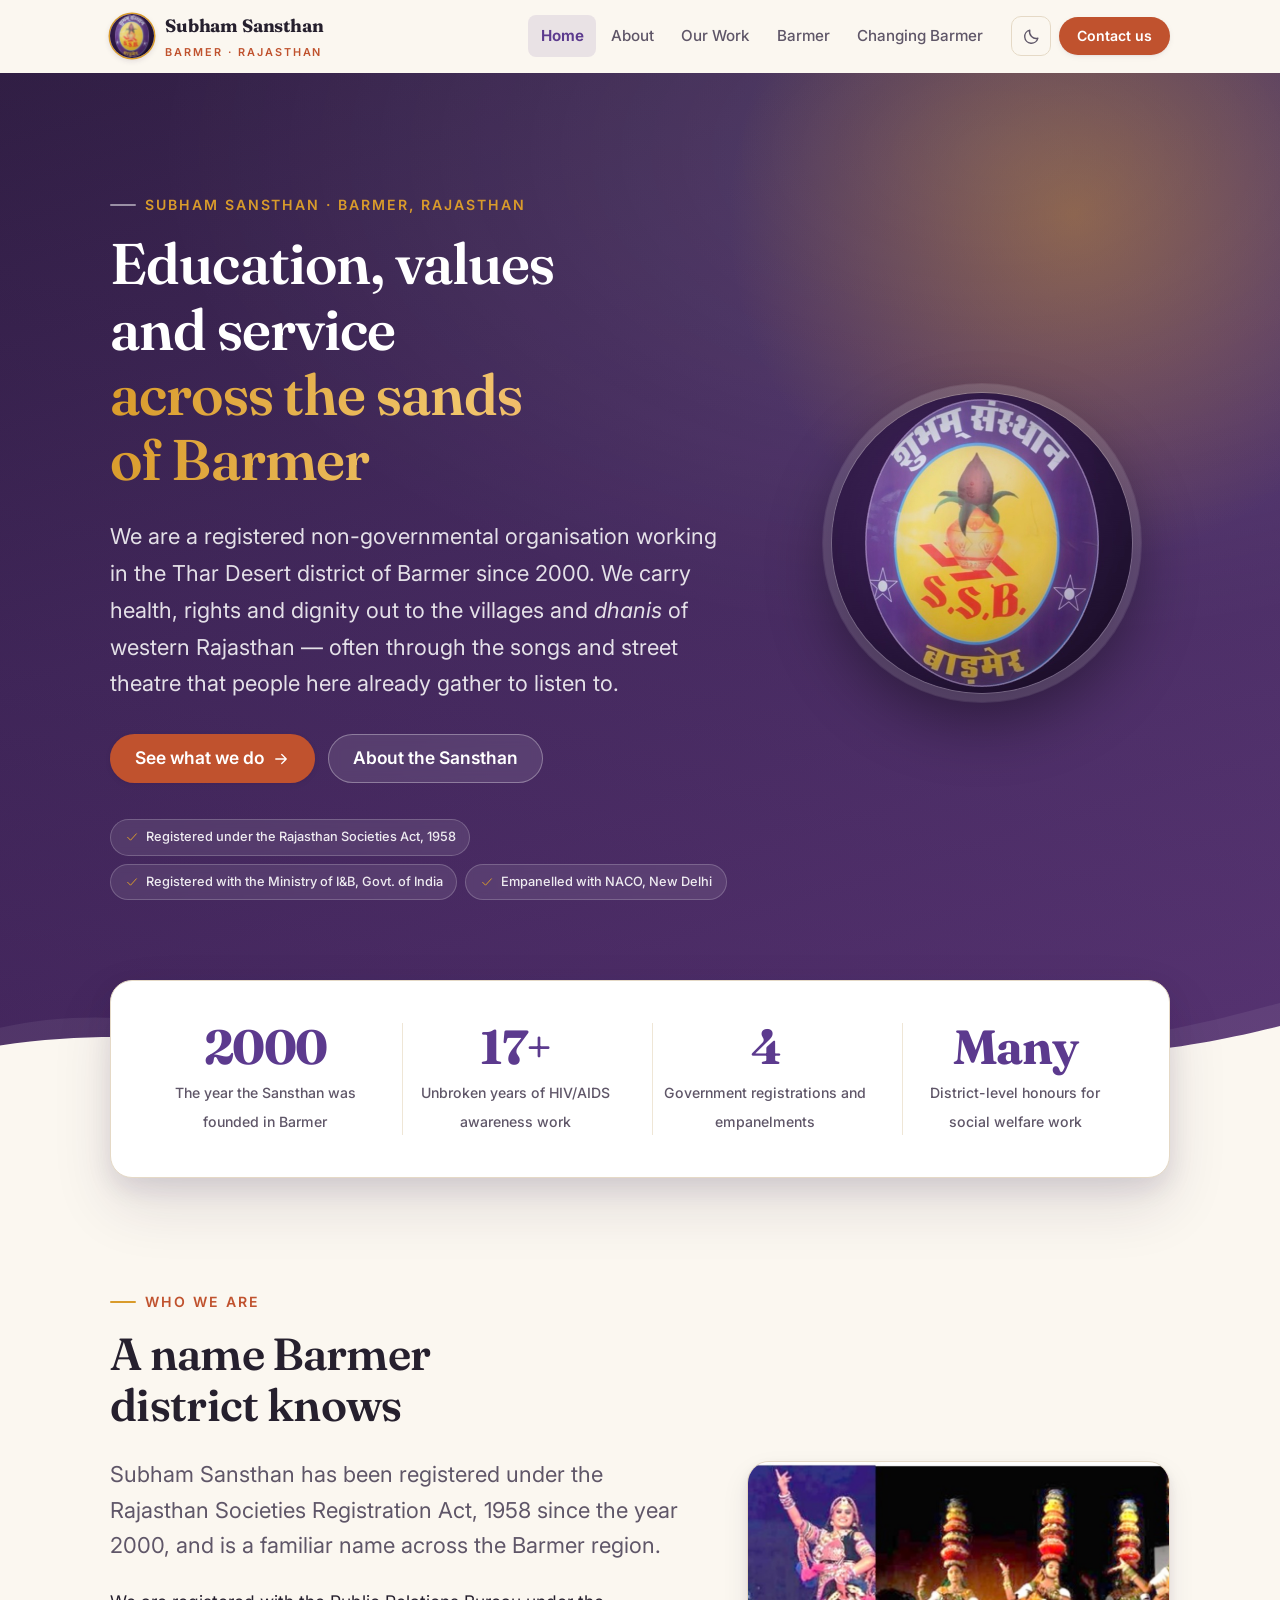
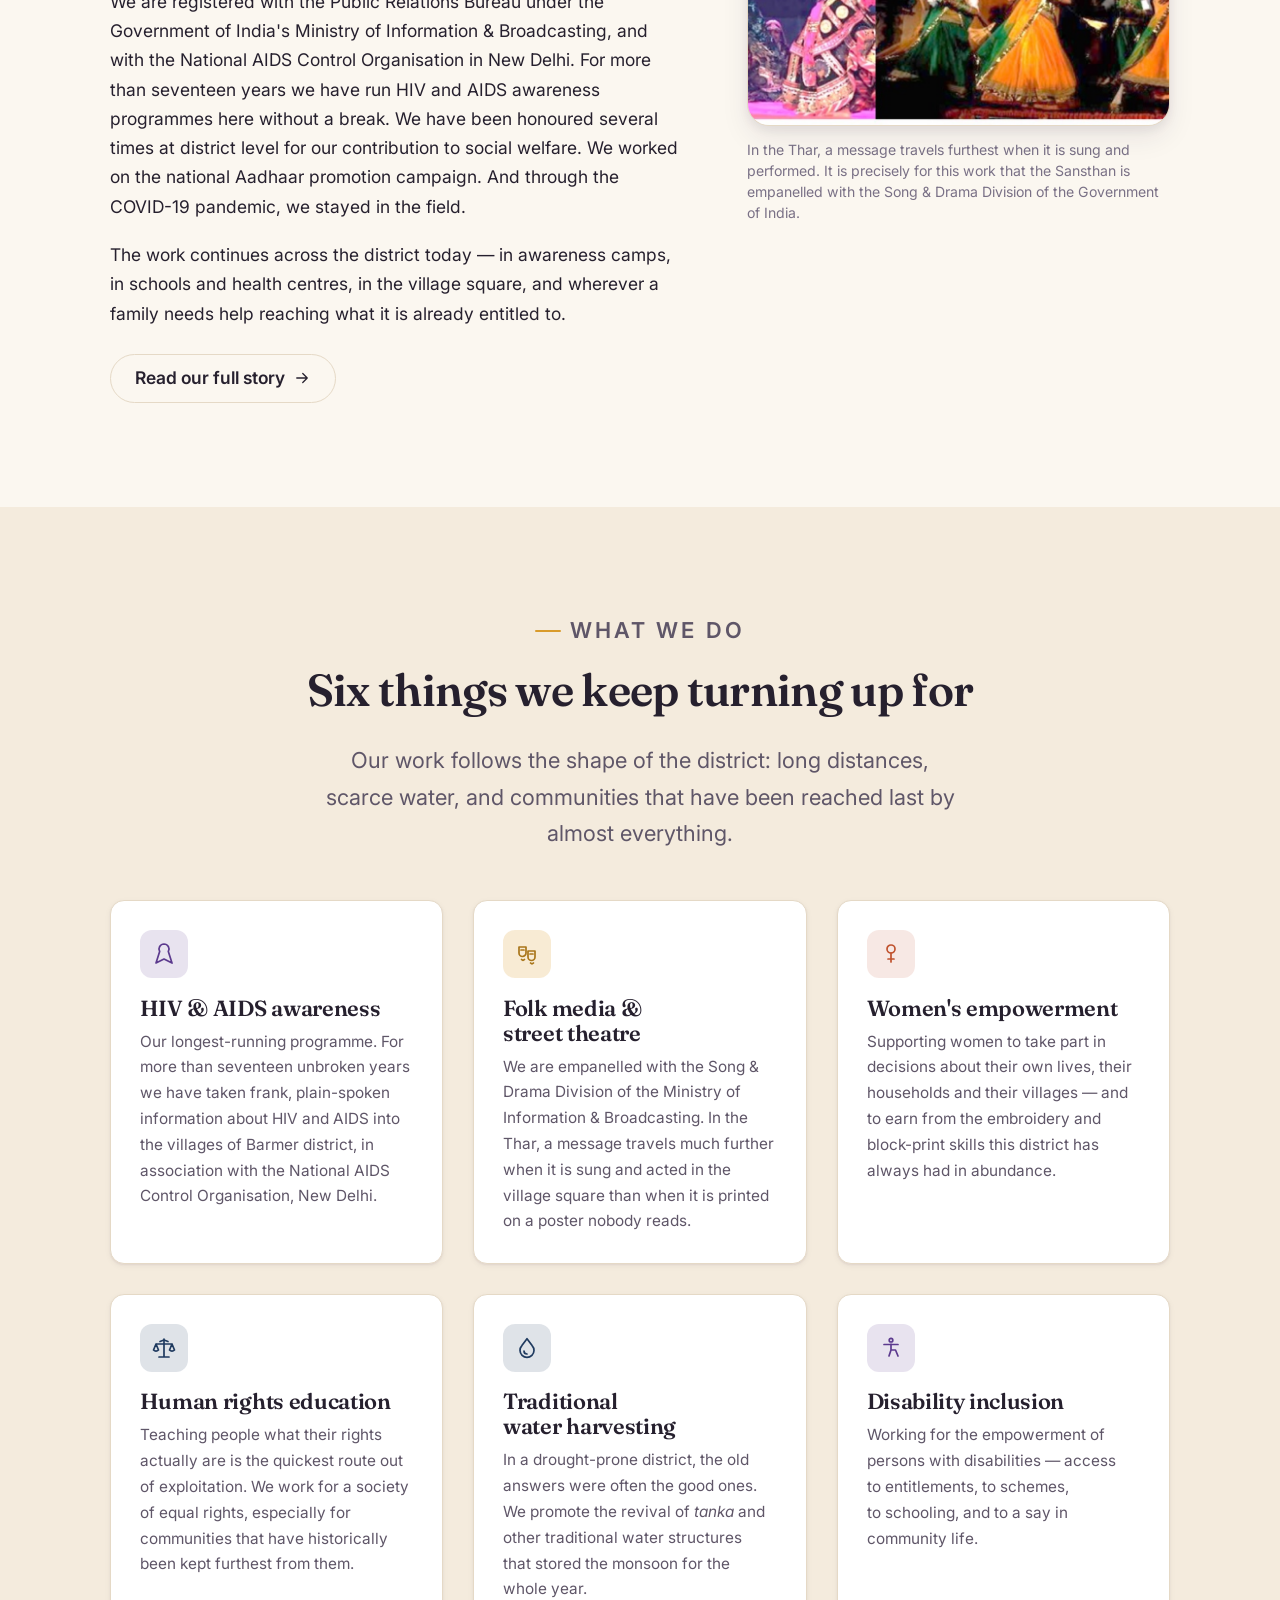
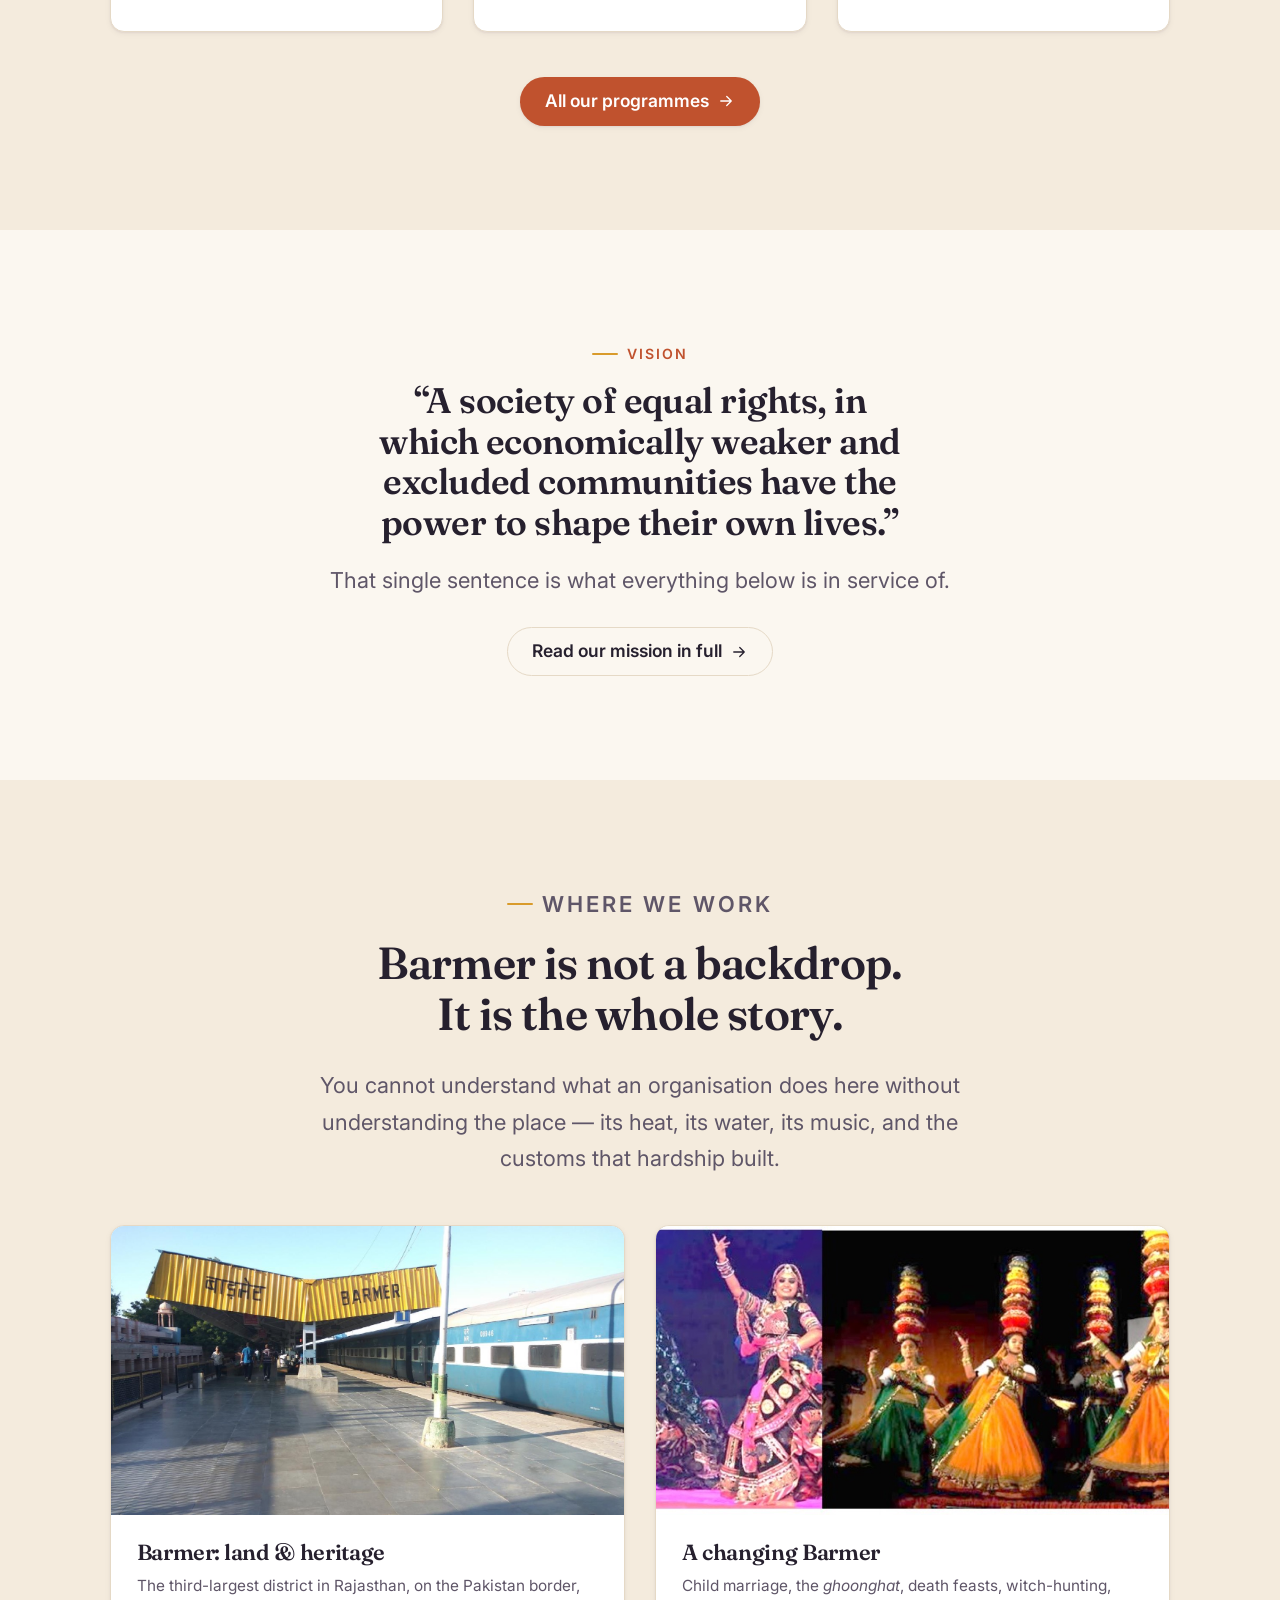
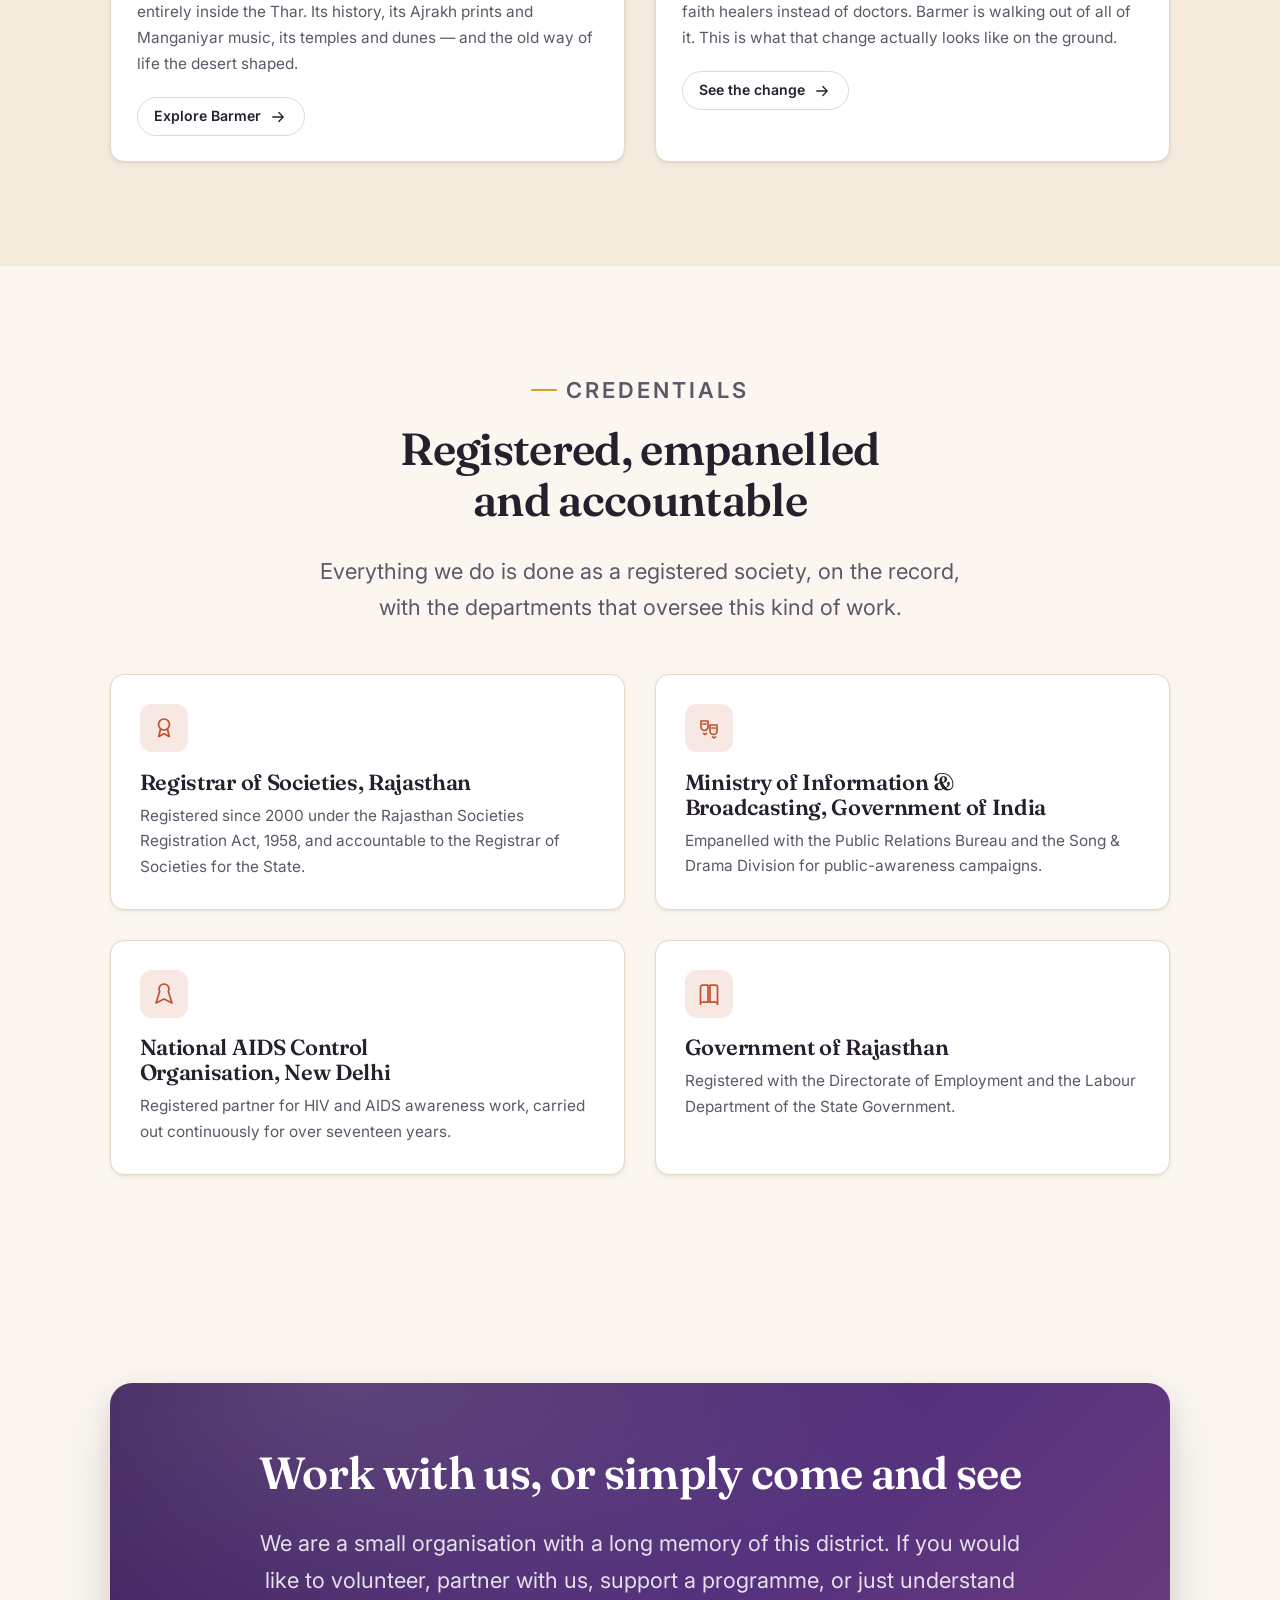
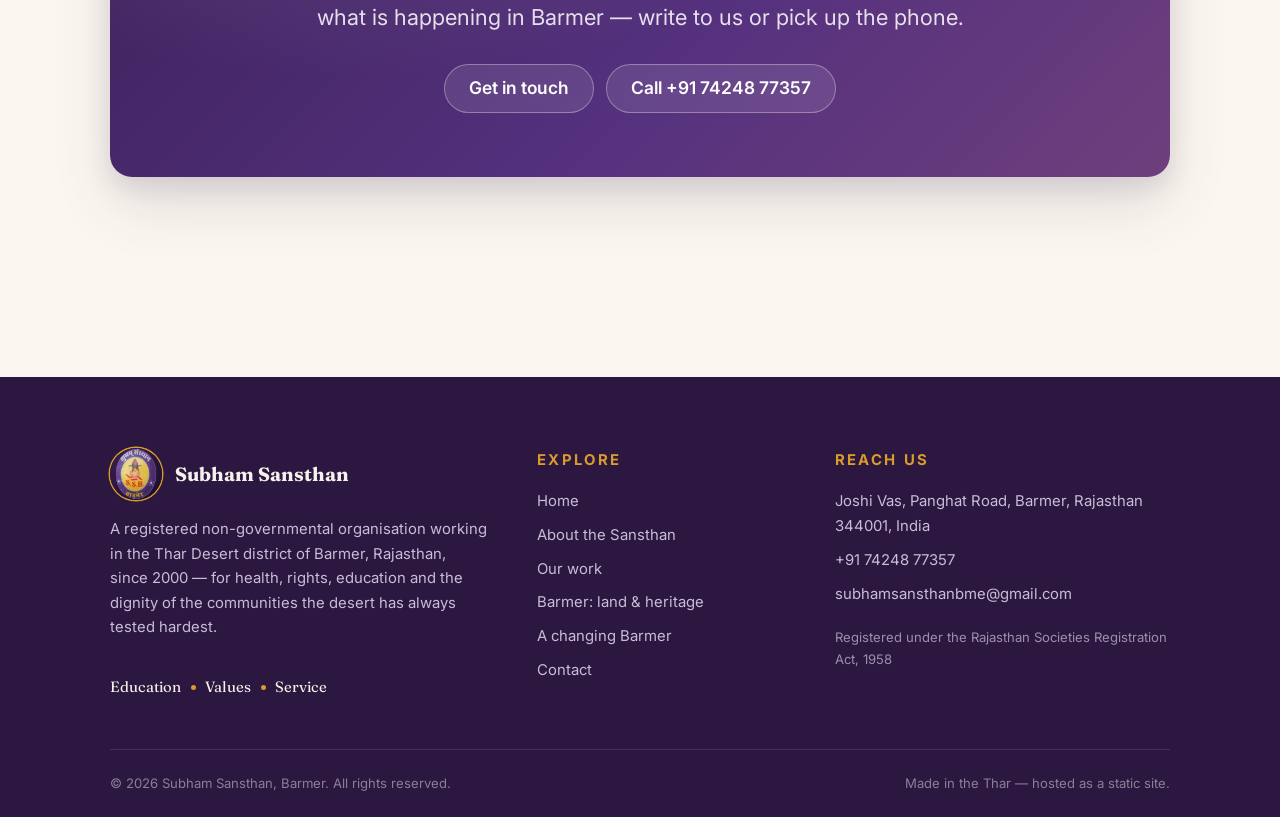
<file: index.html>
<!DOCTYPE html>
<html lang="en">
<head>
<meta charset="utf-8">
<meta name="viewport" content="width=device-width, initial-scale=1">
<title>Subham Sansthan, Barmer | NGO in the Thar Desert since 2000</title>
<meta name="description" content="Subham Sansthan is a registered NGO working in Barmer, Rajasthan since 2000 - HIV/AIDS awareness, women's empowerment, human rights education, water conservation and disability inclusion across the Thar Desert.">
<link rel="canonical" href="https://www.subhamsansthan.org/">

<meta property="og:type" content="website">
<meta property="og:site_name" content="Subham Sansthan, Barmer">
<meta property="og:title" content="Subham Sansthan, Barmer | NGO in the Thar Desert since 2000">
<meta property="og:description" content="Subham Sansthan is a registered NGO working in Barmer, Rajasthan since 2000 - HIV/AIDS awareness, women's empowerment, human rights education, water conservation and disability inclusion across the Thar Desert.">
<meta property="og:url" content="https://www.subhamsansthan.org/">
<meta property="og:image" content="https://www.subhamsansthan.org/assets/img/og-image.jpg">
<meta name="twitter:card" content="summary_large_image">

<link rel="icon" href="assets/img/favicon.svg" type="image/svg+xml">
<link rel="apple-touch-icon" href="assets/img/logo-small.jpg">
<meta name="theme-color" content="#2B1740">

<link rel="preconnect" href="https://fonts.googleapis.com">
<link rel="preconnect" href="https://fonts.gstatic.com" crossorigin>
<link href="https://fonts.googleapis.com/css2?family=Fraunces:opsz,wght@9..144,400;9..144,600;9..144,700&family=Inter:wght@400;500;600;700&display=swap" rel="stylesheet">
<link rel="stylesheet" href="assets/css/style.css">

<script>
/* set the saved theme before first paint so the page never flashes */
(function(){var d=document.documentElement;d.classList.add('js');try{var t=localStorage.getItem('ss-theme');if(t)d.setAttribute('data-theme',t);}catch(e){}})();
</script>
<script type="application/ld+json">{
  "@context": "https://schema.org",
  "@type": "NGO",
  "name": "Subham Sansthan",
  "alternateName": ["\u0936\u0941\u092d\u092e\u094d \u0938\u0902\u0938\u094d\u0925\u093e\u0928", "S.S.B. Barmer"],
  "url": "https://www.subhamsansthan.org/",
  "logo": "https://www.subhamsansthan.org/assets/img/logo.jpg",
  "foundingDate": "2000",
  "slogan": "Education, Values, Service",
  "email": "subhamsansthanbme@gmail.com",
  "telephone": "+917424877357",
  "areaServed": { "@type": "AdministrativeArea", "name": "Barmer district, Rajasthan, India" },
  "geo": { "@type": "GeoCoordinates", "latitude": 25.7447474, "longitude": 71.3874563 },
  "hasMap": "https://maps.app.goo.gl/zsfaGcL1ppoWVpbS6",
  "address": {
    "@type": "PostalAddress",
    "streetAddress": "Joshi Vas, Panghat Road",
    "addressLocality": "Barmer",
    "addressRegion": "Rajasthan",
    "postalCode": "344001",
    "addressCountry": "IN"
  }
}</script>

</head>
<body>
<a class="skip-link" href="#main">Skip to content</a>
<header class="site-header">
  <nav class="container nav" aria-label="Main">
    <a class="brand" href="index.html">
      <img src="assets/img/logo-small.jpg" alt="" width="44" height="44">
      <span>
        <span class="brand__name">Subham Sansthan</span>
        <span class="brand__place">Barmer &middot; Rajasthan</span>
      </span>
    </a>

    <ul class="nav__links" id="primary-nav">
      <li><a href="index.html" aria-current="page">Home</a></li>
      <li><a href="about.html">About</a></li>
      <li><a href="our-work.html">Our Work</a></li>
      <li><a href="barmer.html">Barmer</a></li>
      <li><a href="changing-barmer.html">Changing Barmer</a></li>
      <li class="nav__cta-mobile"><a href="contact.html">Contact</a></li>
    </ul>

    <div class="nav__actions">
      <button class="icon-btn theme-toggle" type="button" aria-label="Switch colour theme">
        <svg viewBox="0 0 24 24" fill="none" stroke="currentColor" stroke-width="1.7" stroke-linecap="round" stroke-linejoin="round" aria-hidden="true" class="moon"><path d="M20 14.2A8.4 8.4 0 0 1 9.8 4 8.4 8.4 0 1 0 20 14.2Z"/></svg>
        <svg viewBox="0 0 24 24" fill="none" stroke="currentColor" stroke-width="1.7" stroke-linecap="round" stroke-linejoin="round" aria-hidden="true" class="sun"><circle cx="12" cy="12" r="4.2"/><path d="M12 2v2.2M12 19.8V22M2 12h2.2M19.8 12H22M4.9 4.9l1.6 1.6M17.5 17.5l1.6 1.6M19.1 4.9l-1.6 1.6M6.5 17.5l-1.6 1.6"/></svg>
      </button>
      <a class="btn btn--primary btn--sm nav__cta" href="contact.html">Contact us</a>
      <button class="icon-btn nav__toggle" type="button" aria-expanded="false" aria-controls="primary-nav" aria-label="Open menu">
        <svg viewBox="0 0 24 24" fill="none" stroke="currentColor" stroke-width="1.9" stroke-linecap="round" aria-hidden="true"><path d="M4 7h16M4 12h16M4 17h16"/></svg>
      </button>
    </div>
  </nav>
</header>

<main id="main">
<section class="hero">
  <div class="hero__pattern" aria-hidden="true"></div>
  <div class="hero__glow" aria-hidden="true"></div>
  <svg class="hero__dunes" viewBox="0 0 1440 130" preserveAspectRatio="none" aria-hidden="true">
    <path d="M0 92c150-34 268 18 420 12s244-48 402-40 262 60 402 44c88-10 166-30 216-44v66H0Z" fill="rgba(255,255,255,.07)"/>
    <path d="M0 112c170-26 296 10 452 4s268-34 418-26 254 44 400 30c72-7 130-20 170-30v40H0Z" fill="var(--bg)"/>
  </svg>

  <div class="container hero__inner">
    <div>
      <p class="eyebrow">Subham Sansthan &middot; Barmer, Rajasthan</p>
      <h1>Education, values and service <span class="accent">across the sands of Barmer</span></h1>
      <p class="hero__lead">We are a registered non-governmental organisation working in the Thar Desert district of Barmer since 2000. We carry health, rights and dignity out to the villages and <em>dhanis</em> of western Rajasthan &mdash; often through the songs and street theatre that people here already gather to listen to.</p>

      <div class="btn-row">
        <a class="btn btn--primary" href="our-work.html">See what we do <svg viewBox="0 0 24 24" fill="none" stroke="currentColor" stroke-width="1.7" stroke-linecap="round" stroke-linejoin="round" aria-hidden="true"><path d="M5 12h14M13 6l6 6-6 6"/></svg></a>
        <a class="btn btn--on-dark" href="about.html">About the Sansthan</a>
      </div>

      <div class="hero__badges">
        <span class="badge"><svg viewBox="0 0 24 24" fill="none" stroke="currentColor" stroke-width="1.7" stroke-linecap="round" stroke-linejoin="round" aria-hidden="true"><path d="M4.5 12.5 9.5 17.5 19.5 6.5"/></svg> Registered under the Rajasthan Societies Act, 1958</span>
        <span class="badge"><svg viewBox="0 0 24 24" fill="none" stroke="currentColor" stroke-width="1.7" stroke-linecap="round" stroke-linejoin="round" aria-hidden="true"><path d="M4.5 12.5 9.5 17.5 19.5 6.5"/></svg> Registered with the Ministry of I&amp;B, Govt. of India</span>
        <span class="badge"><svg viewBox="0 0 24 24" fill="none" stroke="currentColor" stroke-width="1.7" stroke-linecap="round" stroke-linejoin="round" aria-hidden="true"><path d="M4.5 12.5 9.5 17.5 19.5 6.5"/></svg> Empanelled with NACO, New Delhi</span>
      </div>
    </div>

    <div class="hero__emblem">
      <img src="assets/img/logo.jpg" alt="The emblem of Subham Sansthan, Barmer: a decorated kalash within a purple and gold oval." width="300" height="300">
    </div>
  </div>
</section>

<section class="stats">
  <div class="container">
    <div class="stats__card reveal">
      <div class="stat">
        <span class="stat__num">2000</span>
        <span class="stat__label">The year the Sansthan was founded in Barmer</span>
      </div>
      <div class="stat">
        <span class="stat__num">17+</span>
        <span class="stat__label">Unbroken years of HIV/AIDS awareness work</span>
      </div>
      <div class="stat">
        <span class="stat__num">4</span>
        <span class="stat__label">Government registrations and empanelments</span>
      </div>
      <div class="stat">
        <span class="stat__num">Many</span>
        <span class="stat__label">District-level honours for social welfare work</span>
      </div>
    </div>
  </div>
</section>
<section class="section">
  <div class="container split split--wide-text">
    <div class="reveal">
      <p class="eyebrow">Who we are</p>
      <h2>A name Barmer district knows</h2>
      <p class="lead">Subham Sansthan has been registered under the Rajasthan Societies Registration Act, 1958 since the year 2000, and is a familiar name across the Barmer region.</p>
      <p>We are registered with the Public Relations Bureau under the Government of India's Ministry of Information &amp; Broadcasting, and with the National AIDS Control Organisation in New Delhi. For more than seventeen years we have run HIV and AIDS awareness programmes here without a break. We have been honoured several times at district level for our contribution to social welfare. We worked on the national Aadhaar promotion campaign. And through the COVID-19 pandemic, we stayed in the field.</p>
      <p>The work continues across the district today &mdash; in awareness camps, in schools and health centres, in the village square, and wherever a family needs help reaching what it is already entitled to.</p>
      <div class="btn-row" style="margin-top:1.6rem">
        <a class="btn btn--ghost" href="about.html">Read our full story <svg viewBox="0 0 24 24" fill="none" stroke="currentColor" stroke-width="1.7" stroke-linecap="round" stroke-linejoin="round" aria-hidden="true"><path d="M5 12h14M13 6l6 6-6 6"/></svg></a>
      </div>
    </div>

    <figure class="figure reveal">
      <div class="media">
        <img src="assets/img/barmer-folk.jpg" alt="Folk performers of western Rajasthan in traditional dress." loading="lazy">
      </div>
      <figcaption>In the Thar, a message travels furthest when it is sung and performed. It is precisely for this work that the Sansthan is empanelled with the Song &amp; Drama Division of the Government of India.</figcaption>
    </figure>
  </div>
</section>
<section class="section section--alt">
  <div class="container">
    <div class="section-head center reveal">
      <p class="eyebrow eyebrow--center">What we do</p>
      <h2>Six things we keep turning up for</h2>
      <p>Our work follows the shape of the district: long distances, scarce water, and communities that have been reached last by almost everything.</p>
    </div>

    <div class="grid grid--3">
      <article class="card card--purple reveal">
        <div class="card__icon"><svg viewBox="0 0 24 24" fill="none" stroke="currentColor" stroke-width="1.7" stroke-linecap="round" stroke-linejoin="round" aria-hidden="true"><path d="M12 2a5 5 0 0 0-4.33 7.5L4 21l8-4 8 4-3.67-11.5A5 5 0 0 0 12 2Z"/></svg></div>
        <h3>HIV &amp; AIDS awareness</h3>
        <p>Our longest-running programme. For more than seventeen unbroken years we have taken frank, plain-spoken information about HIV and AIDS into the villages of Barmer district, in association with the National AIDS Control Organisation, New Delhi.</p>
      </article>
      <article class="card card--gold reveal">
        <div class="card__icon"><svg viewBox="0 0 24 24" fill="none" stroke="currentColor" stroke-width="1.7" stroke-linecap="round" stroke-linejoin="round" aria-hidden="true"><path d="M4 5h7v6a3.5 3.5 0 0 1-7 0V5Z"/><path d="M13 9h7v6a3.5 3.5 0 0 1-7 0V9Z"/><path d="M6 8h3M15 12h3"/><path d="M6.5 17.5c.8.8 2.2.8 3 0M15.5 21c.8.8 2.2.8 3 0"/></svg></div>
        <h3>Folk media &amp; street theatre</h3>
        <p>We are empanelled with the Song &amp; Drama Division of the Ministry of Information &amp; Broadcasting. In the Thar, a message travels much further when it is sung and acted in the village square than when it is printed on a poster nobody reads.</p>
      </article>
      <article class="card card--terracotta reveal">
        <div class="card__icon"><svg viewBox="0 0 24 24" fill="none" stroke="currentColor" stroke-width="1.7" stroke-linecap="round" stroke-linejoin="round" aria-hidden="true"><circle cx="12" cy="7" r="4"/><path d="M12 11v9M9 17h6"/></svg></div>
        <h3>Women's empowerment</h3>
        <p>Supporting women to take part in decisions about their own lives, their households and their villages &mdash; and to earn from the embroidery and block-print skills this district has always had in abundance.</p>
      </article>
      <article class="card card--indigo reveal">
        <div class="card__icon"><svg viewBox="0 0 24 24" fill="none" stroke="currentColor" stroke-width="1.7" stroke-linecap="round" stroke-linejoin="round" aria-hidden="true"><path d="M12 3v18M7 21h10M4 8h16M4 8l-2.5 6a3.5 3.5 0 0 0 5 0L4 8Zm16 0-2.5 6a3.5 3.5 0 0 0 5 0L20 8Z"/><path d="M8 5.5 12 4l4 1.5"/></svg></div>
        <h3>Human rights education</h3>
        <p>Teaching people what their rights actually are is the quickest route out of exploitation. We work for a society of equal rights, especially for communities that have historically been kept furthest from them.</p>
      </article>
      <article class="card card--indigo reveal">
        <div class="card__icon"><svg viewBox="0 0 24 24" fill="none" stroke="currentColor" stroke-width="1.7" stroke-linecap="round" stroke-linejoin="round" aria-hidden="true"><path d="M12 2.7 6.9 9.6a7 7 0 1 0 10.2 0L12 2.7Z"/><path d="M9 15a3 3 0 0 0 3 3"/></svg></div>
        <h3>Traditional water harvesting</h3>
        <p>In a drought-prone district, the old answers were often the good ones. We promote the revival of <em>tanka</em> and other traditional water structures that stored the monsoon for the whole year.</p>
      </article>
      <article class="card card--purple reveal">
        <div class="card__icon"><svg viewBox="0 0 24 24" fill="none" stroke="currentColor" stroke-width="1.7" stroke-linecap="round" stroke-linejoin="round" aria-hidden="true"><circle cx="12" cy="4.2" r="1.8"/><path d="M5 8.5h14M12 8v6h4.5l2.5 6M12 14l-2 6"/></svg></div>
        <h3>Disability inclusion</h3>
        <p>Working for the empowerment of persons with disabilities &mdash; access to entitlements, to schemes, to schooling, and to a say in community life.</p>
      </article>
    </div>

    <div class="btn-row center" style="margin-top:2.8rem">
      <a class="btn btn--primary" href="our-work.html">All our programmes <svg viewBox="0 0 24 24" fill="none" stroke="currentColor" stroke-width="1.7" stroke-linecap="round" stroke-linejoin="round" aria-hidden="true"><path d="M5 12h14M13 6l6 6-6 6"/></svg></a>
    </div>
  </div>
</section>
<section class="section">
  <div class="container container--narrow center">
    <div class="reveal">
      <p class="eyebrow eyebrow--center">Vision</p>
      <h2 style="font-size:var(--step-3)">&ldquo;A society of equal rights, in which economically weaker and excluded communities have the power to shape their own lives.&rdquo;</h2>
      <p class="lead">That single sentence is what everything below is in service of.</p>
      <div class="btn-row center" style="margin-top:1.8rem">
        <a class="btn btn--ghost" href="about.html#mission">Read our mission in full <svg viewBox="0 0 24 24" fill="none" stroke="currentColor" stroke-width="1.7" stroke-linecap="round" stroke-linejoin="round" aria-hidden="true"><path d="M5 12h14M13 6l6 6-6 6"/></svg></a>
      </div>
    </div>
  </div>
</section>
<section class="section section--alt">
  <div class="container">
    <div class="section-head center reveal">
      <p class="eyebrow eyebrow--center">Where we work</p>
      <h2>Barmer is not a backdrop. It is the whole story.</h2>
      <p>You cannot understand what an organisation does here without understanding the place &mdash; its heat, its water, its music, and the customs that hardship built.</p>
    </div>

    <div class="grid grid--2">
      <article class="card reveal" style="padding:0;overflow:hidden">
        <img src="assets/img/barmer-desert.jpg" alt="Barmer railway station platform, with the station name painted in Hindi and English on a yellow canopy." loading="lazy" style="aspect-ratio:16/9;object-fit:cover;width:100%">
        <div style="padding:1.6rem">
          <h3>Barmer: land &amp; heritage</h3>
          <p>The third-largest district in Rajasthan, on the Pakistan border, entirely inside the Thar. Its history, its Ajrakh prints and Manganiyar music, its temples and dunes &mdash; and the old way of life the desert shaped.</p>
          <div class="btn-row" style="margin-top:1.3rem"><a class="btn btn--ghost btn--sm" href="barmer.html">Explore Barmer <svg viewBox="0 0 24 24" fill="none" stroke="currentColor" stroke-width="1.7" stroke-linecap="round" stroke-linejoin="round" aria-hidden="true"><path d="M5 12h14M13 6l6 6-6 6"/></svg></a></div>
        </div>
      </article>

      <article class="card reveal" style="padding:0;overflow:hidden">
        <img src="assets/img/barmer-folk.jpg" alt="Folk dancers of western Rajasthan performing in traditional dress." loading="lazy" style="aspect-ratio:16/9;object-fit:cover;width:100%">
        <div style="padding:1.6rem">
          <h3>A changing Barmer</h3>
          <p>Child marriage, the <em>ghoonghat</em>, death feasts, witch-hunting, faith healers instead of doctors. Barmer is walking out of all of it. This is what that change actually looks like on the ground.</p>
          <div class="btn-row" style="margin-top:1.3rem"><a class="btn btn--ghost btn--sm" href="changing-barmer.html">See the change <svg viewBox="0 0 24 24" fill="none" stroke="currentColor" stroke-width="1.7" stroke-linecap="round" stroke-linejoin="round" aria-hidden="true"><path d="M5 12h14M13 6l6 6-6 6"/></svg></a></div>
        </div>
      </article>
    </div>
  </div>
</section>
<section class="section">
  <div class="container">
    <div class="section-head center reveal">
      <p class="eyebrow eyebrow--center">Credentials</p>
      <h2>Registered, empanelled and accountable</h2>
      <p>Everything we do is done as a registered society, on the record, with the departments that oversee this kind of work.</p>
    </div>
    <div class="grid grid--pair">
      <article class="card reveal">
        <div class="card__icon"><svg viewBox="0 0 24 24" fill="none" stroke="currentColor" stroke-width="1.7" stroke-linecap="round" stroke-linejoin="round" aria-hidden="true"><circle cx="12" cy="8.5" r="5.5"/><path d="m8.4 13.4-1.6 7.1 5.2-2.8 5.2 2.8-1.6-7.1"/></svg></div>
        <h3 style="font-size:var(--step-1)">Registrar of Societies, Rajasthan</h3>
        <p>Registered since 2000 under the Rajasthan Societies Registration Act, 1958, and accountable to the Registrar of Societies for the State.</p>
      </article>
      <article class="card reveal">
        <div class="card__icon"><svg viewBox="0 0 24 24" fill="none" stroke="currentColor" stroke-width="1.7" stroke-linecap="round" stroke-linejoin="round" aria-hidden="true"><path d="M4 5h7v6a3.5 3.5 0 0 1-7 0V5Z"/><path d="M13 9h7v6a3.5 3.5 0 0 1-7 0V9Z"/><path d="M6 8h3M15 12h3"/><path d="M6.5 17.5c.8.8 2.2.8 3 0M15.5 21c.8.8 2.2.8 3 0"/></svg></div>
        <h3 style="font-size:var(--step-1)">Ministry of Information &amp; Broadcasting, Government of India</h3>
        <p>Empanelled with the Public Relations Bureau and the Song &amp; Drama Division for public-awareness campaigns.</p>
      </article>
      <article class="card reveal">
        <div class="card__icon"><svg viewBox="0 0 24 24" fill="none" stroke="currentColor" stroke-width="1.7" stroke-linecap="round" stroke-linejoin="round" aria-hidden="true"><path d="M12 2a5 5 0 0 0-4.33 7.5L4 21l8-4 8 4-3.67-11.5A5 5 0 0 0 12 2Z"/></svg></div>
        <h3 style="font-size:var(--step-1)">National AIDS Control Organisation, New Delhi</h3>
        <p>Registered partner for HIV and AIDS awareness work, carried out continuously for over seventeen years.</p>
      </article>
      <article class="card reveal">
        <div class="card__icon"><svg viewBox="0 0 24 24" fill="none" stroke="currentColor" stroke-width="1.7" stroke-linecap="round" stroke-linejoin="round" aria-hidden="true"><path d="M3.5 5.2A2 2 0 0 1 5.5 3.2H11v17H5.5a2 2 0 0 0-2 2V5.2Z"/><path d="M20.5 5.2a2 2 0 0 0-2-2H13v17h5.5a2 2 0 0 1 2 2V5.2Z"/></svg></div>
        <h3 style="font-size:var(--step-1)">Government of Rajasthan</h3>
        <p>Registered with the Directorate of Employment and the Labour Department of the State Government.</p>
      </article>
    </div>
  </div>
</section>
<section class="section">
  <div class="container">
    <div class="cta-band reveal">
      <h2>Work with us, or simply come and see</h2>
      <p>We are a small organisation with a long memory of this district. If you would like to volunteer, partner with us, support a programme, or just understand what is happening in Barmer &mdash; write to us or pick up the phone.</p>
      <div class="btn-row center" style="margin-top:1.8rem">
        <a class="btn btn--on-dark" href="contact.html">Get in touch</a>
        <a class="btn btn--on-dark" href="tel:+917424877357">Call +91 74248 77357</a>
      </div>
    </div>
  </div>
</section>
</main>

<footer class="site-footer">
  <div class="container">
    <div class="footer__grid">
      <div>
        <a class="footer__brand" href="index.html">
          <img src="assets/img/logo-small.jpg" alt="" width="52" height="52">
          <span>Subham Sansthan</span>
        </a>
        <p>A registered non-governmental organisation working in the Thar Desert district of Barmer, Rajasthan, since 2000 &mdash; for health, rights, education and the dignity of the communities the desert has always tested hardest.</p>
        <p class="footer__motto">Education <i></i> Values <i></i> Service</p>
      </div>

      <div>
        <p class="footer__title">Explore</p>
        <ul class="footer__list">
          <li><a href="index.html">Home</a></li>
          <li><a href="about.html">About the Sansthan</a></li>
          <li><a href="our-work.html">Our work</a></li>
          <li><a href="barmer.html">Barmer: land &amp; heritage</a></li>
          <li><a href="changing-barmer.html">A changing Barmer</a></li>
          <li><a href="contact.html">Contact</a></li>
        </ul>
      </div>

      <div>
        <p class="footer__title">Reach us</p>
        <ul class="footer__list">
          <li>Joshi Vas, Panghat Road, Barmer, Rajasthan 344001, India</li>
          <li><a href="tel:+917424877357">+91 74248 77357</a></li>
          <li><a href="mailto:subhamsansthanbme@gmail.com">subhamsansthanbme@gmail.com</a></li>
        </ul>
        <p style="margin-top:1.3rem;font-size:.82rem;opacity:.72">
          Registered under the Rajasthan Societies Registration Act, 1958
        </p>
      </div>
    </div>

    <div class="footer__bottom">
      <span>&copy; <span data-year>2026</span> Subham Sansthan, Barmer. All rights reserved.</span>
      <span>Made in the Thar &mdash; hosted as a static site.</span>
    </div>
  </div>
</footer>

<script src="assets/js/main.js" defer></script>
</body>
</html>
</file>
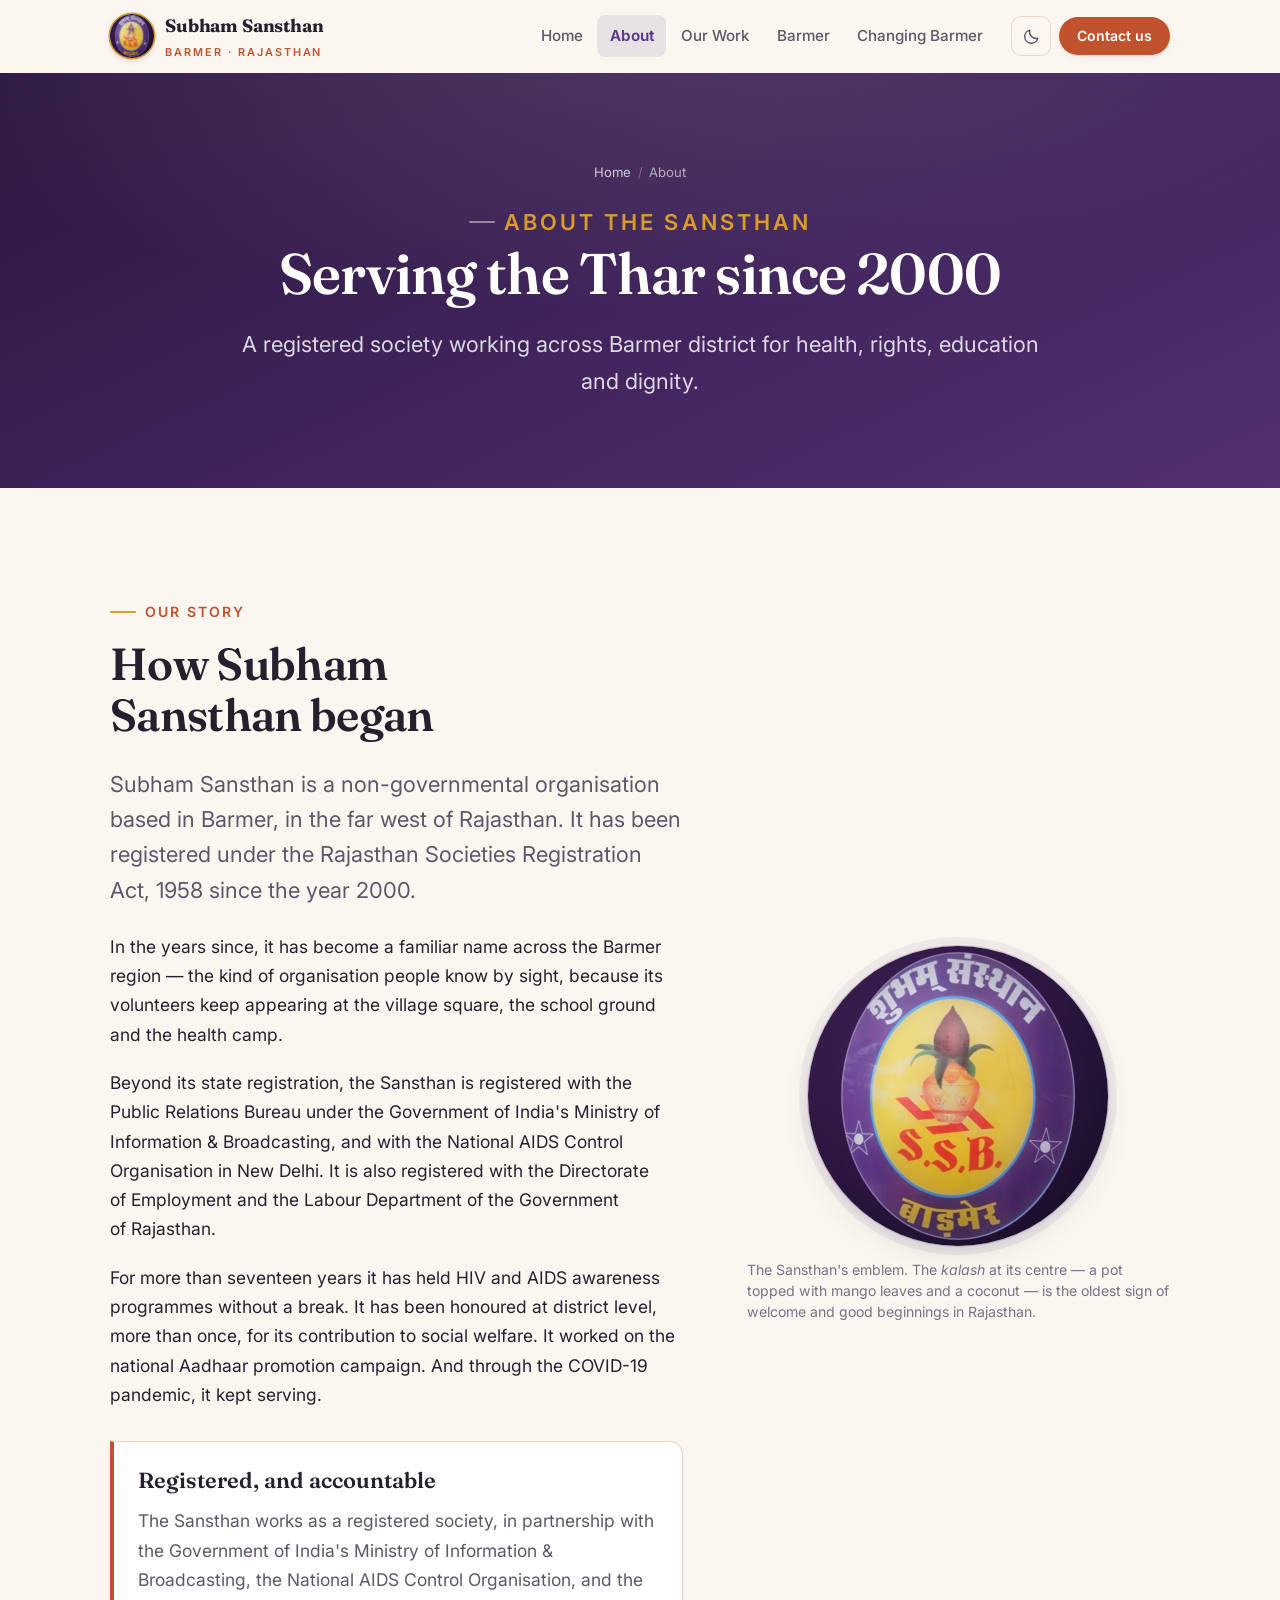
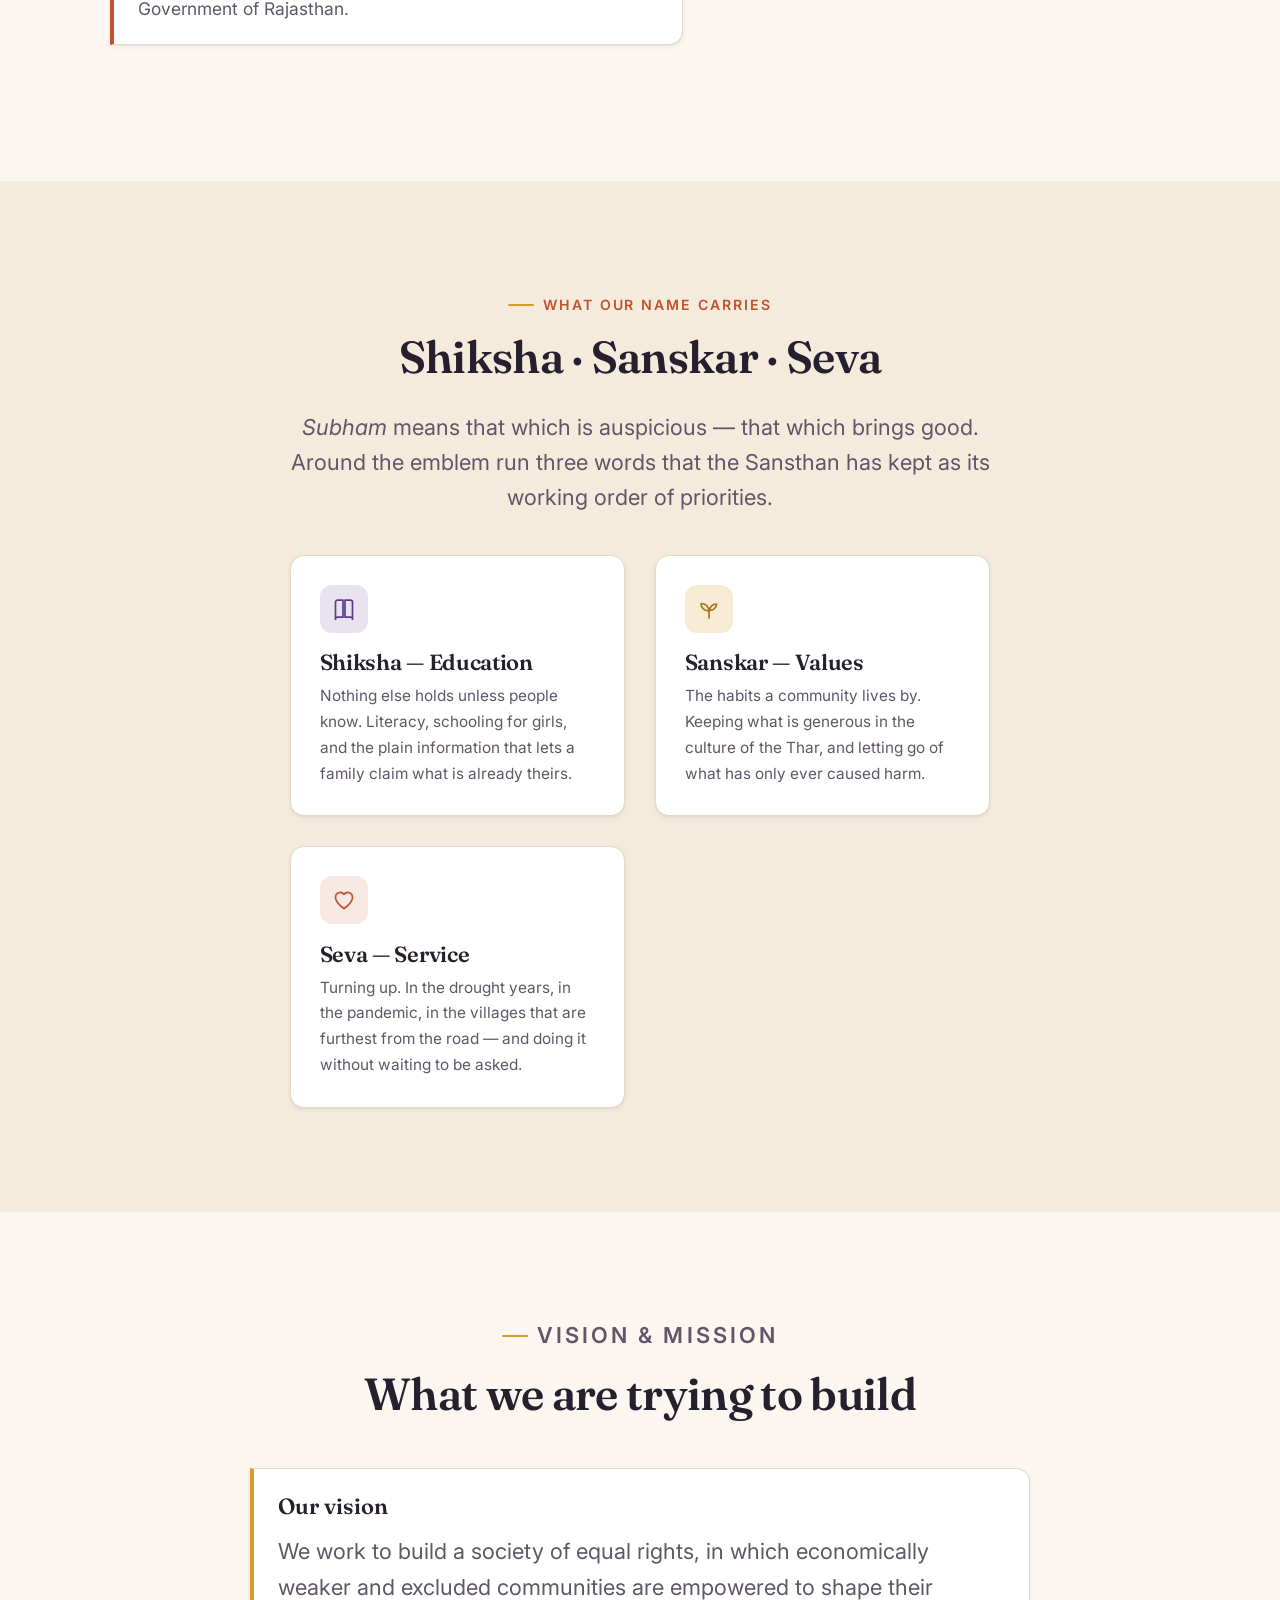
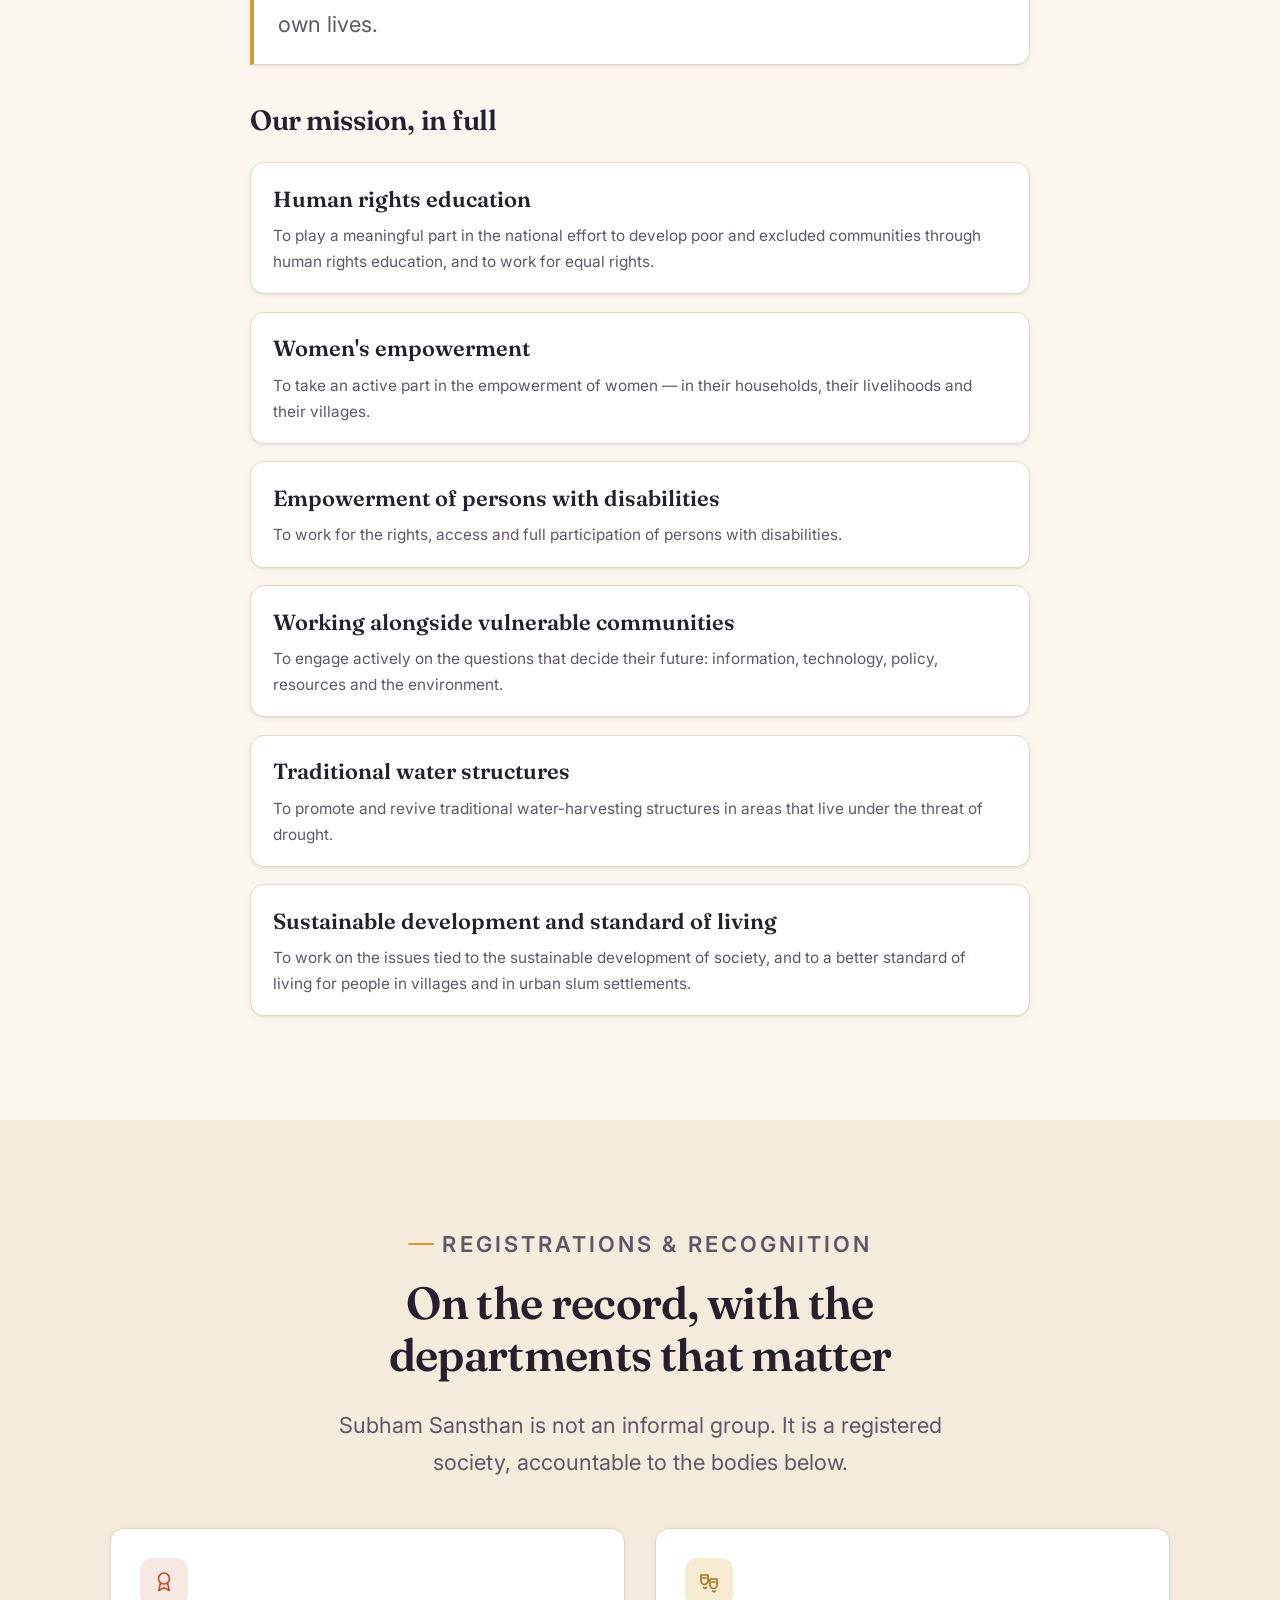
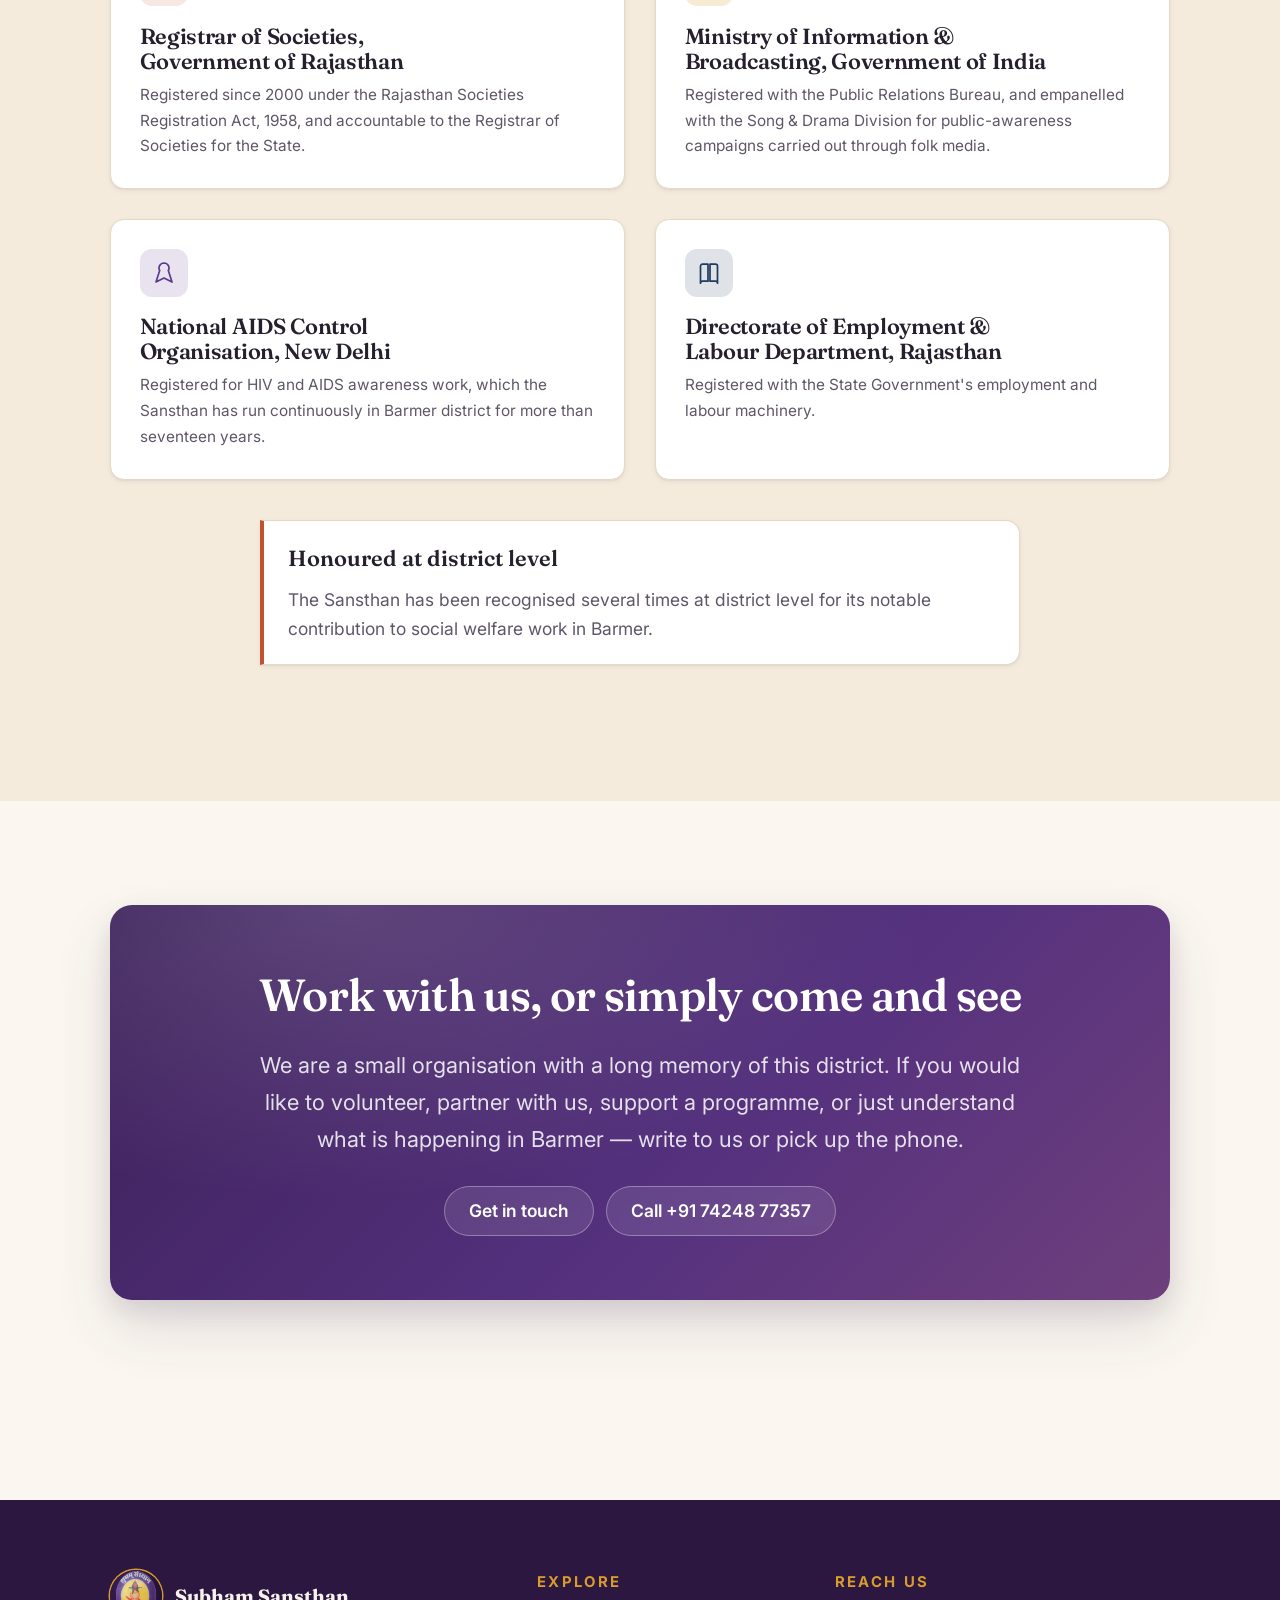
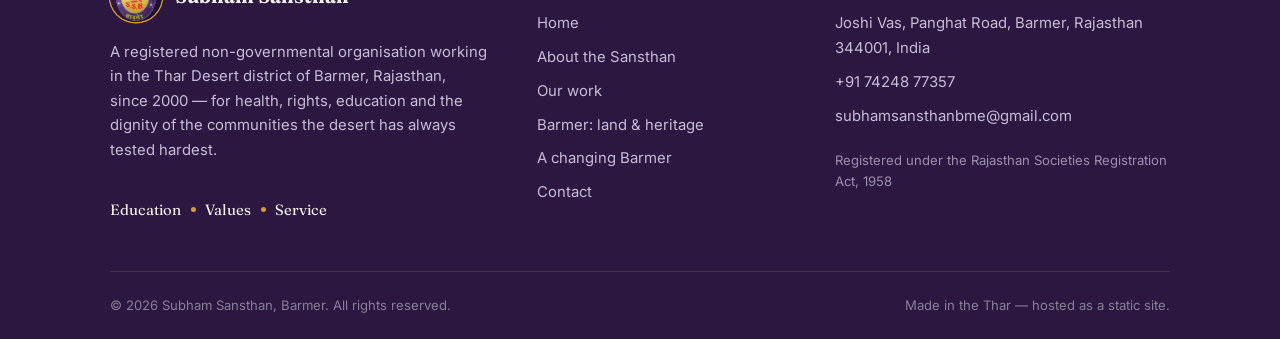
<file: about.html>
<!DOCTYPE html>
<html lang="en">
<head>
<meta charset="utf-8">
<meta name="viewport" content="width=device-width, initial-scale=1">
<title>About Subham Sansthan | Registered NGO in Barmer since 2000</title>
<meta name="description" content="About Subham Sansthan, Barmer - a society registered in 2000 under the Rajasthan Societies Registration Act 1958, empanelled with the Government of India's Ministry of Information & Broadcasting and with NACO, New Delhi.">
<link rel="canonical" href="https://www.subhamsansthan.org/about.html">

<meta property="og:type" content="website">
<meta property="og:site_name" content="Subham Sansthan, Barmer">
<meta property="og:title" content="About Subham Sansthan | Registered NGO in Barmer since 2000">
<meta property="og:description" content="About Subham Sansthan, Barmer - a society registered in 2000 under the Rajasthan Societies Registration Act 1958, empanelled with the Government of India's Ministry of Information & Broadcasting and with NACO, New Delhi.">
<meta property="og:url" content="https://www.subhamsansthan.org/about.html">
<meta property="og:image" content="https://www.subhamsansthan.org/assets/img/og-image.jpg">
<meta name="twitter:card" content="summary_large_image">

<link rel="icon" href="assets/img/favicon.svg" type="image/svg+xml">
<link rel="apple-touch-icon" href="assets/img/logo-small.jpg">
<meta name="theme-color" content="#2B1740">

<link rel="preconnect" href="https://fonts.googleapis.com">
<link rel="preconnect" href="https://fonts.gstatic.com" crossorigin>
<link href="https://fonts.googleapis.com/css2?family=Fraunces:opsz,wght@9..144,400;9..144,600;9..144,700&family=Inter:wght@400;500;600;700&display=swap" rel="stylesheet">
<link rel="stylesheet" href="assets/css/style.css">

<script>
/* set the saved theme before first paint so the page never flashes */
(function(){var d=document.documentElement;d.classList.add('js');try{var t=localStorage.getItem('ss-theme');if(t)d.setAttribute('data-theme',t);}catch(e){}})();
</script>
<script type="application/ld+json">{
  "@context": "https://schema.org",
  "@type": "NGO",
  "name": "Subham Sansthan",
  "alternateName": ["\u0936\u0941\u092d\u092e\u094d \u0938\u0902\u0938\u094d\u0925\u093e\u0928", "S.S.B. Barmer"],
  "url": "https://www.subhamsansthan.org/",
  "logo": "https://www.subhamsansthan.org/assets/img/logo.jpg",
  "foundingDate": "2000",
  "slogan": "Education, Values, Service",
  "email": "subhamsansthanbme@gmail.com",
  "telephone": "+917424877357",
  "areaServed": { "@type": "AdministrativeArea", "name": "Barmer district, Rajasthan, India" },
  "geo": { "@type": "GeoCoordinates", "latitude": 25.7447474, "longitude": 71.3874563 },
  "hasMap": "https://maps.app.goo.gl/zsfaGcL1ppoWVpbS6",
  "address": {
    "@type": "PostalAddress",
    "streetAddress": "Joshi Vas, Panghat Road",
    "addressLocality": "Barmer",
    "addressRegion": "Rajasthan",
    "postalCode": "344001",
    "addressCountry": "IN"
  }
}</script>

</head>
<body>
<a class="skip-link" href="#main">Skip to content</a>
<header class="site-header">
  <nav class="container nav" aria-label="Main">
    <a class="brand" href="index.html">
      <img src="assets/img/logo-small.jpg" alt="" width="44" height="44">
      <span>
        <span class="brand__name">Subham Sansthan</span>
        <span class="brand__place">Barmer &middot; Rajasthan</span>
      </span>
    </a>

    <ul class="nav__links" id="primary-nav">
      <li><a href="index.html">Home</a></li>
      <li><a href="about.html" aria-current="page">About</a></li>
      <li><a href="our-work.html">Our Work</a></li>
      <li><a href="barmer.html">Barmer</a></li>
      <li><a href="changing-barmer.html">Changing Barmer</a></li>
      <li class="nav__cta-mobile"><a href="contact.html">Contact</a></li>
    </ul>

    <div class="nav__actions">
      <button class="icon-btn theme-toggle" type="button" aria-label="Switch colour theme">
        <svg viewBox="0 0 24 24" fill="none" stroke="currentColor" stroke-width="1.7" stroke-linecap="round" stroke-linejoin="round" aria-hidden="true" class="moon"><path d="M20 14.2A8.4 8.4 0 0 1 9.8 4 8.4 8.4 0 1 0 20 14.2Z"/></svg>
        <svg viewBox="0 0 24 24" fill="none" stroke="currentColor" stroke-width="1.7" stroke-linecap="round" stroke-linejoin="round" aria-hidden="true" class="sun"><circle cx="12" cy="12" r="4.2"/><path d="M12 2v2.2M12 19.8V22M2 12h2.2M19.8 12H22M4.9 4.9l1.6 1.6M17.5 17.5l1.6 1.6M19.1 4.9l-1.6 1.6M6.5 17.5l-1.6 1.6"/></svg>
      </button>
      <a class="btn btn--primary btn--sm nav__cta" href="contact.html">Contact us</a>
      <button class="icon-btn nav__toggle" type="button" aria-expanded="false" aria-controls="primary-nav" aria-label="Open menu">
        <svg viewBox="0 0 24 24" fill="none" stroke="currentColor" stroke-width="1.9" stroke-linecap="round" aria-hidden="true"><path d="M4 7h16M4 12h16M4 17h16"/></svg>
      </button>
    </div>
  </nav>
</header>

<main id="main">
<section class="page-head">
  <div class="container">
    <ol class="breadcrumb">
      <li><a href="index.html">Home</a></li>
      <li>About</li>
    </ol>
    <p class="eyebrow eyebrow--center">About the Sansthan</p>
    <h1>Serving the Thar since 2000</h1>
    <p>A registered society working across Barmer district for health, rights, education and dignity.</p>
  </div>
</section>

<section class="section">
  <div class="container split split--wide-text">
    <div class="reveal">
      <p class="eyebrow">Our story</p>
      <h2>How Subham Sansthan began</h2>
      <p class="lead">Subham Sansthan is a non-governmental organisation based in Barmer, in the far west of Rajasthan. It has been registered under the Rajasthan Societies Registration Act, 1958 since the year 2000.</p>
      <p>In the years since, it has become a familiar name across the Barmer region &mdash; the kind of organisation people know by sight, because its volunteers keep appearing at the village square, the school ground and the health camp.</p>
      <p>Beyond its state registration, the Sansthan is registered with the Public Relations Bureau under the Government of India's Ministry of Information &amp; Broadcasting, and with the National AIDS Control Organisation in New Delhi. It is also registered with the Directorate of Employment and the Labour Department of the Government of Rajasthan.</p>
      <p>For more than seventeen years it has held HIV and AIDS awareness programmes without a break. It has been honoured at district level, more than once, for its contribution to social welfare. It worked on the national Aadhaar promotion campaign. And through the COVID-19 pandemic, it kept serving.</p>
      <div class="callout">
        <span class="callout__title">Registered, and accountable</span>
        <p>The Sansthan works as a registered society, in partnership with the Government of India's Ministry of Information &amp; Broadcasting, the National AIDS Control Organisation, and the Government of Rajasthan.</p>
      </div>
    </div>

    <figure class="figure reveal">
      <div class="emblem-plate">
        <img src="assets/img/logo.jpg" alt="The emblem of Subham Sansthan: a decorated kalash topped with mango leaves and a coconut, inside a purple oval bearing the name in Hindi and the word Barmer." width="512" height="512" loading="lazy">
      </div>
      <figcaption>The Sansthan's emblem. The <em>kalash</em> at its centre &mdash; a pot topped with mango leaves and a coconut &mdash; is the oldest sign of welcome and good beginnings in Rajasthan.</figcaption>
    </figure>
  </div>
</section>

<section class="section section--alt">
  <div class="container container--narrow center reveal">
    <p class="eyebrow eyebrow--center">What our name carries</p>
    <h2>Shiksha &middot; Sanskar &middot; Seva</h2>
    <p class="lead"><em>Subham</em> means that which is auspicious &mdash; that which brings good. Around the emblem run three words that the Sansthan has kept as its working order of priorities.</p>
    <div class="grid grid--3" style="margin-top:2.5rem;text-align:left">
      <article class="card card--purple">
        <div class="card__icon"><svg viewBox="0 0 24 24" fill="none" stroke="currentColor" stroke-width="1.7" stroke-linecap="round" stroke-linejoin="round" aria-hidden="true"><path d="M3.5 5.2A2 2 0 0 1 5.5 3.2H11v17H5.5a2 2 0 0 0-2 2V5.2Z"/><path d="M20.5 5.2a2 2 0 0 0-2-2H13v17h5.5a2 2 0 0 1 2 2V5.2Z"/></svg></div>
        <h3>Shiksha &mdash; Education</h3>
        <p>Nothing else holds unless people know. Literacy, schooling for girls, and the plain information that lets a family claim what is already theirs.</p>
      </article>
      <article class="card card--gold">
        <div class="card__icon"><svg viewBox="0 0 24 24" fill="none" stroke="currentColor" stroke-width="1.7" stroke-linecap="round" stroke-linejoin="round" aria-hidden="true"><path d="M12 21v-7"/><path d="M12 14C12 9.5 8.5 6.5 4 6.5c0 4.5 3.5 7.5 8 7.5Z"/><path d="M12.6 13.4C12.6 9.6 15.6 7 19.5 7c0 3.8-3 6.4-6.9 6.4Z"/></svg></div>
        <h3>Sanskar &mdash; Values</h3>
        <p>The habits a community lives by. Keeping what is generous in the culture of the Thar, and letting go of what has only ever caused harm.</p>
      </article>
      <article class="card">
        <div class="card__icon"><svg viewBox="0 0 24 24" fill="none" stroke="currentColor" stroke-width="1.7" stroke-linecap="round" stroke-linejoin="round" aria-hidden="true"><path d="M12 20.5S3.5 15 3.5 9.2A4.7 4.7 0 0 1 12 6.4a4.7 4.7 0 0 1 8.5 2.8C20.5 15 12 20.5 12 20.5Z"/></svg></div>
        <h3>Seva &mdash; Service</h3>
        <p>Turning up. In the drought years, in the pandemic, in the villages that are furthest from the road &mdash; and doing it without waiting to be asked.</p>
      </article>
    </div>
  </div>
</section>

<section class="section" id="mission">
  <div class="container">
    <div class="section-head center reveal">
      <p class="eyebrow eyebrow--center">Vision &amp; mission</p>
      <h2>What we are trying to build</h2>
    </div>

    <div class="container--narrow mx-auto">
      <div class="callout reveal" style="border-left-color:var(--marigold)">
        <span class="callout__title">Our vision</span>
        <p style="font-size:var(--step-1)">We work to build a society of equal rights, in which economically weaker and excluded communities are empowered to shape their own lives.</p>
      </div>

      <h3 class="reveal" style="margin-top:2.5rem">Our mission, in full</h3>
      <dl class="deflist reveal">
        <div>
          <dt>Human rights education</dt>
          <dd>To play a meaningful part in the national effort to develop poor and excluded communities through human rights education, and to work for equal rights.</dd>
        </div>
        <div>
          <dt>Women's empowerment</dt>
          <dd>To take an active part in the empowerment of women &mdash; in their households, their livelihoods and their villages.</dd>
        </div>
        <div>
          <dt>Empowerment of persons with disabilities</dt>
          <dd>To work for the rights, access and full participation of persons with disabilities.</dd>
        </div>
        <div>
          <dt>Working alongside vulnerable communities</dt>
          <dd>To engage actively on the questions that decide their future: information, technology, policy, resources and the environment.</dd>
        </div>
        <div>
          <dt>Traditional water structures</dt>
          <dd>To promote and revive traditional water-harvesting structures in areas that live under the threat of drought.</dd>
        </div>
        <div>
          <dt>Sustainable development and standard of living</dt>
          <dd>To work on the issues tied to the sustainable development of society, and to a better standard of living for people in villages and in urban slum settlements.</dd>
        </div>
      </dl>
    </div>
  </div>
</section>

<section class="section section--alt">
  <div class="container">
    <div class="section-head center reveal">
      <p class="eyebrow eyebrow--center">Registrations &amp; recognition</p>
      <h2>On the record, with the departments that matter</h2>
      <p>Subham Sansthan is not an informal group. It is a registered society, accountable to the bodies below.</p>
    </div>
    <div class="grid grid--pair">
      <article class="card reveal">
        <div class="card__icon"><svg viewBox="0 0 24 24" fill="none" stroke="currentColor" stroke-width="1.7" stroke-linecap="round" stroke-linejoin="round" aria-hidden="true"><circle cx="12" cy="8.5" r="5.5"/><path d="m8.4 13.4-1.6 7.1 5.2-2.8 5.2 2.8-1.6-7.1"/></svg></div>
        <h3 style="font-size:var(--step-1)">Registrar of Societies, Government of Rajasthan</h3>
        <p>Registered since 2000 under the Rajasthan Societies Registration Act, 1958, and accountable to the Registrar of Societies for the State.</p>
      </article>
      <article class="card card--gold reveal">
        <div class="card__icon"><svg viewBox="0 0 24 24" fill="none" stroke="currentColor" stroke-width="1.7" stroke-linecap="round" stroke-linejoin="round" aria-hidden="true"><path d="M4 5h7v6a3.5 3.5 0 0 1-7 0V5Z"/><path d="M13 9h7v6a3.5 3.5 0 0 1-7 0V9Z"/><path d="M6 8h3M15 12h3"/><path d="M6.5 17.5c.8.8 2.2.8 3 0M15.5 21c.8.8 2.2.8 3 0"/></svg></div>
        <h3 style="font-size:var(--step-1)">Ministry of Information &amp; Broadcasting, Government of India</h3>
        <p>Registered with the Public Relations Bureau, and empanelled with the Song &amp; Drama Division for public-awareness campaigns carried out through folk media.</p>
      </article>
      <article class="card card--purple reveal">
        <div class="card__icon"><svg viewBox="0 0 24 24" fill="none" stroke="currentColor" stroke-width="1.7" stroke-linecap="round" stroke-linejoin="round" aria-hidden="true"><path d="M12 2a5 5 0 0 0-4.33 7.5L4 21l8-4 8 4-3.67-11.5A5 5 0 0 0 12 2Z"/></svg></div>
        <h3 style="font-size:var(--step-1)">National AIDS Control Organisation, New Delhi</h3>
        <p>Registered for HIV and AIDS awareness work, which the Sansthan has run continuously in Barmer district for more than seventeen years.</p>
      </article>
      <article class="card card--indigo reveal">
        <div class="card__icon"><svg viewBox="0 0 24 24" fill="none" stroke="currentColor" stroke-width="1.7" stroke-linecap="round" stroke-linejoin="round" aria-hidden="true"><path d="M3.5 5.2A2 2 0 0 1 5.5 3.2H11v17H5.5a2 2 0 0 0-2 2V5.2Z"/><path d="M20.5 5.2a2 2 0 0 0-2-2H13v17h5.5a2 2 0 0 1 2 2V5.2Z"/></svg></div>
        <h3 style="font-size:var(--step-1)">Directorate of Employment &amp; Labour Department, Rajasthan</h3>
        <p>Registered with the State Government's employment and labour machinery.</p>
      </article>
    </div>

    <div class="callout reveal" style="max-width:760px;margin-inline:auto;margin-top:2.5rem">
      <span class="callout__title">Honoured at district level</span>
      <p>The Sansthan has been recognised several times at district level for its notable contribution to social welfare work in Barmer.</p>
    </div>
  </div>
</section>
<section class="section">
  <div class="container">
    <div class="cta-band reveal">
      <h2>Work with us, or simply come and see</h2>
      <p>We are a small organisation with a long memory of this district. If you would like to volunteer, partner with us, support a programme, or just understand what is happening in Barmer &mdash; write to us or pick up the phone.</p>
      <div class="btn-row center" style="margin-top:1.8rem">
        <a class="btn btn--on-dark" href="contact.html">Get in touch</a>
        <a class="btn btn--on-dark" href="tel:+917424877357">Call +91 74248 77357</a>
      </div>
    </div>
  </div>
</section>
</main>

<footer class="site-footer">
  <div class="container">
    <div class="footer__grid">
      <div>
        <a class="footer__brand" href="index.html">
          <img src="assets/img/logo-small.jpg" alt="" width="52" height="52">
          <span>Subham Sansthan</span>
        </a>
        <p>A registered non-governmental organisation working in the Thar Desert district of Barmer, Rajasthan, since 2000 &mdash; for health, rights, education and the dignity of the communities the desert has always tested hardest.</p>
        <p class="footer__motto">Education <i></i> Values <i></i> Service</p>
      </div>

      <div>
        <p class="footer__title">Explore</p>
        <ul class="footer__list">
          <li><a href="index.html">Home</a></li>
          <li><a href="about.html">About the Sansthan</a></li>
          <li><a href="our-work.html">Our work</a></li>
          <li><a href="barmer.html">Barmer: land &amp; heritage</a></li>
          <li><a href="changing-barmer.html">A changing Barmer</a></li>
          <li><a href="contact.html">Contact</a></li>
        </ul>
      </div>

      <div>
        <p class="footer__title">Reach us</p>
        <ul class="footer__list">
          <li>Joshi Vas, Panghat Road, Barmer, Rajasthan 344001, India</li>
          <li><a href="tel:+917424877357">+91 74248 77357</a></li>
          <li><a href="mailto:subhamsansthanbme@gmail.com">subhamsansthanbme@gmail.com</a></li>
        </ul>
        <p style="margin-top:1.3rem;font-size:.82rem;opacity:.72">
          Registered under the Rajasthan Societies Registration Act, 1958
        </p>
      </div>
    </div>

    <div class="footer__bottom">
      <span>&copy; <span data-year>2026</span> Subham Sansthan, Barmer. All rights reserved.</span>
      <span>Made in the Thar &mdash; hosted as a static site.</span>
    </div>
  </div>
</footer>

<script src="assets/js/main.js" defer></script>
</body>
</html>
</file>
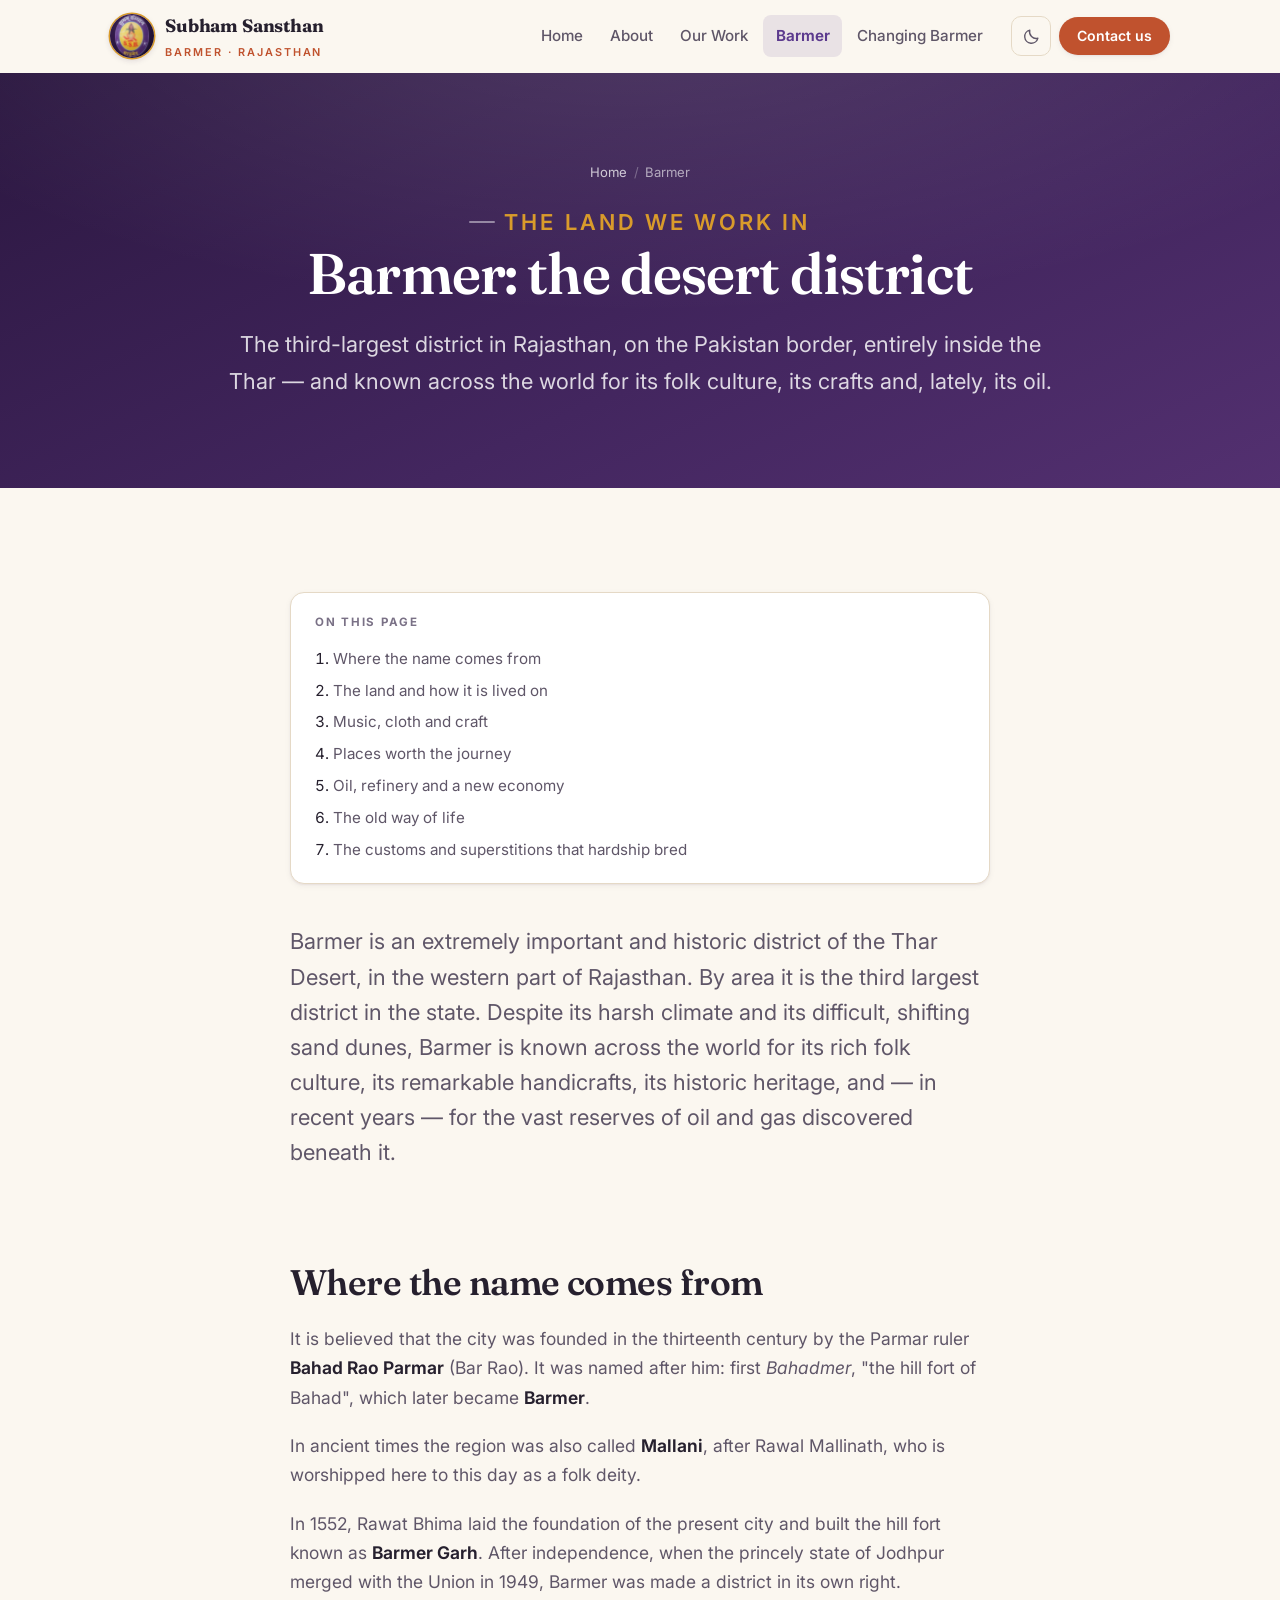
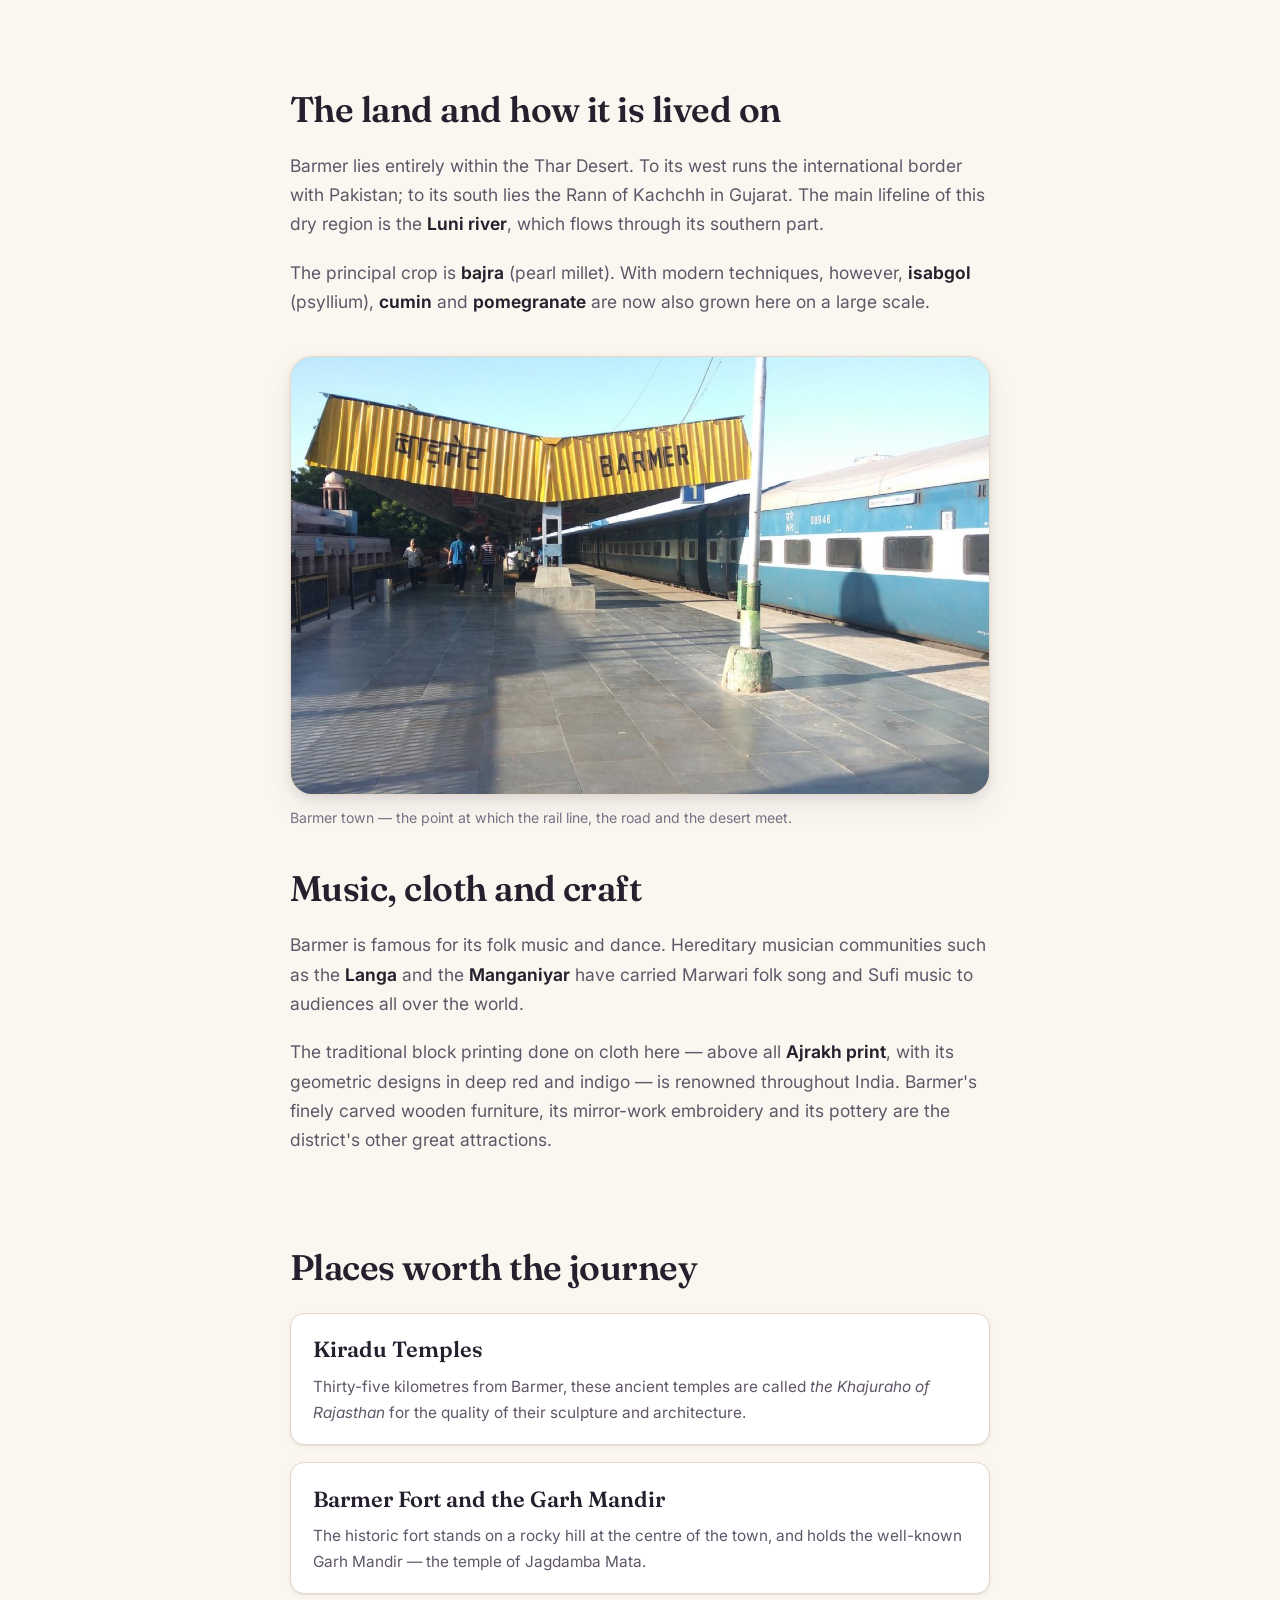
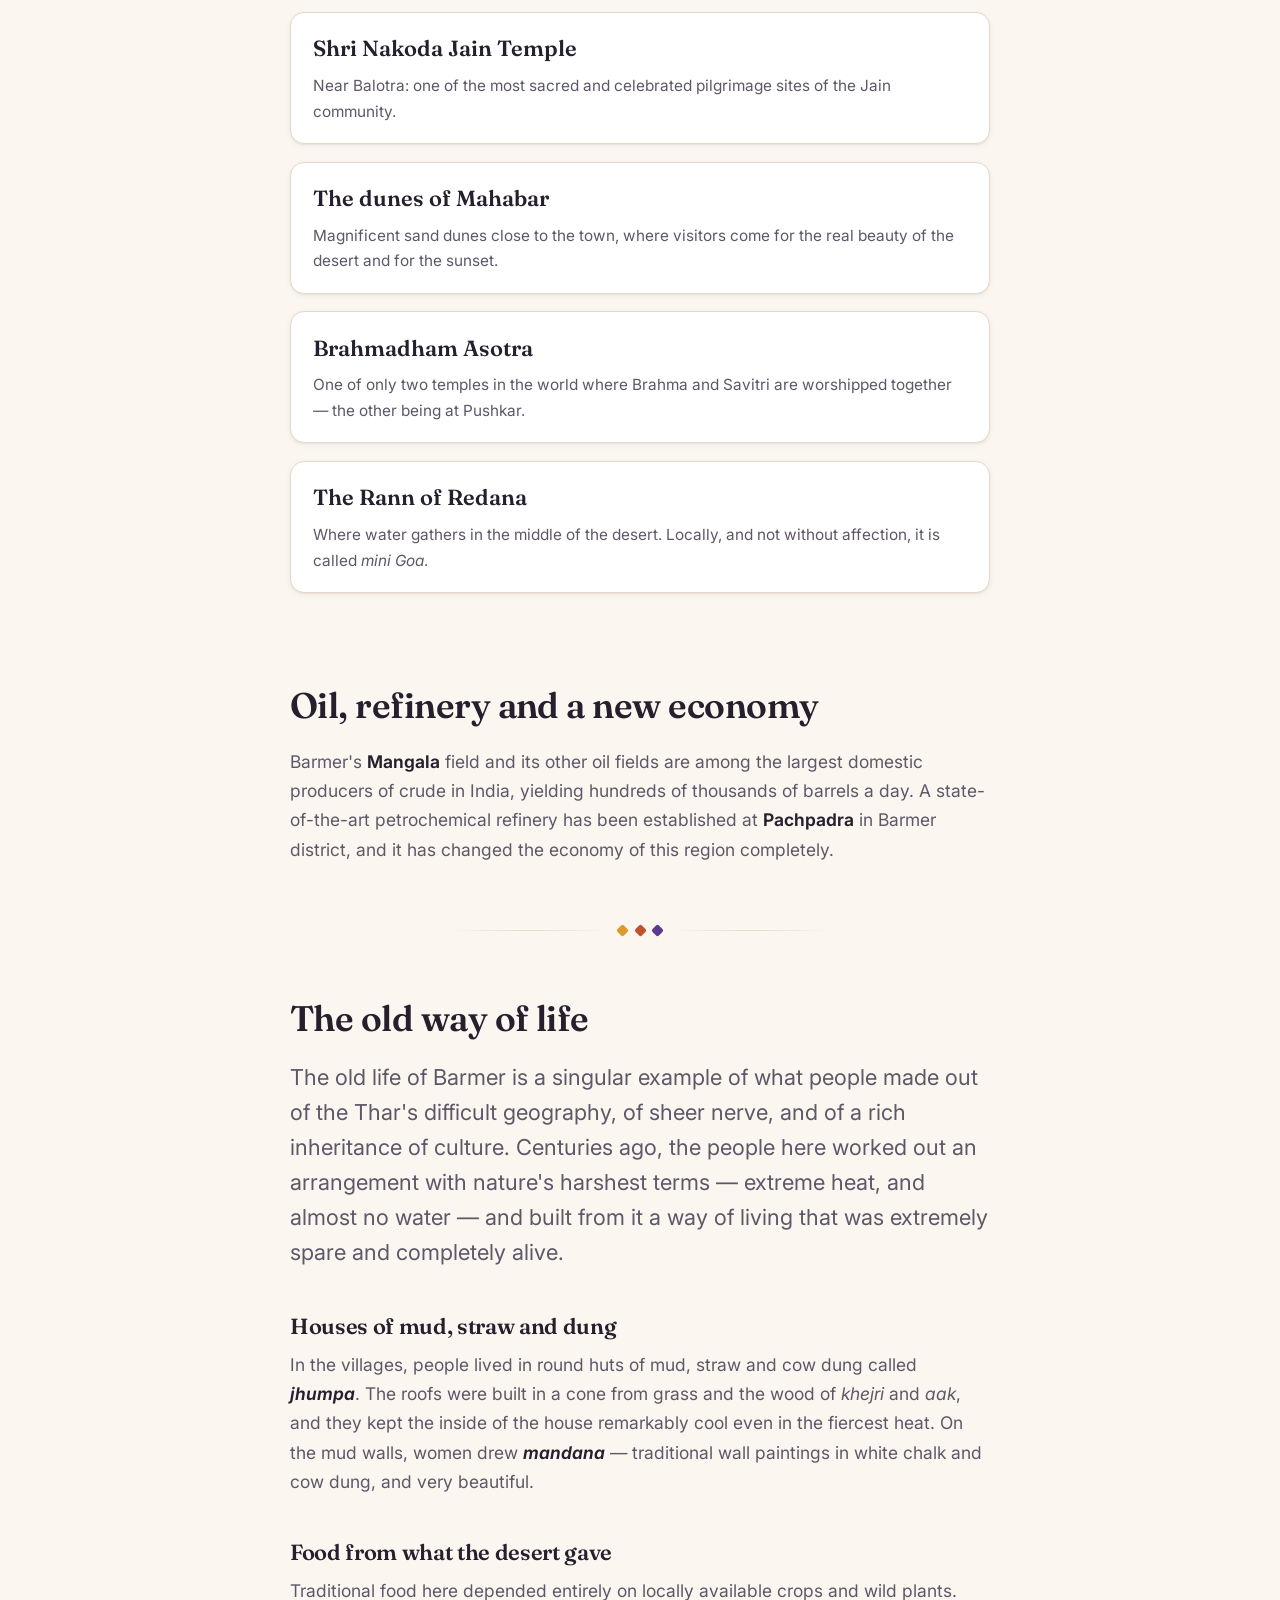
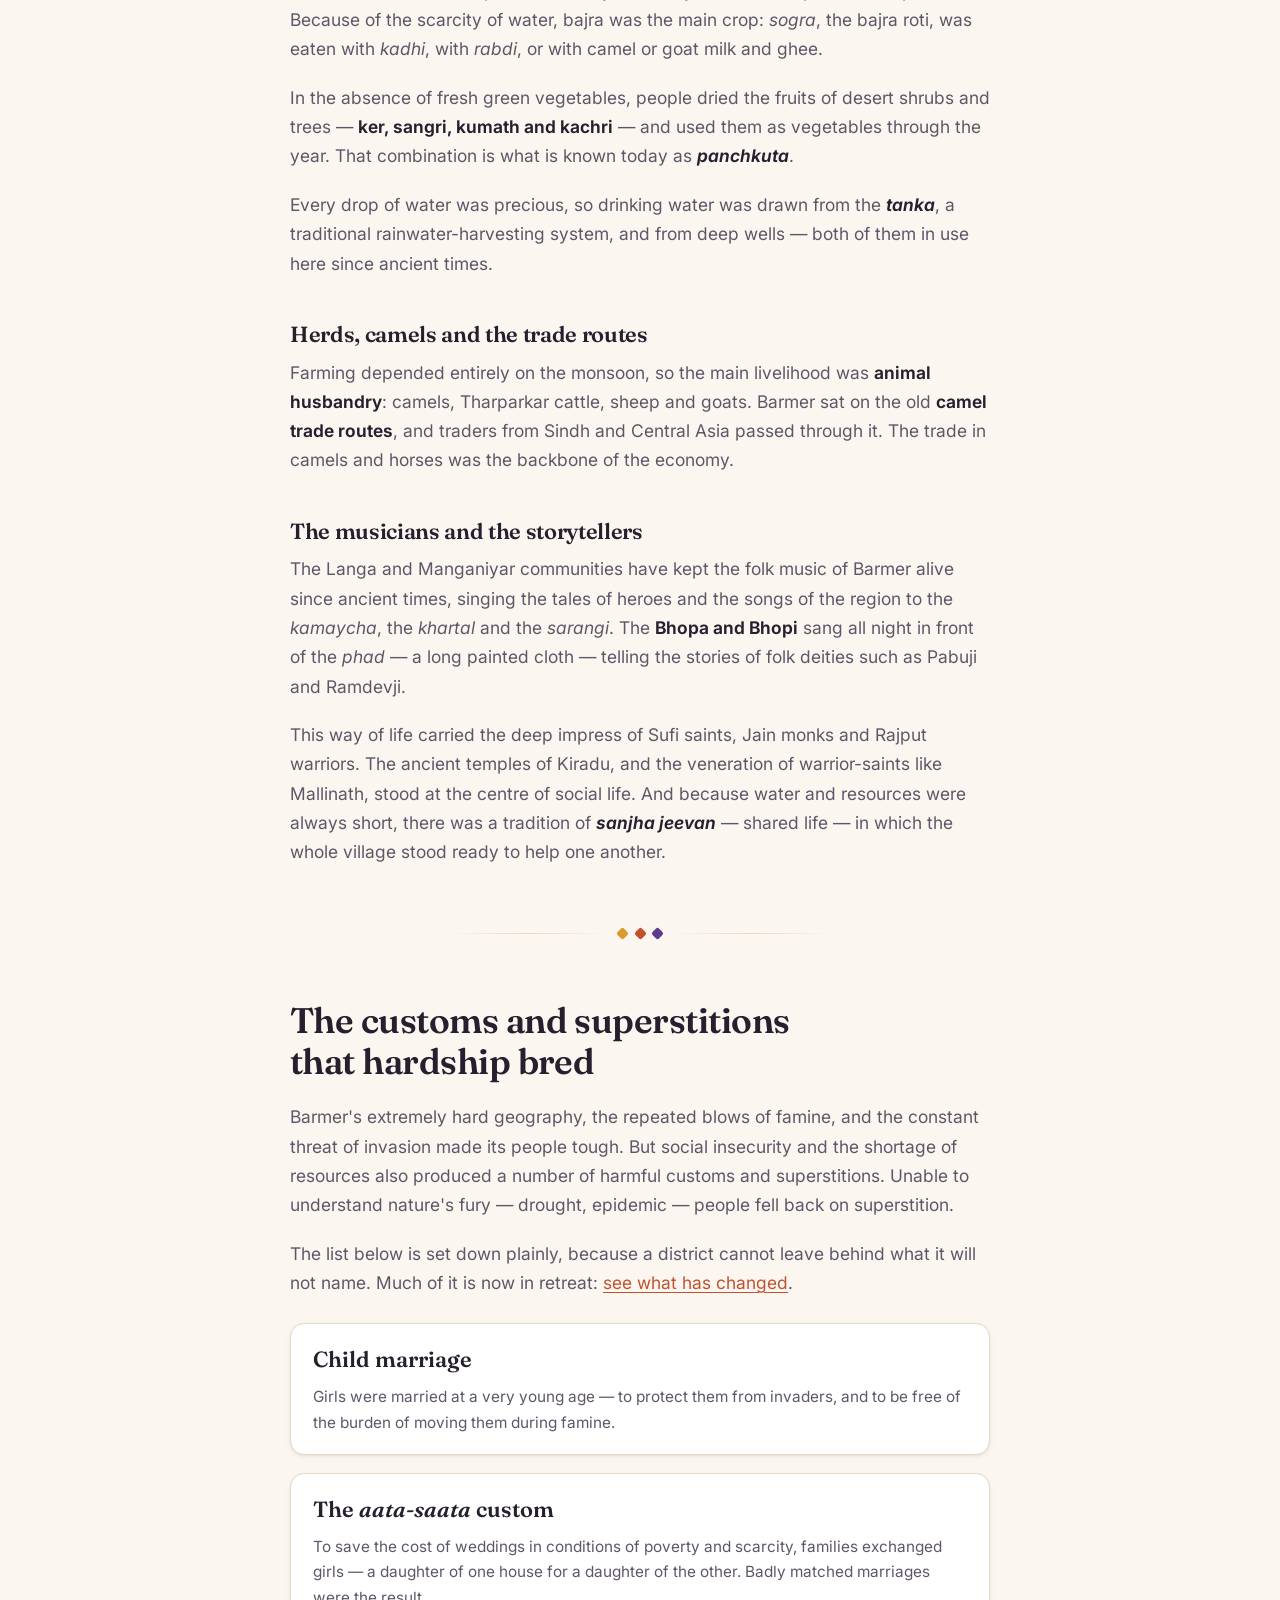
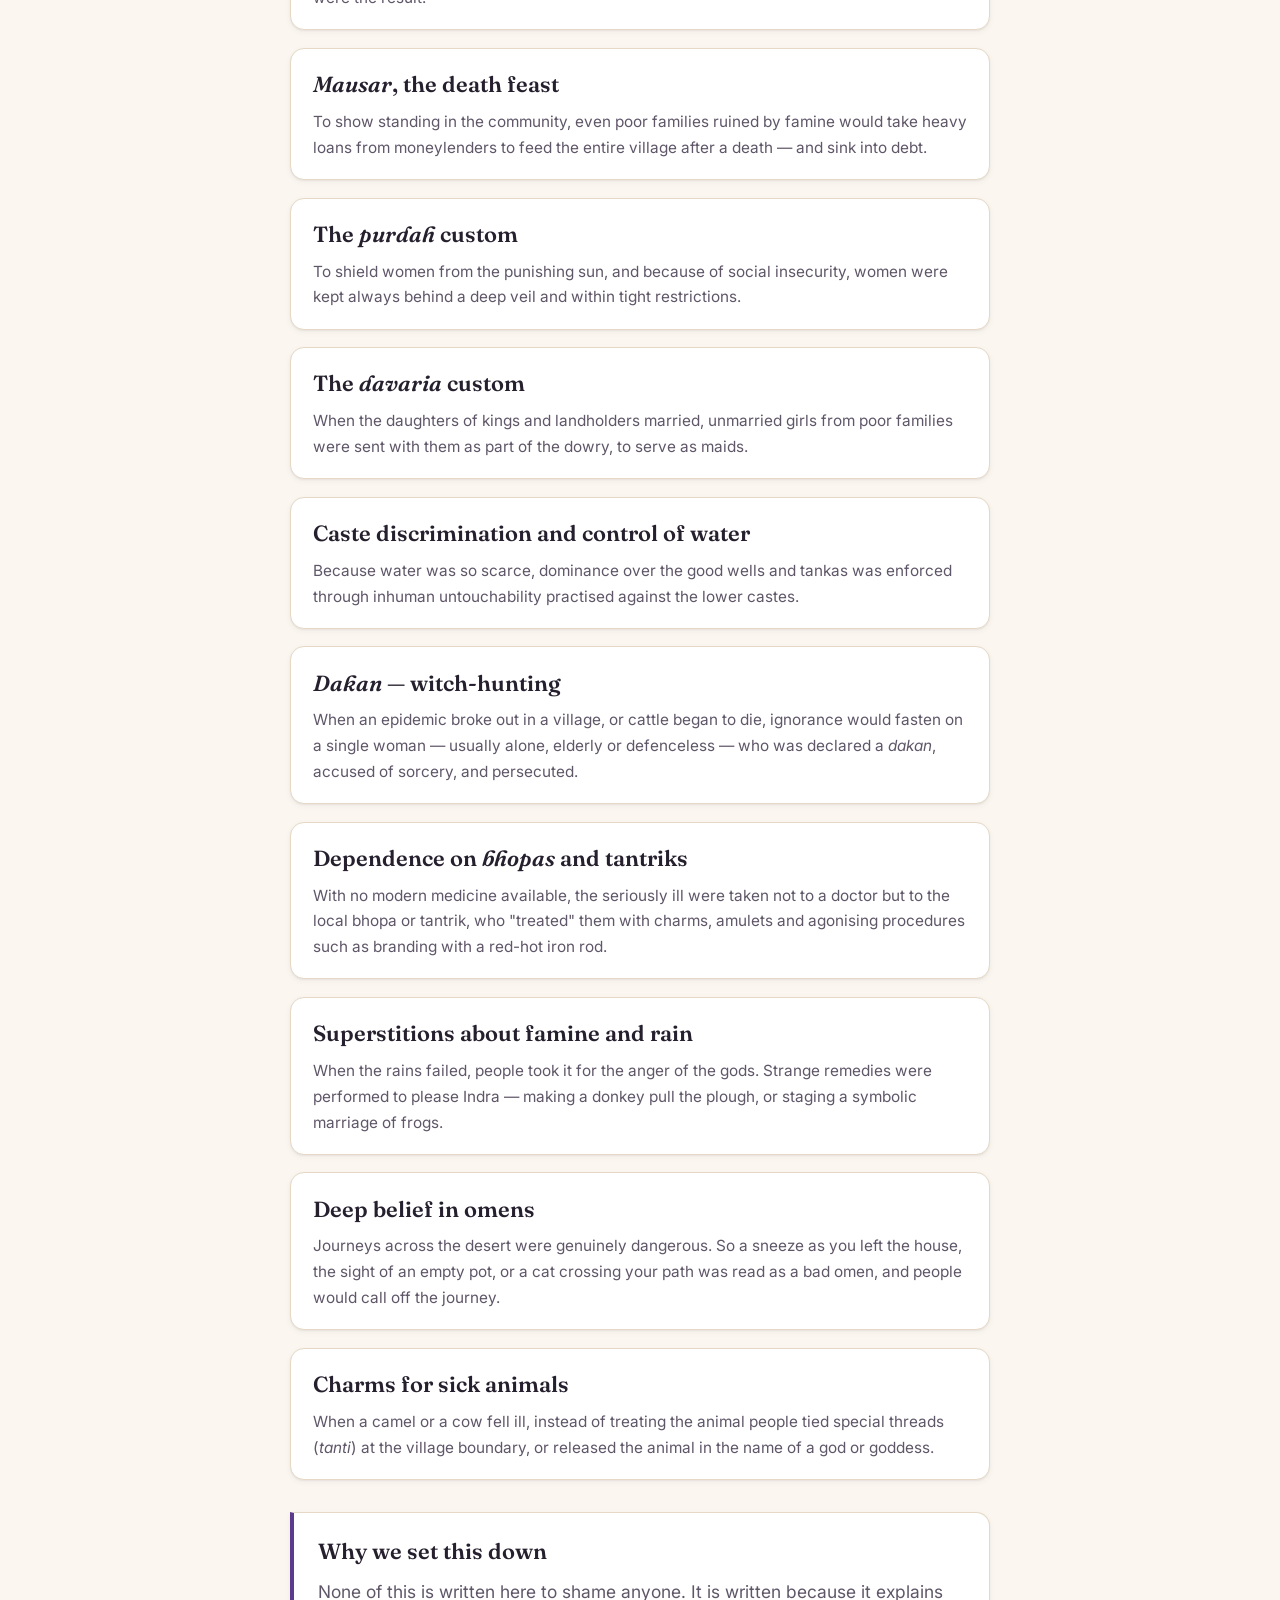
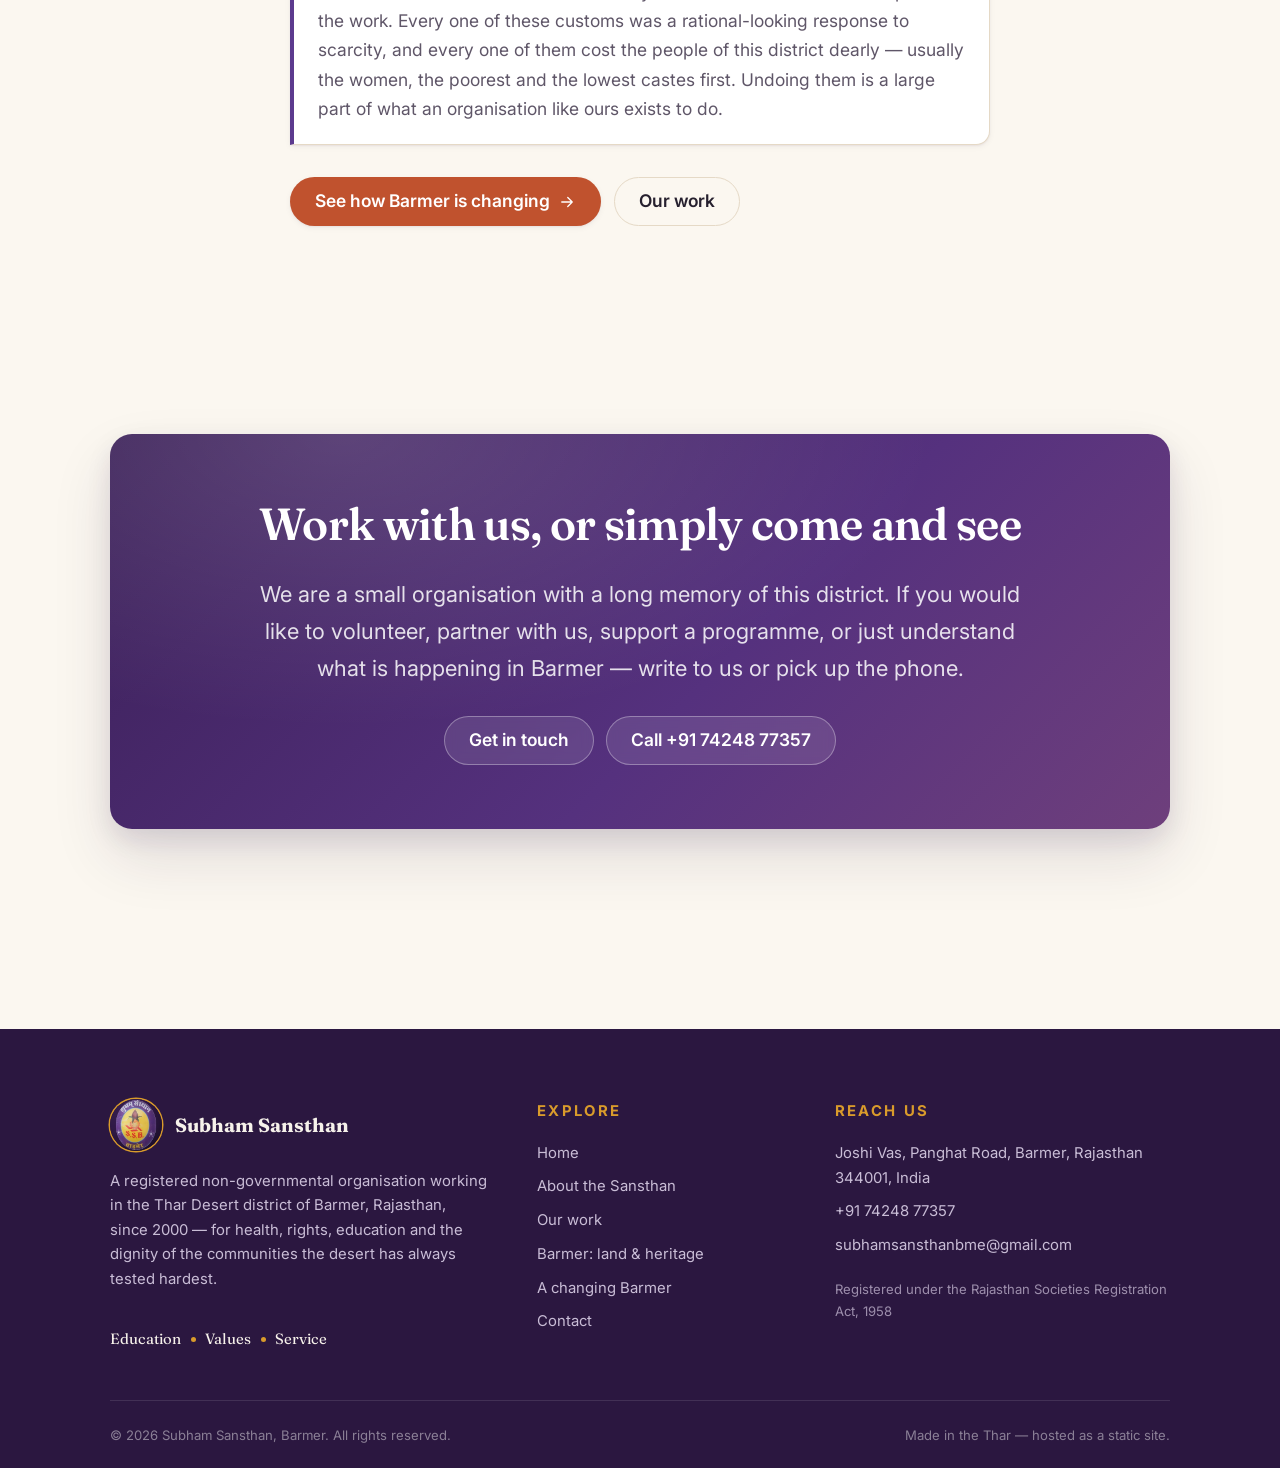
<file: barmer.html>
<!DOCTYPE html>
<html lang="en">
<head>
<meta charset="utf-8">
<meta name="viewport" content="width=device-width, initial-scale=1">
<title>Barmer: land, history &amp; heritage | Subham Sansthan</title>
<meta name="description" content="Barmer, Rajasthan: the history, geography, folk music, Ajrakh block-print, crafts, temples and dunes of the Thar Desert district - and the old way of life, and the customs and superstitions that hardship produced.">
<link rel="canonical" href="https://www.subhamsansthan.org/barmer.html">

<meta property="og:type" content="website">
<meta property="og:site_name" content="Subham Sansthan, Barmer">
<meta property="og:title" content="Barmer: land, history &amp; heritage | Subham Sansthan">
<meta property="og:description" content="Barmer, Rajasthan: the history, geography, folk music, Ajrakh block-print, crafts, temples and dunes of the Thar Desert district - and the old way of life, and the customs and superstitions that hardship produced.">
<meta property="og:url" content="https://www.subhamsansthan.org/barmer.html">
<meta property="og:image" content="https://www.subhamsansthan.org/assets/img/og-image.jpg">
<meta name="twitter:card" content="summary_large_image">

<link rel="icon" href="assets/img/favicon.svg" type="image/svg+xml">
<link rel="apple-touch-icon" href="assets/img/logo-small.jpg">
<meta name="theme-color" content="#2B1740">

<link rel="preconnect" href="https://fonts.googleapis.com">
<link rel="preconnect" href="https://fonts.gstatic.com" crossorigin>
<link href="https://fonts.googleapis.com/css2?family=Fraunces:opsz,wght@9..144,400;9..144,600;9..144,700&family=Inter:wght@400;500;600;700&display=swap" rel="stylesheet">
<link rel="stylesheet" href="assets/css/style.css">

<script>
/* set the saved theme before first paint so the page never flashes */
(function(){var d=document.documentElement;d.classList.add('js');try{var t=localStorage.getItem('ss-theme');if(t)d.setAttribute('data-theme',t);}catch(e){}})();
</script>
<script type="application/ld+json">{
  "@context": "https://schema.org",
  "@type": "NGO",
  "name": "Subham Sansthan",
  "alternateName": ["\u0936\u0941\u092d\u092e\u094d \u0938\u0902\u0938\u094d\u0925\u093e\u0928", "S.S.B. Barmer"],
  "url": "https://www.subhamsansthan.org/",
  "logo": "https://www.subhamsansthan.org/assets/img/logo.jpg",
  "foundingDate": "2000",
  "slogan": "Education, Values, Service",
  "email": "subhamsansthanbme@gmail.com",
  "telephone": "+917424877357",
  "areaServed": { "@type": "AdministrativeArea", "name": "Barmer district, Rajasthan, India" },
  "geo": { "@type": "GeoCoordinates", "latitude": 25.7447474, "longitude": 71.3874563 },
  "hasMap": "https://maps.app.goo.gl/zsfaGcL1ppoWVpbS6",
  "address": {
    "@type": "PostalAddress",
    "streetAddress": "Joshi Vas, Panghat Road",
    "addressLocality": "Barmer",
    "addressRegion": "Rajasthan",
    "postalCode": "344001",
    "addressCountry": "IN"
  }
}</script>

</head>
<body>
<a class="skip-link" href="#main">Skip to content</a>
<header class="site-header">
  <nav class="container nav" aria-label="Main">
    <a class="brand" href="index.html">
      <img src="assets/img/logo-small.jpg" alt="" width="44" height="44">
      <span>
        <span class="brand__name">Subham Sansthan</span>
        <span class="brand__place">Barmer &middot; Rajasthan</span>
      </span>
    </a>

    <ul class="nav__links" id="primary-nav">
      <li><a href="index.html">Home</a></li>
      <li><a href="about.html">About</a></li>
      <li><a href="our-work.html">Our Work</a></li>
      <li><a href="barmer.html" aria-current="page">Barmer</a></li>
      <li><a href="changing-barmer.html">Changing Barmer</a></li>
      <li class="nav__cta-mobile"><a href="contact.html">Contact</a></li>
    </ul>

    <div class="nav__actions">
      <button class="icon-btn theme-toggle" type="button" aria-label="Switch colour theme">
        <svg viewBox="0 0 24 24" fill="none" stroke="currentColor" stroke-width="1.7" stroke-linecap="round" stroke-linejoin="round" aria-hidden="true" class="moon"><path d="M20 14.2A8.4 8.4 0 0 1 9.8 4 8.4 8.4 0 1 0 20 14.2Z"/></svg>
        <svg viewBox="0 0 24 24" fill="none" stroke="currentColor" stroke-width="1.7" stroke-linecap="round" stroke-linejoin="round" aria-hidden="true" class="sun"><circle cx="12" cy="12" r="4.2"/><path d="M12 2v2.2M12 19.8V22M2 12h2.2M19.8 12H22M4.9 4.9l1.6 1.6M17.5 17.5l1.6 1.6M19.1 4.9l-1.6 1.6M6.5 17.5l-1.6 1.6"/></svg>
      </button>
      <a class="btn btn--primary btn--sm nav__cta" href="contact.html">Contact us</a>
      <button class="icon-btn nav__toggle" type="button" aria-expanded="false" aria-controls="primary-nav" aria-label="Open menu">
        <svg viewBox="0 0 24 24" fill="none" stroke="currentColor" stroke-width="1.9" stroke-linecap="round" aria-hidden="true"><path d="M4 7h16M4 12h16M4 17h16"/></svg>
      </button>
    </div>
  </nav>
</header>

<main id="main">
<section class="page-head">
  <div class="container">
    <ol class="breadcrumb">
      <li><a href="index.html">Home</a></li>
      <li>Barmer</li>
    </ol>
    <p class="eyebrow eyebrow--center">The land we work in</p>
    <h1>Barmer: the desert district</h1>
    <p>The third-largest district in Rajasthan, on the Pakistan border, entirely inside the Thar &mdash; and known across the world for its folk culture, its crafts and, lately, its oil.</p>
  </div>
</section>

<section class="section">
  <div class="container container--narrow">

    <nav class="toc reveal" aria-label="On this page">
      <p class="toc__title">On this page</p>
      <ol>
        <li><a href="#name">Where the name comes from</a></li>
        <li><a href="#land">The land and how it is lived on</a></li>
        <li><a href="#culture">Music, cloth and craft</a></li>
        <li><a href="#places">Places worth the journey</a></li>
        <li><a href="#oil">Oil, refinery and a new economy</a></li>
        <li><a href="#old-life">The old way of life</a></li>
        <li><a href="#customs">The customs and superstitions that hardship bred</a></li>
      </ol>
    </nav>

    <div class="prose reveal">
      <p class="lead">Barmer is an extremely important and historic district of the Thar Desert, in the western part of Rajasthan. By area it is the third largest district in the state. Despite its harsh climate and its difficult, shifting sand dunes, Barmer is known across the world for its rich folk culture, its remarkable handicrafts, its historic heritage, and &mdash; in recent years &mdash; for the vast reserves of oil and gas discovered beneath it.</p>

      <h2 id="name">Where the name comes from</h2>
      <p>It is believed that the city was founded in the thirteenth century by the Parmar ruler <strong>Bahad Rao Parmar</strong> (Bar Rao). It was named after him: first <em>Bahadmer</em>, "the hill fort of Bahad", which later became <strong>Barmer</strong>.</p>
      <p>In ancient times the region was also called <strong>Mallani</strong>, after Rawal Mallinath, who is worshipped here to this day as a folk deity.</p>
      <p>In 1552, Rawat Bhima laid the foundation of the present city and built the hill fort known as <strong>Barmer Garh</strong>. After independence, when the princely state of Jodhpur merged with the Union in 1949, Barmer was made a district in its own right.</p>

      <h2 id="land">The land and how it is lived on</h2>
      <p>Barmer lies entirely within the Thar Desert. To its west runs the international border with Pakistan; to its south lies the Rann of Kachchh in Gujarat. The main lifeline of this dry region is the <strong>Luni river</strong>, which flows through its southern part.</p>
      <p>The principal crop is <strong>bajra</strong> (pearl millet). With modern techniques, however, <strong>isabgol</strong> (psyllium), <strong>cumin</strong> and <strong>pomegranate</strong> are now also grown here on a large scale.</p>
    </div>

    <figure class="figure reveal" style="margin:2.5rem 0">
      <div class="media">
        <img src="assets/img/barmer-desert.jpg" alt="Barmer railway station: the platform canopy painted yellow, with the station name in Hindi and English, and a blue passenger train alongside." loading="lazy">
      </div>
      <figcaption>Barmer town &mdash; the point at which the rail line, the road and the desert meet.</figcaption>
    </figure>

    <div class="prose reveal">
      <h2 id="culture">Music, cloth and craft</h2>
      <p>Barmer is famous for its folk music and dance. Hereditary musician communities such as the <strong>Langa</strong> and the <strong>Manganiyar</strong> have carried Marwari folk song and Sufi music to audiences all over the world.</p>
      <p>The traditional block printing done on cloth here &mdash; above all <strong>Ajrakh print</strong>, with its geometric designs in deep red and indigo &mdash; is renowned throughout India. Barmer's finely carved wooden furniture, its mirror-work embroidery and its pottery are the district's other great attractions.</p>

      <h2 id="places">Places worth the journey</h2>
      <dl class="deflist">
        <div>
          <dt>Kiradu Temples</dt>
          <dd>Thirty-five kilometres from Barmer, these ancient temples are called <em>the Khajuraho of Rajasthan</em> for the quality of their sculpture and architecture.</dd>
        </div>
        <div>
          <dt>Barmer Fort and the Garh Mandir</dt>
          <dd>The historic fort stands on a rocky hill at the centre of the town, and holds the well-known Garh Mandir &mdash; the temple of Jagdamba Mata.</dd>
        </div>
        <div>
          <dt>Shri Nakoda Jain Temple</dt>
          <dd>Near Balotra: one of the most sacred and celebrated pilgrimage sites of the Jain community.</dd>
        </div>
        <div>
          <dt>The dunes of Mahabar</dt>
          <dd>Magnificent sand dunes close to the town, where visitors come for the real beauty of the desert and for the sunset.</dd>
        </div>
        <div>
          <dt>Brahmadham Asotra</dt>
          <dd>One of only two temples in the world where Brahma and Savitri are worshipped together &mdash; the other being at Pushkar.</dd>
        </div>
        <div>
          <dt>The Rann of Redana</dt>
          <dd>Where water gathers in the middle of the desert. Locally, and not without affection, it is called <em>mini Goa</em>.</dd>
        </div>
      </dl>

      <h2 id="oil">Oil, refinery and a new economy</h2>
      <p>Barmer's <strong>Mangala</strong> field and its other oil fields are among the largest domestic producers of crude in India, yielding hundreds of thousands of barrels a day. A state-of-the-art petrochemical refinery has been established at <strong>Pachpadra</strong> in Barmer district, and it has changed the economy of this region completely.</p>
    </div>

    <div class="rule" aria-hidden="true"><span></span><span></span><span></span></div>

    <div class="prose reveal">
      <h2 id="old-life">The old way of life</h2>
      <p class="lead">The old life of Barmer is a singular example of what people made out of the Thar's difficult geography, of sheer nerve, and of a rich inheritance of culture. Centuries ago, the people here worked out an arrangement with nature's harshest terms &mdash; extreme heat, and almost no water &mdash; and built from it a way of living that was extremely spare and completely alive.</p>

      <h3>Houses of mud, straw and dung</h3>
      <p>In the villages, people lived in round huts of mud, straw and cow dung called <strong><em>jhumpa</em></strong>. The roofs were built in a cone from grass and the wood of <em>khejri</em> and <em>aak</em>, and they kept the inside of the house remarkably cool even in the fiercest heat. On the mud walls, women drew <strong><em>mandana</em></strong> &mdash; traditional wall paintings in white chalk and cow dung, and very beautiful.</p>

      <h3>Food from what the desert gave</h3>
      <p>Traditional food here depended entirely on locally available crops and wild plants. Because of the scarcity of water, bajra was the main crop: <em>sogra</em>, the bajra roti, was eaten with <em>kadhi</em>, with <em>rabdi</em>, or with camel or goat milk and ghee.</p>
      <p>In the absence of fresh green vegetables, people dried the fruits of desert shrubs and trees &mdash; <strong>ker, sangri, kumath and kachri</strong> &mdash; and used them as vegetables through the year. That combination is what is known today as <strong><em>panchkuta</em></strong>.</p>
      <p>Every drop of water was precious, so drinking water was drawn from the <strong><em>tanka</em></strong>, a traditional rainwater-harvesting system, and from deep wells &mdash; both of them in use here since ancient times.</p>

      <h3>Herds, camels and the trade routes</h3>
      <p>Farming depended entirely on the monsoon, so the main livelihood was <strong>animal husbandry</strong>: camels, Tharparkar cattle, sheep and goats. Barmer sat on the old <strong>camel trade routes</strong>, and traders from Sindh and Central Asia passed through it. The trade in camels and horses was the backbone of the economy.</p>

      <h3>The musicians and the storytellers</h3>
      <p>The Langa and Manganiyar communities have kept the folk music of Barmer alive since ancient times, singing the tales of heroes and the songs of the region to the <em>kamaycha</em>, the <em>khartal</em> and the <em>sarangi</em>. The <strong>Bhopa and Bhopi</strong> sang all night in front of the <em>phad</em> &mdash; a long painted cloth &mdash; telling the stories of folk deities such as Pabuji and Ramdevji.</p>
      <p>This way of life carried the deep impress of Sufi saints, Jain monks and Rajput warriors. The ancient temples of Kiradu, and the veneration of warrior-saints like Mallinath, stood at the centre of social life. And because water and resources were always short, there was a tradition of <strong><em>sanjha jeevan</em></strong> &mdash; shared life &mdash; in which the whole village stood ready to help one another.</p>
    </div>

    <div class="rule" aria-hidden="true"><span></span><span></span><span></span></div>

    <div class="prose reveal">
      <h2 id="customs">The customs and superstitions that hardship bred</h2>
      <p>Barmer's extremely hard geography, the repeated blows of famine, and the constant threat of invasion made its people tough. But social insecurity and the shortage of resources also produced a number of harmful customs and superstitions. Unable to understand nature's fury &mdash; drought, epidemic &mdash; people fell back on superstition.</p>
      <p>The list below is set down plainly, because a district cannot leave behind what it will not name. Much of it is now in retreat: <a href="changing-barmer.html">see what has changed</a>.</p>

      <dl class="deflist">
        <div>
          <dt>Child marriage</dt>
          <dd>Girls were married at a very young age &mdash; to protect them from invaders, and to be free of the burden of moving them during famine.</dd>
        </div>
        <div>
          <dt>The <em>aata-saata</em> custom</dt>
          <dd>To save the cost of weddings in conditions of poverty and scarcity, families exchanged girls &mdash; a daughter of one house for a daughter of the other. Badly matched marriages were the result.</dd>
        </div>
        <div>
          <dt><em>Mausar</em>, the death feast</dt>
          <dd>To show standing in the community, even poor families ruined by famine would take heavy loans from moneylenders to feed the entire village after a death &mdash; and sink into debt.</dd>
        </div>
        <div>
          <dt>The <em>purdah</em> custom</dt>
          <dd>To shield women from the punishing sun, and because of social insecurity, women were kept always behind a deep veil and within tight restrictions.</dd>
        </div>
        <div>
          <dt>The <em>davaria</em> custom</dt>
          <dd>When the daughters of kings and landholders married, unmarried girls from poor families were sent with them as part of the dowry, to serve as maids.</dd>
        </div>
        <div>
          <dt>Caste discrimination and control of water</dt>
          <dd>Because water was so scarce, dominance over the good wells and tankas was enforced through inhuman untouchability practised against the lower castes.</dd>
        </div>
        <div>
          <dt><em>Dakan</em> &mdash; witch-hunting</dt>
          <dd>When an epidemic broke out in a village, or cattle began to die, ignorance would fasten on a single woman &mdash; usually alone, elderly or defenceless &mdash; who was declared a <em>dakan</em>, accused of sorcery, and persecuted.</dd>
        </div>
        <div>
          <dt>Dependence on <em>bhopas</em> and tantriks</dt>
          <dd>With no modern medicine available, the seriously ill were taken not to a doctor but to the local bhopa or tantrik, who "treated" them with charms, amulets and agonising procedures such as branding with a red-hot iron rod.</dd>
        </div>
        <div>
          <dt>Superstitions about famine and rain</dt>
          <dd>When the rains failed, people took it for the anger of the gods. Strange remedies were performed to please Indra &mdash; making a donkey pull the plough, or staging a symbolic marriage of frogs.</dd>
        </div>
        <div>
          <dt>Deep belief in omens</dt>
          <dd>Journeys across the desert were genuinely dangerous. So a sneeze as you left the house, the sight of an empty pot, or a cat crossing your path was read as a bad omen, and people would call off the journey.</dd>
        </div>
        <div>
          <dt>Charms for sick animals</dt>
          <dd>When a camel or a cow fell ill, instead of treating the animal people tied special threads (<em>tanti</em>) at the village boundary, or released the animal in the name of a god or goddess.</dd>
        </div>
      </dl>

      <div class="callout" style="border-left-color:var(--purple)">
        <span class="callout__title">Why we set this down</span>
        <p>None of this is written here to shame anyone. It is written because it explains the work. Every one of these customs was a rational-looking response to scarcity, and every one of them cost the people of this district dearly &mdash; usually the women, the poorest and the lowest castes first. Undoing them is a large part of what an organisation like ours exists to do.</p>
      </div>

      <div class="btn-row" style="margin-top:2rem">
        <a class="btn btn--primary" href="changing-barmer.html">See how Barmer is changing <svg viewBox="0 0 24 24" fill="none" stroke="currentColor" stroke-width="1.7" stroke-linecap="round" stroke-linejoin="round" aria-hidden="true"><path d="M5 12h14M13 6l6 6-6 6"/></svg></a>
        <a class="btn btn--ghost" href="our-work.html">Our work</a>
      </div>
    </div>

  </div>
</section>
<section class="section">
  <div class="container">
    <div class="cta-band reveal">
      <h2>Work with us, or simply come and see</h2>
      <p>We are a small organisation with a long memory of this district. If you would like to volunteer, partner with us, support a programme, or just understand what is happening in Barmer &mdash; write to us or pick up the phone.</p>
      <div class="btn-row center" style="margin-top:1.8rem">
        <a class="btn btn--on-dark" href="contact.html">Get in touch</a>
        <a class="btn btn--on-dark" href="tel:+917424877357">Call +91 74248 77357</a>
      </div>
    </div>
  </div>
</section>
</main>

<footer class="site-footer">
  <div class="container">
    <div class="footer__grid">
      <div>
        <a class="footer__brand" href="index.html">
          <img src="assets/img/logo-small.jpg" alt="" width="52" height="52">
          <span>Subham Sansthan</span>
        </a>
        <p>A registered non-governmental organisation working in the Thar Desert district of Barmer, Rajasthan, since 2000 &mdash; for health, rights, education and the dignity of the communities the desert has always tested hardest.</p>
        <p class="footer__motto">Education <i></i> Values <i></i> Service</p>
      </div>

      <div>
        <p class="footer__title">Explore</p>
        <ul class="footer__list">
          <li><a href="index.html">Home</a></li>
          <li><a href="about.html">About the Sansthan</a></li>
          <li><a href="our-work.html">Our work</a></li>
          <li><a href="barmer.html">Barmer: land &amp; heritage</a></li>
          <li><a href="changing-barmer.html">A changing Barmer</a></li>
          <li><a href="contact.html">Contact</a></li>
        </ul>
      </div>

      <div>
        <p class="footer__title">Reach us</p>
        <ul class="footer__list">
          <li>Joshi Vas, Panghat Road, Barmer, Rajasthan 344001, India</li>
          <li><a href="tel:+917424877357">+91 74248 77357</a></li>
          <li><a href="mailto:subhamsansthanbme@gmail.com">subhamsansthanbme@gmail.com</a></li>
        </ul>
        <p style="margin-top:1.3rem;font-size:.82rem;opacity:.72">
          Registered under the Rajasthan Societies Registration Act, 1958
        </p>
      </div>
    </div>

    <div class="footer__bottom">
      <span>&copy; <span data-year>2026</span> Subham Sansthan, Barmer. All rights reserved.</span>
      <span>Made in the Thar &mdash; hosted as a static site.</span>
    </div>
  </div>
</footer>

<script src="assets/js/main.js" defer></script>
</body>
</html>
</file>
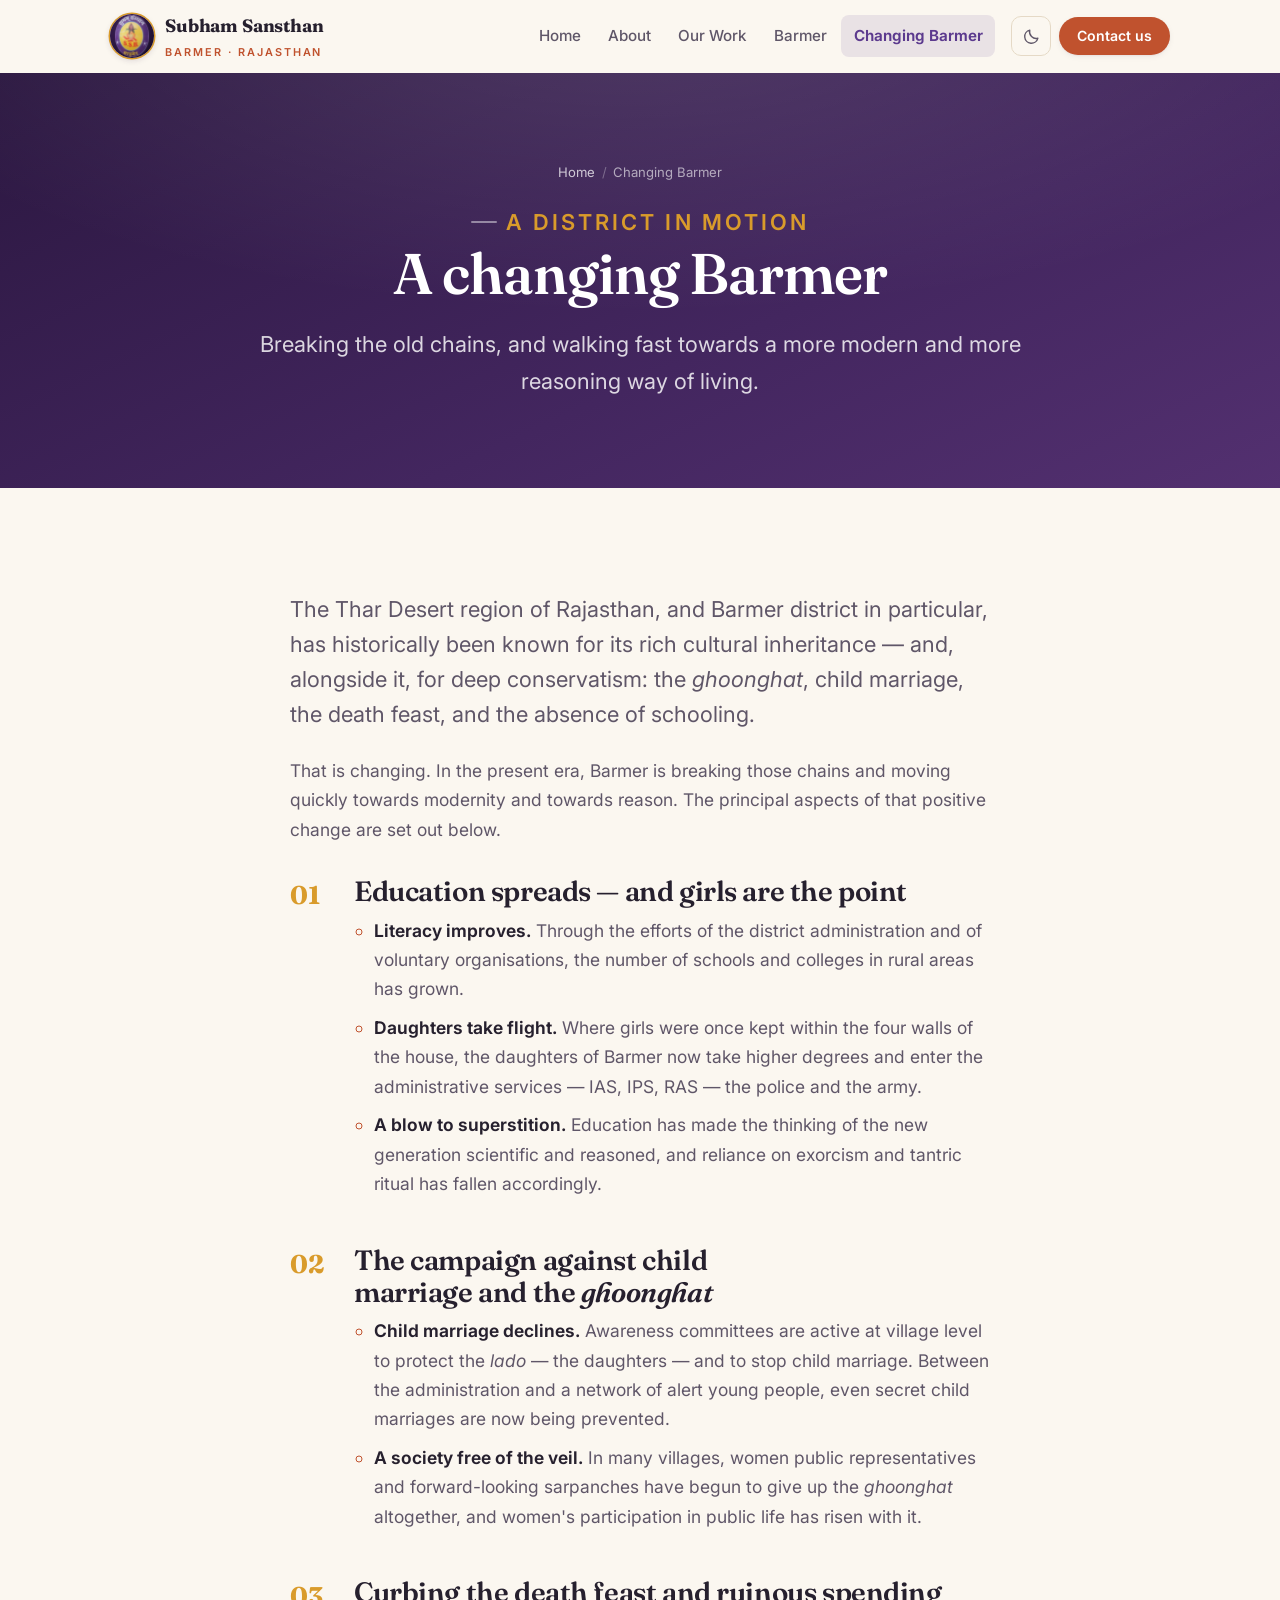
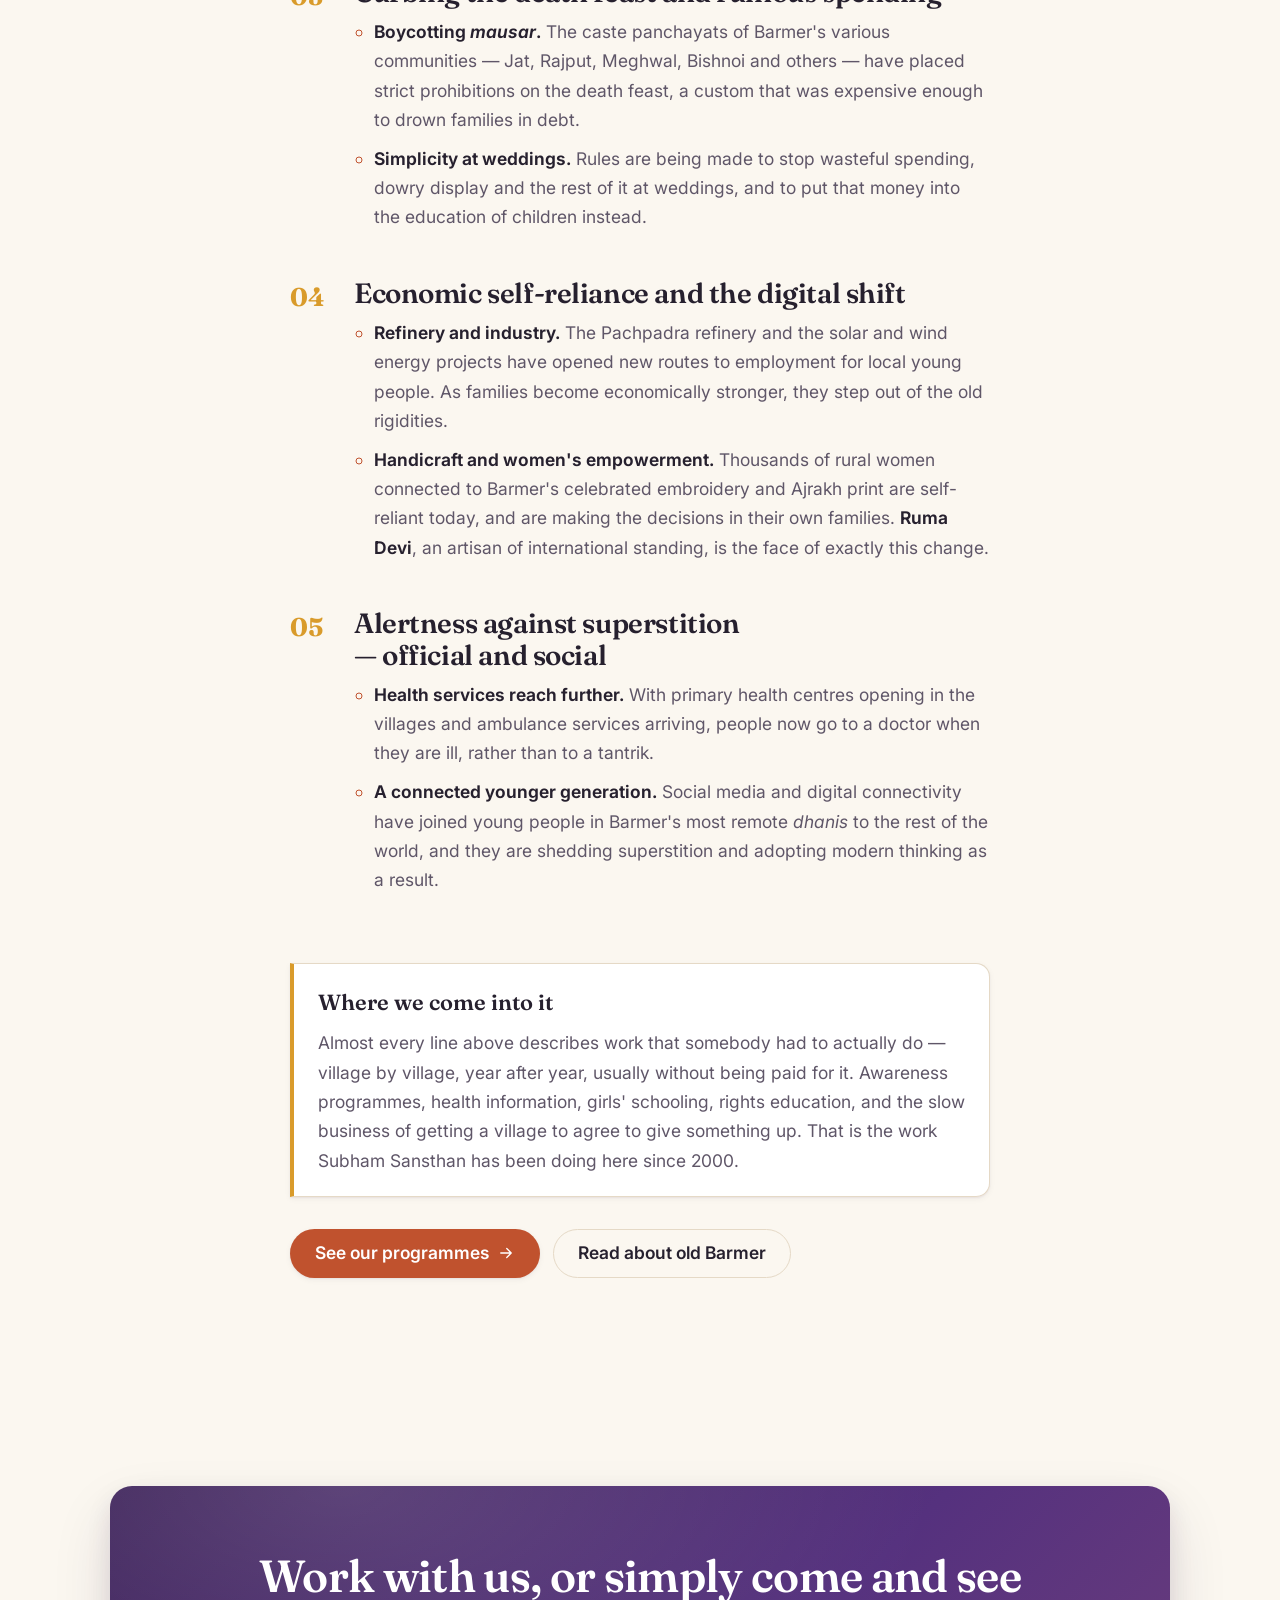
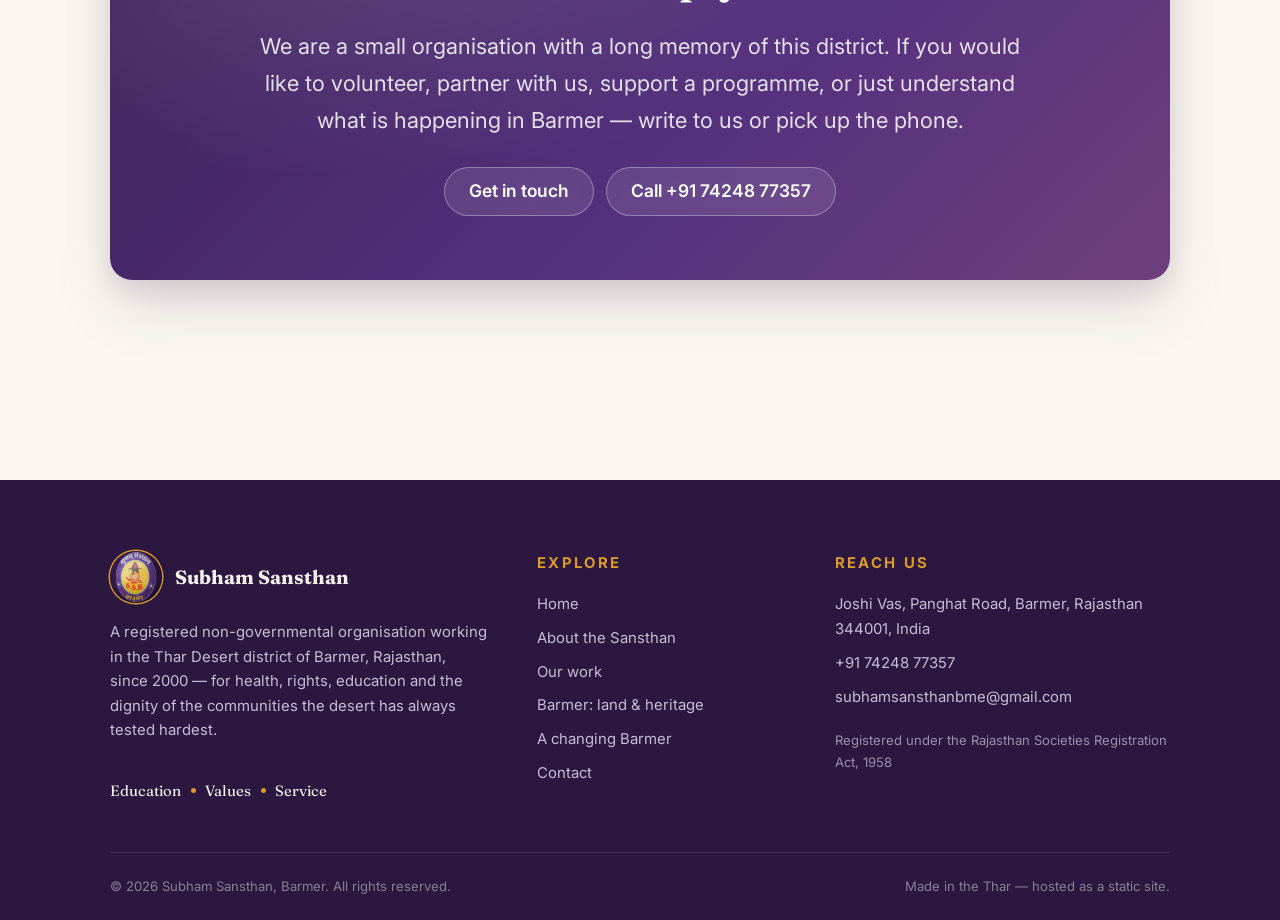
<file: changing-barmer.html>
<!DOCTYPE html>
<html lang="en">
<head>
<meta charset="utf-8">
<meta name="viewport" content="width=device-width, initial-scale=1">
<title>A Changing Barmer | Subham Sansthan</title>
<meta name="description" content="How Barmer is moving beyond child marriage, the ghoonghat, death feasts and superstition - girls' education, women's self-reliance, the Pachpadra refinery, health services and a connected younger generation.">
<link rel="canonical" href="https://www.subhamsansthan.org/changing-barmer.html">

<meta property="og:type" content="website">
<meta property="og:site_name" content="Subham Sansthan, Barmer">
<meta property="og:title" content="A Changing Barmer | Subham Sansthan">
<meta property="og:description" content="How Barmer is moving beyond child marriage, the ghoonghat, death feasts and superstition - girls' education, women's self-reliance, the Pachpadra refinery, health services and a connected younger generation.">
<meta property="og:url" content="https://www.subhamsansthan.org/changing-barmer.html">
<meta property="og:image" content="https://www.subhamsansthan.org/assets/img/og-image.jpg">
<meta name="twitter:card" content="summary_large_image">

<link rel="icon" href="assets/img/favicon.svg" type="image/svg+xml">
<link rel="apple-touch-icon" href="assets/img/logo-small.jpg">
<meta name="theme-color" content="#2B1740">

<link rel="preconnect" href="https://fonts.googleapis.com">
<link rel="preconnect" href="https://fonts.gstatic.com" crossorigin>
<link href="https://fonts.googleapis.com/css2?family=Fraunces:opsz,wght@9..144,400;9..144,600;9..144,700&family=Inter:wght@400;500;600;700&display=swap" rel="stylesheet">
<link rel="stylesheet" href="assets/css/style.css">

<script>
/* set the saved theme before first paint so the page never flashes */
(function(){var d=document.documentElement;d.classList.add('js');try{var t=localStorage.getItem('ss-theme');if(t)d.setAttribute('data-theme',t);}catch(e){}})();
</script>
<script type="application/ld+json">{
  "@context": "https://schema.org",
  "@type": "NGO",
  "name": "Subham Sansthan",
  "alternateName": ["\u0936\u0941\u092d\u092e\u094d \u0938\u0902\u0938\u094d\u0925\u093e\u0928", "S.S.B. Barmer"],
  "url": "https://www.subhamsansthan.org/",
  "logo": "https://www.subhamsansthan.org/assets/img/logo.jpg",
  "foundingDate": "2000",
  "slogan": "Education, Values, Service",
  "email": "subhamsansthanbme@gmail.com",
  "telephone": "+917424877357",
  "areaServed": { "@type": "AdministrativeArea", "name": "Barmer district, Rajasthan, India" },
  "geo": { "@type": "GeoCoordinates", "latitude": 25.7447474, "longitude": 71.3874563 },
  "hasMap": "https://maps.app.goo.gl/zsfaGcL1ppoWVpbS6",
  "address": {
    "@type": "PostalAddress",
    "streetAddress": "Joshi Vas, Panghat Road",
    "addressLocality": "Barmer",
    "addressRegion": "Rajasthan",
    "postalCode": "344001",
    "addressCountry": "IN"
  }
}</script>

</head>
<body>
<a class="skip-link" href="#main">Skip to content</a>
<header class="site-header">
  <nav class="container nav" aria-label="Main">
    <a class="brand" href="index.html">
      <img src="assets/img/logo-small.jpg" alt="" width="44" height="44">
      <span>
        <span class="brand__name">Subham Sansthan</span>
        <span class="brand__place">Barmer &middot; Rajasthan</span>
      </span>
    </a>

    <ul class="nav__links" id="primary-nav">
      <li><a href="index.html">Home</a></li>
      <li><a href="about.html">About</a></li>
      <li><a href="our-work.html">Our Work</a></li>
      <li><a href="barmer.html">Barmer</a></li>
      <li><a href="changing-barmer.html" aria-current="page">Changing Barmer</a></li>
      <li class="nav__cta-mobile"><a href="contact.html">Contact</a></li>
    </ul>

    <div class="nav__actions">
      <button class="icon-btn theme-toggle" type="button" aria-label="Switch colour theme">
        <svg viewBox="0 0 24 24" fill="none" stroke="currentColor" stroke-width="1.7" stroke-linecap="round" stroke-linejoin="round" aria-hidden="true" class="moon"><path d="M20 14.2A8.4 8.4 0 0 1 9.8 4 8.4 8.4 0 1 0 20 14.2Z"/></svg>
        <svg viewBox="0 0 24 24" fill="none" stroke="currentColor" stroke-width="1.7" stroke-linecap="round" stroke-linejoin="round" aria-hidden="true" class="sun"><circle cx="12" cy="12" r="4.2"/><path d="M12 2v2.2M12 19.8V22M2 12h2.2M19.8 12H22M4.9 4.9l1.6 1.6M17.5 17.5l1.6 1.6M19.1 4.9l-1.6 1.6M6.5 17.5l-1.6 1.6"/></svg>
      </button>
      <a class="btn btn--primary btn--sm nav__cta" href="contact.html">Contact us</a>
      <button class="icon-btn nav__toggle" type="button" aria-expanded="false" aria-controls="primary-nav" aria-label="Open menu">
        <svg viewBox="0 0 24 24" fill="none" stroke="currentColor" stroke-width="1.9" stroke-linecap="round" aria-hidden="true"><path d="M4 7h16M4 12h16M4 17h16"/></svg>
      </button>
    </div>
  </nav>
</header>

<main id="main">
<section class="page-head">
  <div class="container">
    <ol class="breadcrumb">
      <li><a href="index.html">Home</a></li>
      <li>Changing Barmer</li>
    </ol>
    <p class="eyebrow eyebrow--center">A district in motion</p>
    <h1>A changing Barmer</h1>
    <p>Breaking the old chains, and walking fast towards a more modern and more reasoning way of living.</p>
  </div>
</section>

<section class="section">
  <div class="container container--narrow">
    <div class="prose reveal">
      <p class="lead">The Thar Desert region of Rajasthan, and Barmer district in particular, has historically been known for its rich cultural inheritance &mdash; and, alongside it, for deep conservatism: the <em>ghoonghat</em>, child marriage, the death feast, and the absence of schooling.</p>
      <p>That is changing. In the present era, Barmer is breaking those chains and moving quickly towards modernity and towards reason. The principal aspects of that positive change are set out below.</p>
    </div>

    <ol class="steps">
      <li class="step-item reveal">
        <h3>Education spreads &mdash; and girls are the point</h3>
        <div class="prose" style="max-width:none">
          <ul>
            <li><strong>Literacy improves.</strong> Through the efforts of the district administration and of voluntary organisations, the number of schools and colleges in rural areas has grown.</li>
            <li><strong>Daughters take flight.</strong> Where girls were once kept within the four walls of the house, the daughters of Barmer now take higher degrees and enter the administrative services &mdash; IAS, IPS, RAS &mdash; the police and the army.</li>
            <li><strong>A blow to superstition.</strong> Education has made the thinking of the new generation scientific and reasoned, and reliance on exorcism and tantric ritual has fallen accordingly.</li>
          </ul>
        </div>
      </li>

      <li class="step-item reveal">
        <h3>The campaign against child marriage and the <em>ghoonghat</em></h3>
        <div class="prose" style="max-width:none">
          <ul>
            <li><strong>Child marriage declines.</strong> Awareness committees are active at village level to protect the <em>lado</em> &mdash; the daughters &mdash; and to stop child marriage. Between the administration and a network of alert young people, even secret child marriages are now being prevented.</li>
            <li><strong>A society free of the veil.</strong> In many villages, women public representatives and forward-looking sarpanches have begun to give up the <em>ghoonghat</em> altogether, and women's participation in public life has risen with it.</li>
          </ul>
        </div>
      </li>

      <li class="step-item reveal">
        <h3>Curbing the death feast and ruinous spending</h3>
        <div class="prose" style="max-width:none">
          <ul>
            <li><strong>Boycotting <em>mausar</em>.</strong> The caste panchayats of Barmer's various communities &mdash; Jat, Rajput, Meghwal, Bishnoi and others &mdash; have placed strict prohibitions on the death feast, a custom that was expensive enough to drown families in debt.</li>
            <li><strong>Simplicity at weddings.</strong> Rules are being made to stop wasteful spending, dowry display and the rest of it at weddings, and to put that money into the education of children instead.</li>
          </ul>
        </div>
      </li>

      <li class="step-item reveal">
        <h3>Economic self-reliance and the digital shift</h3>
        <div class="prose" style="max-width:none">
          <ul>
            <li><strong>Refinery and industry.</strong> The Pachpadra refinery and the solar and wind energy projects have opened new routes to employment for local young people. As families become economically stronger, they step out of the old rigidities.</li>
            <li><strong>Handicraft and women's empowerment.</strong> Thousands of rural women connected to Barmer's celebrated embroidery and Ajrakh print are self-reliant today, and are making the decisions in their own families. <strong>Ruma Devi</strong>, an artisan of international standing, is the face of exactly this change.</li>
          </ul>
        </div>
      </li>

      <li class="step-item reveal">
        <h3>Alertness against superstition &mdash; official and social</h3>
        <div class="prose" style="max-width:none">
          <ul>
            <li><strong>Health services reach further.</strong> With primary health centres opening in the villages and ambulance services arriving, people now go to a doctor when they are ill, rather than to a tantrik.</li>
            <li><strong>A connected younger generation.</strong> Social media and digital connectivity have joined young people in Barmer's most remote <em>dhanis</em> to the rest of the world, and they are shedding superstition and adopting modern thinking as a result.</li>
          </ul>
        </div>
      </li>
    </ol>

    <div class="callout reveal" style="border-left-color:var(--marigold);margin-top:3rem">
      <span class="callout__title">Where we come into it</span>
      <p>Almost every line above describes work that somebody had to actually do &mdash; village by village, year after year, usually without being paid for it. Awareness programmes, health information, girls' schooling, rights education, and the slow business of getting a village to agree to give something up. That is the work Subham Sansthan has been doing here since 2000.</p>
    </div>

    <div class="btn-row reveal" style="margin-top:2rem">
      <a class="btn btn--primary" href="our-work.html">See our programmes <svg viewBox="0 0 24 24" fill="none" stroke="currentColor" stroke-width="1.7" stroke-linecap="round" stroke-linejoin="round" aria-hidden="true"><path d="M5 12h14M13 6l6 6-6 6"/></svg></a>
      <a class="btn btn--ghost" href="barmer.html">Read about old Barmer</a>
    </div>
  </div>
</section>
<section class="section">
  <div class="container">
    <div class="cta-band reveal">
      <h2>Work with us, or simply come and see</h2>
      <p>We are a small organisation with a long memory of this district. If you would like to volunteer, partner with us, support a programme, or just understand what is happening in Barmer &mdash; write to us or pick up the phone.</p>
      <div class="btn-row center" style="margin-top:1.8rem">
        <a class="btn btn--on-dark" href="contact.html">Get in touch</a>
        <a class="btn btn--on-dark" href="tel:+917424877357">Call +91 74248 77357</a>
      </div>
    </div>
  </div>
</section>
</main>

<footer class="site-footer">
  <div class="container">
    <div class="footer__grid">
      <div>
        <a class="footer__brand" href="index.html">
          <img src="assets/img/logo-small.jpg" alt="" width="52" height="52">
          <span>Subham Sansthan</span>
        </a>
        <p>A registered non-governmental organisation working in the Thar Desert district of Barmer, Rajasthan, since 2000 &mdash; for health, rights, education and the dignity of the communities the desert has always tested hardest.</p>
        <p class="footer__motto">Education <i></i> Values <i></i> Service</p>
      </div>

      <div>
        <p class="footer__title">Explore</p>
        <ul class="footer__list">
          <li><a href="index.html">Home</a></li>
          <li><a href="about.html">About the Sansthan</a></li>
          <li><a href="our-work.html">Our work</a></li>
          <li><a href="barmer.html">Barmer: land &amp; heritage</a></li>
          <li><a href="changing-barmer.html">A changing Barmer</a></li>
          <li><a href="contact.html">Contact</a></li>
        </ul>
      </div>

      <div>
        <p class="footer__title">Reach us</p>
        <ul class="footer__list">
          <li>Joshi Vas, Panghat Road, Barmer, Rajasthan 344001, India</li>
          <li><a href="tel:+917424877357">+91 74248 77357</a></li>
          <li><a href="mailto:subhamsansthanbme@gmail.com">subhamsansthanbme@gmail.com</a></li>
        </ul>
        <p style="margin-top:1.3rem;font-size:.82rem;opacity:.72">
          Registered under the Rajasthan Societies Registration Act, 1958
        </p>
      </div>
    </div>

    <div class="footer__bottom">
      <span>&copy; <span data-year>2026</span> Subham Sansthan, Barmer. All rights reserved.</span>
      <span>Made in the Thar &mdash; hosted as a static site.</span>
    </div>
  </div>
</footer>

<script src="assets/js/main.js" defer></script>
</body>
</html>
</file>
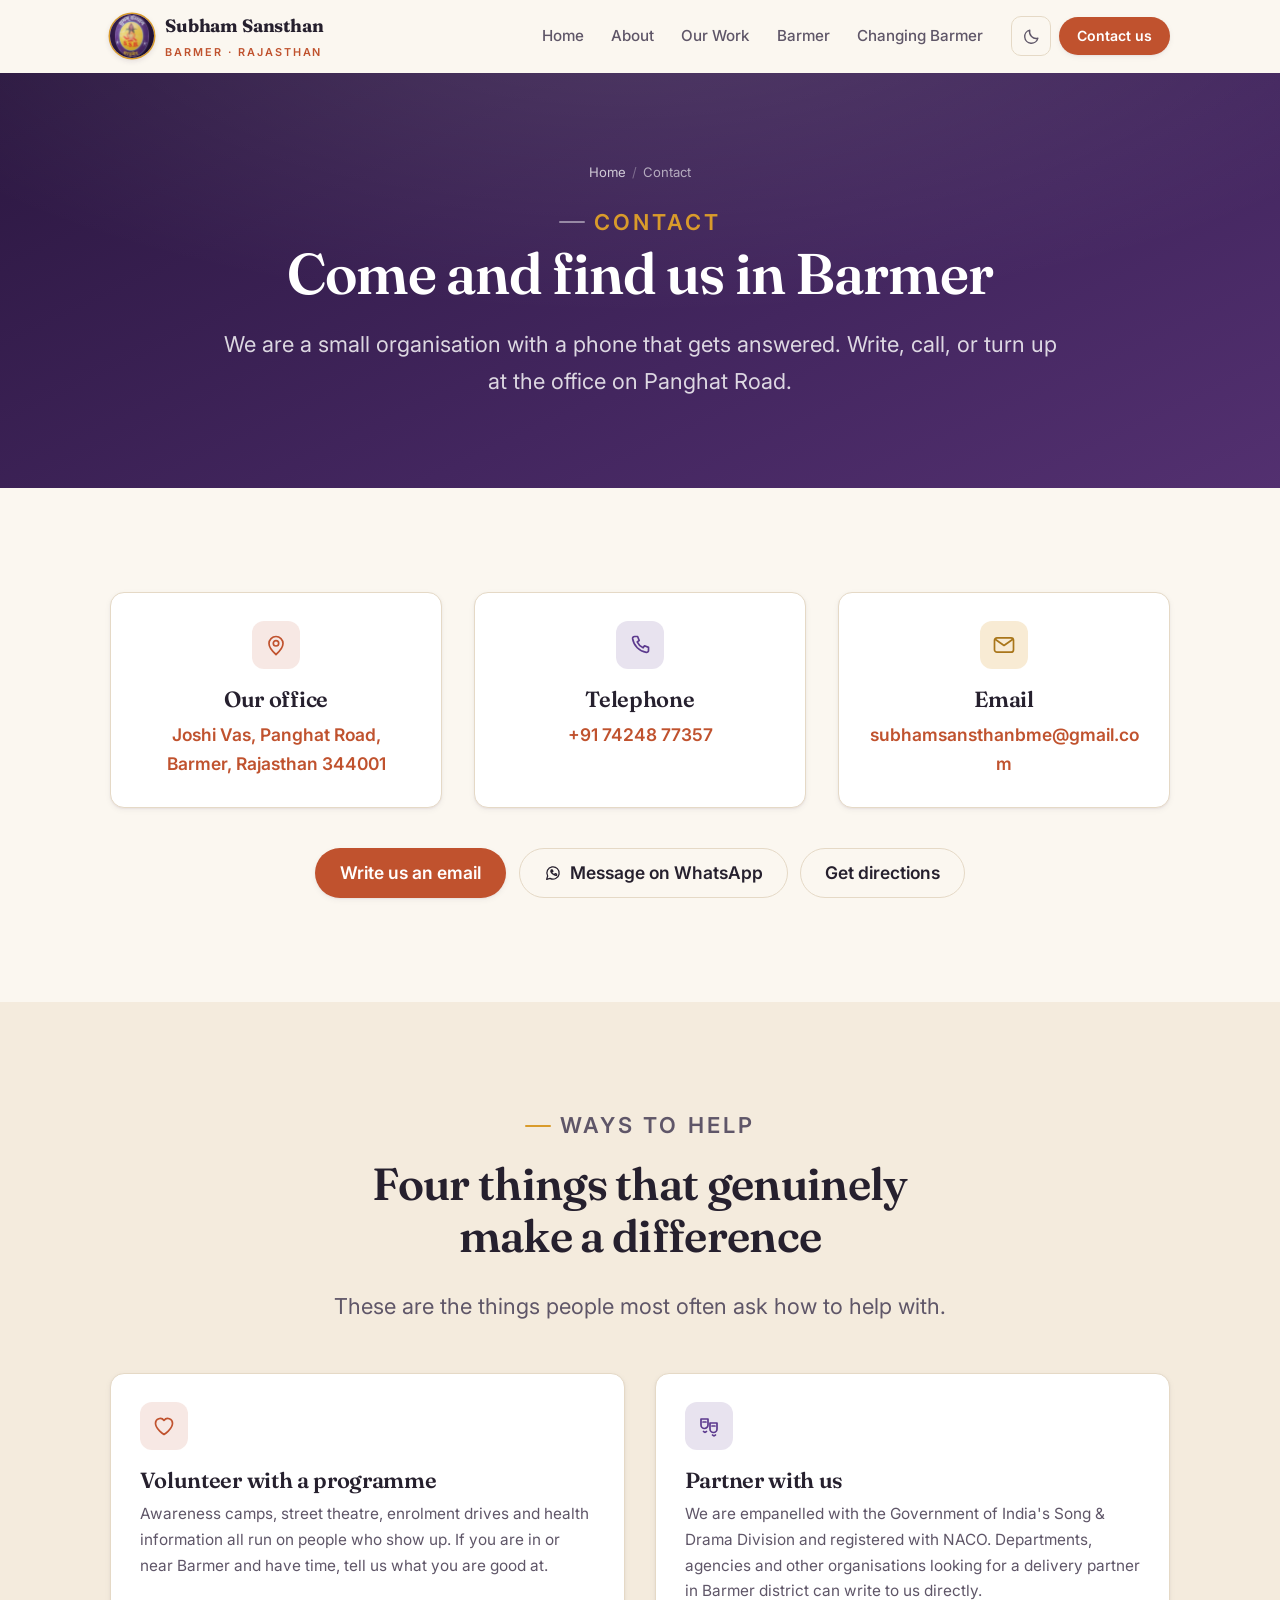
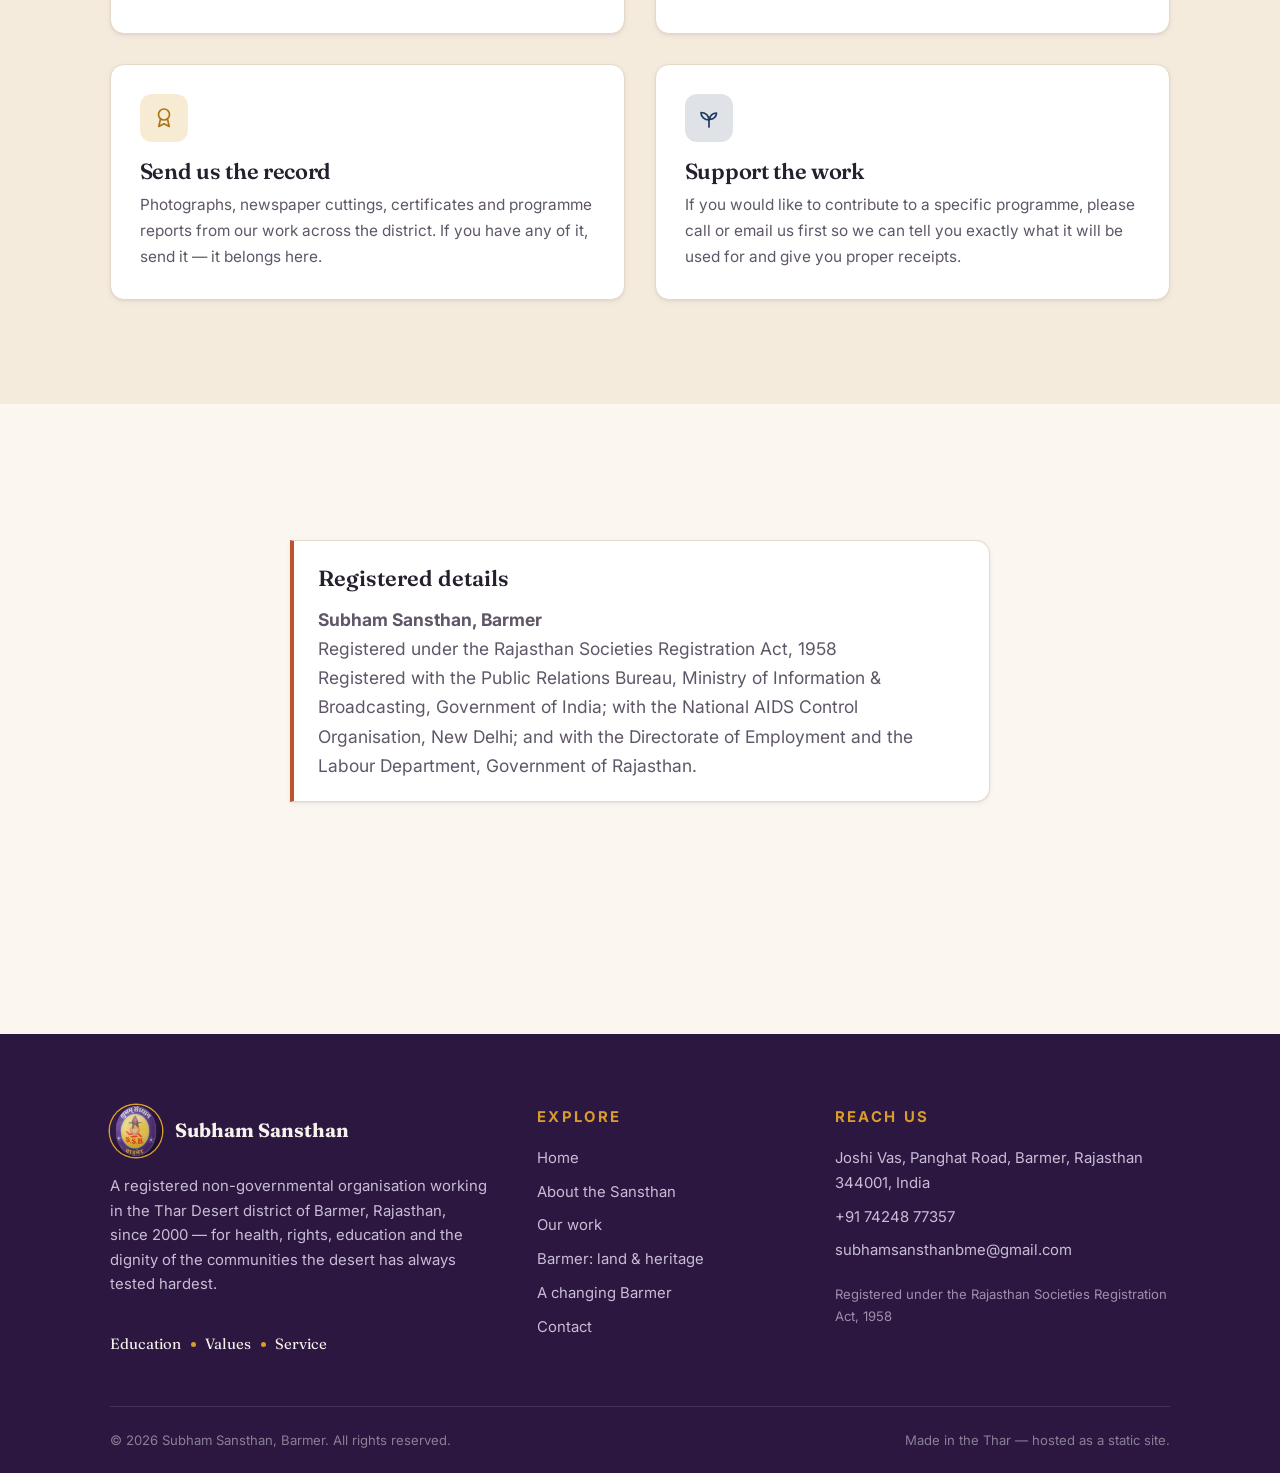
<file: contact.html>
<!DOCTYPE html>
<html lang="en">
<head>
<meta charset="utf-8">
<meta name="viewport" content="width=device-width, initial-scale=1">
<title>Contact | Subham Sansthan, Barmer</title>
<meta name="description" content="Contact Subham Sansthan, Barmer - Joshi Vas, Panghat Road, Barmer, Rajasthan 344001. Phone +91 74248 77357, email subhamsansthanbme@gmail.com.">
<link rel="canonical" href="https://www.subhamsansthan.org/contact.html">

<meta property="og:type" content="website">
<meta property="og:site_name" content="Subham Sansthan, Barmer">
<meta property="og:title" content="Contact | Subham Sansthan, Barmer">
<meta property="og:description" content="Contact Subham Sansthan, Barmer - Joshi Vas, Panghat Road, Barmer, Rajasthan 344001. Phone +91 74248 77357, email subhamsansthanbme@gmail.com.">
<meta property="og:url" content="https://www.subhamsansthan.org/contact.html">
<meta property="og:image" content="https://www.subhamsansthan.org/assets/img/og-image.jpg">
<meta name="twitter:card" content="summary_large_image">

<link rel="icon" href="assets/img/favicon.svg" type="image/svg+xml">
<link rel="apple-touch-icon" href="assets/img/logo-small.jpg">
<meta name="theme-color" content="#2B1740">

<link rel="preconnect" href="https://fonts.googleapis.com">
<link rel="preconnect" href="https://fonts.gstatic.com" crossorigin>
<link href="https://fonts.googleapis.com/css2?family=Fraunces:opsz,wght@9..144,400;9..144,600;9..144,700&family=Inter:wght@400;500;600;700&display=swap" rel="stylesheet">
<link rel="stylesheet" href="assets/css/style.css">

<script>
/* set the saved theme before first paint so the page never flashes */
(function(){var d=document.documentElement;d.classList.add('js');try{var t=localStorage.getItem('ss-theme');if(t)d.setAttribute('data-theme',t);}catch(e){}})();
</script>
<script type="application/ld+json">{
  "@context": "https://schema.org",
  "@type": "NGO",
  "name": "Subham Sansthan",
  "alternateName": ["\u0936\u0941\u092d\u092e\u094d \u0938\u0902\u0938\u094d\u0925\u093e\u0928", "S.S.B. Barmer"],
  "url": "https://www.subhamsansthan.org/",
  "logo": "https://www.subhamsansthan.org/assets/img/logo.jpg",
  "foundingDate": "2000",
  "slogan": "Education, Values, Service",
  "email": "subhamsansthanbme@gmail.com",
  "telephone": "+917424877357",
  "areaServed": { "@type": "AdministrativeArea", "name": "Barmer district, Rajasthan, India" },
  "geo": { "@type": "GeoCoordinates", "latitude": 25.7447474, "longitude": 71.3874563 },
  "hasMap": "https://maps.app.goo.gl/zsfaGcL1ppoWVpbS6",
  "address": {
    "@type": "PostalAddress",
    "streetAddress": "Joshi Vas, Panghat Road",
    "addressLocality": "Barmer",
    "addressRegion": "Rajasthan",
    "postalCode": "344001",
    "addressCountry": "IN"
  }
}</script>

</head>
<body>
<a class="skip-link" href="#main">Skip to content</a>
<header class="site-header">
  <nav class="container nav" aria-label="Main">
    <a class="brand" href="index.html">
      <img src="assets/img/logo-small.jpg" alt="" width="44" height="44">
      <span>
        <span class="brand__name">Subham Sansthan</span>
        <span class="brand__place">Barmer &middot; Rajasthan</span>
      </span>
    </a>

    <ul class="nav__links" id="primary-nav">
      <li><a href="index.html">Home</a></li>
      <li><a href="about.html">About</a></li>
      <li><a href="our-work.html">Our Work</a></li>
      <li><a href="barmer.html">Barmer</a></li>
      <li><a href="changing-barmer.html">Changing Barmer</a></li>
      <li class="nav__cta-mobile"><a href="contact.html" aria-current="page">Contact</a></li>
    </ul>

    <div class="nav__actions">
      <button class="icon-btn theme-toggle" type="button" aria-label="Switch colour theme">
        <svg viewBox="0 0 24 24" fill="none" stroke="currentColor" stroke-width="1.7" stroke-linecap="round" stroke-linejoin="round" aria-hidden="true" class="moon"><path d="M20 14.2A8.4 8.4 0 0 1 9.8 4 8.4 8.4 0 1 0 20 14.2Z"/></svg>
        <svg viewBox="0 0 24 24" fill="none" stroke="currentColor" stroke-width="1.7" stroke-linecap="round" stroke-linejoin="round" aria-hidden="true" class="sun"><circle cx="12" cy="12" r="4.2"/><path d="M12 2v2.2M12 19.8V22M2 12h2.2M19.8 12H22M4.9 4.9l1.6 1.6M17.5 17.5l1.6 1.6M19.1 4.9l-1.6 1.6M6.5 17.5l-1.6 1.6"/></svg>
      </button>
      <a class="btn btn--primary btn--sm nav__cta" href="contact.html">Contact us</a>
      <button class="icon-btn nav__toggle" type="button" aria-expanded="false" aria-controls="primary-nav" aria-label="Open menu">
        <svg viewBox="0 0 24 24" fill="none" stroke="currentColor" stroke-width="1.9" stroke-linecap="round" aria-hidden="true"><path d="M4 7h16M4 12h16M4 17h16"/></svg>
      </button>
    </div>
  </nav>
</header>

<main id="main">
<section class="page-head">
  <div class="container">
    <ol class="breadcrumb">
      <li><a href="index.html">Home</a></li>
      <li>Contact</li>
    </ol>
    <p class="eyebrow eyebrow--center">Contact</p>
    <h1>Come and find us in Barmer</h1>
    <p>We are a small organisation with a phone that gets answered. Write, call, or turn up at the office on Panghat Road.</p>
  </div>
</section>

<section class="section">
  <div class="container">
    <div class="contact-grid">
      <article class="card contact-card reveal">
        <div class="card__icon"><svg viewBox="0 0 24 24" fill="none" stroke="currentColor" stroke-width="1.7" stroke-linecap="round" stroke-linejoin="round" aria-hidden="true"><path d="M12 21.5s7-6.2 7-11a7 7 0 1 0-14 0c0 4.8 7 11 7 11Z"/><circle cx="12" cy="10.3" r="2.7"/></svg></div>
        <h3 style="font-size:var(--step-1)">Our office</h3>
        <a href="https://maps.app.goo.gl/zsfaGcL1ppoWVpbS6" target="_blank" rel="noopener">Joshi Vas, Panghat Road,<br>Barmer, Rajasthan 344001</a>
      </article>

      <article class="card contact-card card--purple reveal">
        <div class="card__icon"><svg viewBox="0 0 24 24" fill="none" stroke="currentColor" stroke-width="1.7" stroke-linecap="round" stroke-linejoin="round" aria-hidden="true"><path d="M6.6 3.5h3l1.6 4-2 1.4a12 12 0 0 0 5.9 5.9l1.4-2 4 1.6v3a2 2 0 0 1-2.2 2A16.5 16.5 0 0 1 4.6 5.7a2 2 0 0 1 2-2.2Z"/></svg></div>
        <h3 style="font-size:var(--step-1)">Telephone</h3>
        <a href="tel:+917424877357">+91 74248 77357</a>
      </article>

      <article class="card contact-card card--gold reveal">
        <div class="card__icon"><svg viewBox="0 0 24 24" fill="none" stroke="currentColor" stroke-width="1.7" stroke-linecap="round" stroke-linejoin="round" aria-hidden="true"><rect x="2.5" y="4.8" width="19" height="14.4" rx="2.5"/><path d="m3.5 6.5 8.5 6 8.5-6"/></svg></div>
        <h3 style="font-size:var(--step-1)">Email</h3>
        <a href="mailto:subhamsansthanbme@gmail.com">subhamsansthanbme@gmail.com</a>
      </article>
    </div>

    <div class="btn-row center reveal" style="margin-top:2.5rem">
      <a class="btn btn--primary" href="mailto:subhamsansthanbme@gmail.com?subject=Enquiry%20for%20Subham%20Sansthan">Write us an email</a>
      <a class="btn btn--ghost" href='https://wa.me/917424877357' target="_blank" rel="noopener"><svg viewBox="0 0 24 24" fill="none" stroke="currentColor" stroke-width="1.7" stroke-linecap="round" stroke-linejoin="round" aria-hidden="true"><path d="M3.5 20.5 4.9 16A8.2 8.2 0 1 1 8 19.1l-4.5 1.4Z"/><path d="M9 9.2c.2 1.2.8 2.3 1.7 3.2.9.9 2 1.5 3.2 1.7l1-1.3 1.9.8v1.5c-1.6.4-3.6-.4-5.2-2s-2.4-3.6-2-5.2h1.5l.8 1.9L9 9.2Z"/></svg> Message on WhatsApp</a>
      <a class="btn btn--ghost" href="https://www.google.com/maps/dir/?api=1&amp;destination=25.7447474%2C71.3874563" target="_blank" rel="noopener">Get directions</a>
    </div>
  </div>
</section>

<section class="section section--alt">
  <div class="container">
    <div class="section-head center reveal">
      <p class="eyebrow eyebrow--center">Ways to help</p>
      <h2>Four things that genuinely make a difference</h2>
      <p>These are the things people most often ask how to help with.</p>
    </div>

    <div class="grid grid--pair">
      <article class="card reveal">
        <div class="card__icon"><svg viewBox="0 0 24 24" fill="none" stroke="currentColor" stroke-width="1.7" stroke-linecap="round" stroke-linejoin="round" aria-hidden="true"><path d="M12 20.5S3.5 15 3.5 9.2A4.7 4.7 0 0 1 12 6.4a4.7 4.7 0 0 1 8.5 2.8C20.5 15 12 20.5 12 20.5Z"/></svg></div>
        <h3 style="font-size:var(--step-1)">Volunteer with a programme</h3>
        <p>Awareness camps, street theatre, enrolment drives and health information all run on people who show up. If you are in or near Barmer and have time, tell us what you are good at.</p>
      </article>

      <article class="card card--purple reveal">
        <div class="card__icon"><svg viewBox="0 0 24 24" fill="none" stroke="currentColor" stroke-width="1.7" stroke-linecap="round" stroke-linejoin="round" aria-hidden="true"><path d="M4 5h7v6a3.5 3.5 0 0 1-7 0V5Z"/><path d="M13 9h7v6a3.5 3.5 0 0 1-7 0V9Z"/><path d="M6 8h3M15 12h3"/><path d="M6.5 17.5c.8.8 2.2.8 3 0M15.5 21c.8.8 2.2.8 3 0"/></svg></div>
        <h3 style="font-size:var(--step-1)">Partner with us</h3>
        <p>We are empanelled with the Government of India's Song &amp; Drama Division and registered with NACO. Departments, agencies and other organisations looking for a delivery partner in Barmer district can write to us directly.</p>
      </article>

      <article class="card card--gold reveal">
        <div class="card__icon"><svg viewBox="0 0 24 24" fill="none" stroke="currentColor" stroke-width="1.7" stroke-linecap="round" stroke-linejoin="round" aria-hidden="true"><circle cx="12" cy="8.5" r="5.5"/><path d="m8.4 13.4-1.6 7.1 5.2-2.8 5.2 2.8-1.6-7.1"/></svg></div>
        <h3 style="font-size:var(--step-1)">Send us the record</h3>
        <p>Photographs, newspaper cuttings, certificates and programme reports from our work across the district. If you have any of it, send it &mdash; it belongs here.</p>
      </article>

      <article class="card card--indigo reveal">
        <div class="card__icon"><svg viewBox="0 0 24 24" fill="none" stroke="currentColor" stroke-width="1.7" stroke-linecap="round" stroke-linejoin="round" aria-hidden="true"><path d="M12 21v-7"/><path d="M12 14C12 9.5 8.5 6.5 4 6.5c0 4.5 3.5 7.5 8 7.5Z"/><path d="M12.6 13.4C12.6 9.6 15.6 7 19.5 7c0 3.8-3 6.4-6.9 6.4Z"/></svg></div>
        <h3 style="font-size:var(--step-1)">Support the work</h3>
        <p>If you would like to contribute to a specific programme, please call or email us first so we can tell you exactly what it will be used for and give you proper receipts.</p>
      </article>
    </div>
  </div>
</section>

<section class="section">
  <div class="container container--narrow">
    <div class="callout reveal">
      <span class="callout__title">Registered details</span>
      <p>
        <strong>Subham Sansthan, Barmer</strong><br>
        Registered under the Rajasthan Societies Registration Act, 1958<br>
        Registered with the Public Relations Bureau, Ministry of Information &amp; Broadcasting, Government of India;
        with the National AIDS Control Organisation, New Delhi;
        and with the Directorate of Employment and the Labour Department, Government of Rajasthan.
      </p>
    </div>
  </div>
</section>
</main>

<footer class="site-footer">
  <div class="container">
    <div class="footer__grid">
      <div>
        <a class="footer__brand" href="index.html">
          <img src="assets/img/logo-small.jpg" alt="" width="52" height="52">
          <span>Subham Sansthan</span>
        </a>
        <p>A registered non-governmental organisation working in the Thar Desert district of Barmer, Rajasthan, since 2000 &mdash; for health, rights, education and the dignity of the communities the desert has always tested hardest.</p>
        <p class="footer__motto">Education <i></i> Values <i></i> Service</p>
      </div>

      <div>
        <p class="footer__title">Explore</p>
        <ul class="footer__list">
          <li><a href="index.html">Home</a></li>
          <li><a href="about.html">About the Sansthan</a></li>
          <li><a href="our-work.html">Our work</a></li>
          <li><a href="barmer.html">Barmer: land &amp; heritage</a></li>
          <li><a href="changing-barmer.html">A changing Barmer</a></li>
          <li><a href="contact.html">Contact</a></li>
        </ul>
      </div>

      <div>
        <p class="footer__title">Reach us</p>
        <ul class="footer__list">
          <li>Joshi Vas, Panghat Road, Barmer, Rajasthan 344001, India</li>
          <li><a href="tel:+917424877357">+91 74248 77357</a></li>
          <li><a href="mailto:subhamsansthanbme@gmail.com">subhamsansthanbme@gmail.com</a></li>
        </ul>
        <p style="margin-top:1.3rem;font-size:.82rem;opacity:.72">
          Registered under the Rajasthan Societies Registration Act, 1958
        </p>
      </div>
    </div>

    <div class="footer__bottom">
      <span>&copy; <span data-year>2026</span> Subham Sansthan, Barmer. All rights reserved.</span>
      <span>Made in the Thar &mdash; hosted as a static site.</span>
    </div>
  </div>
</footer>

<script src="assets/js/main.js" defer></script>
</body>
</html>
</file>
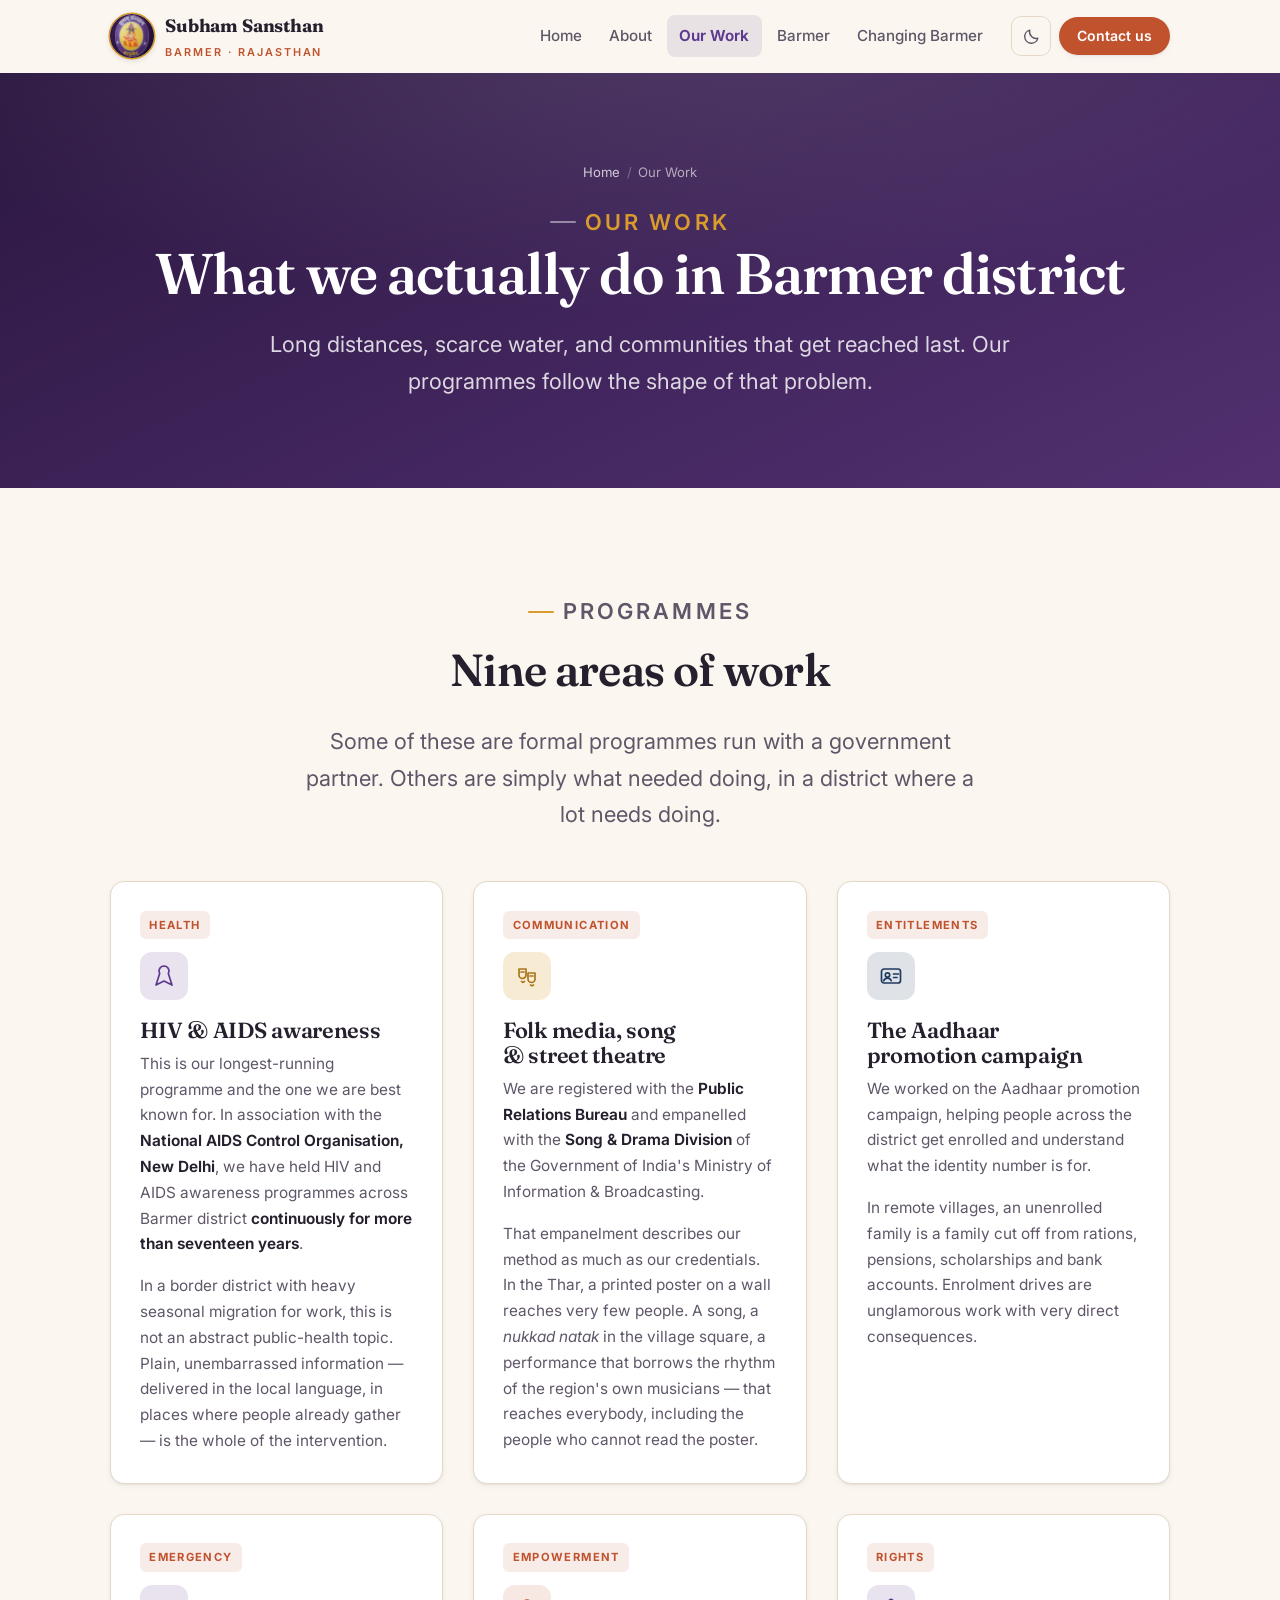
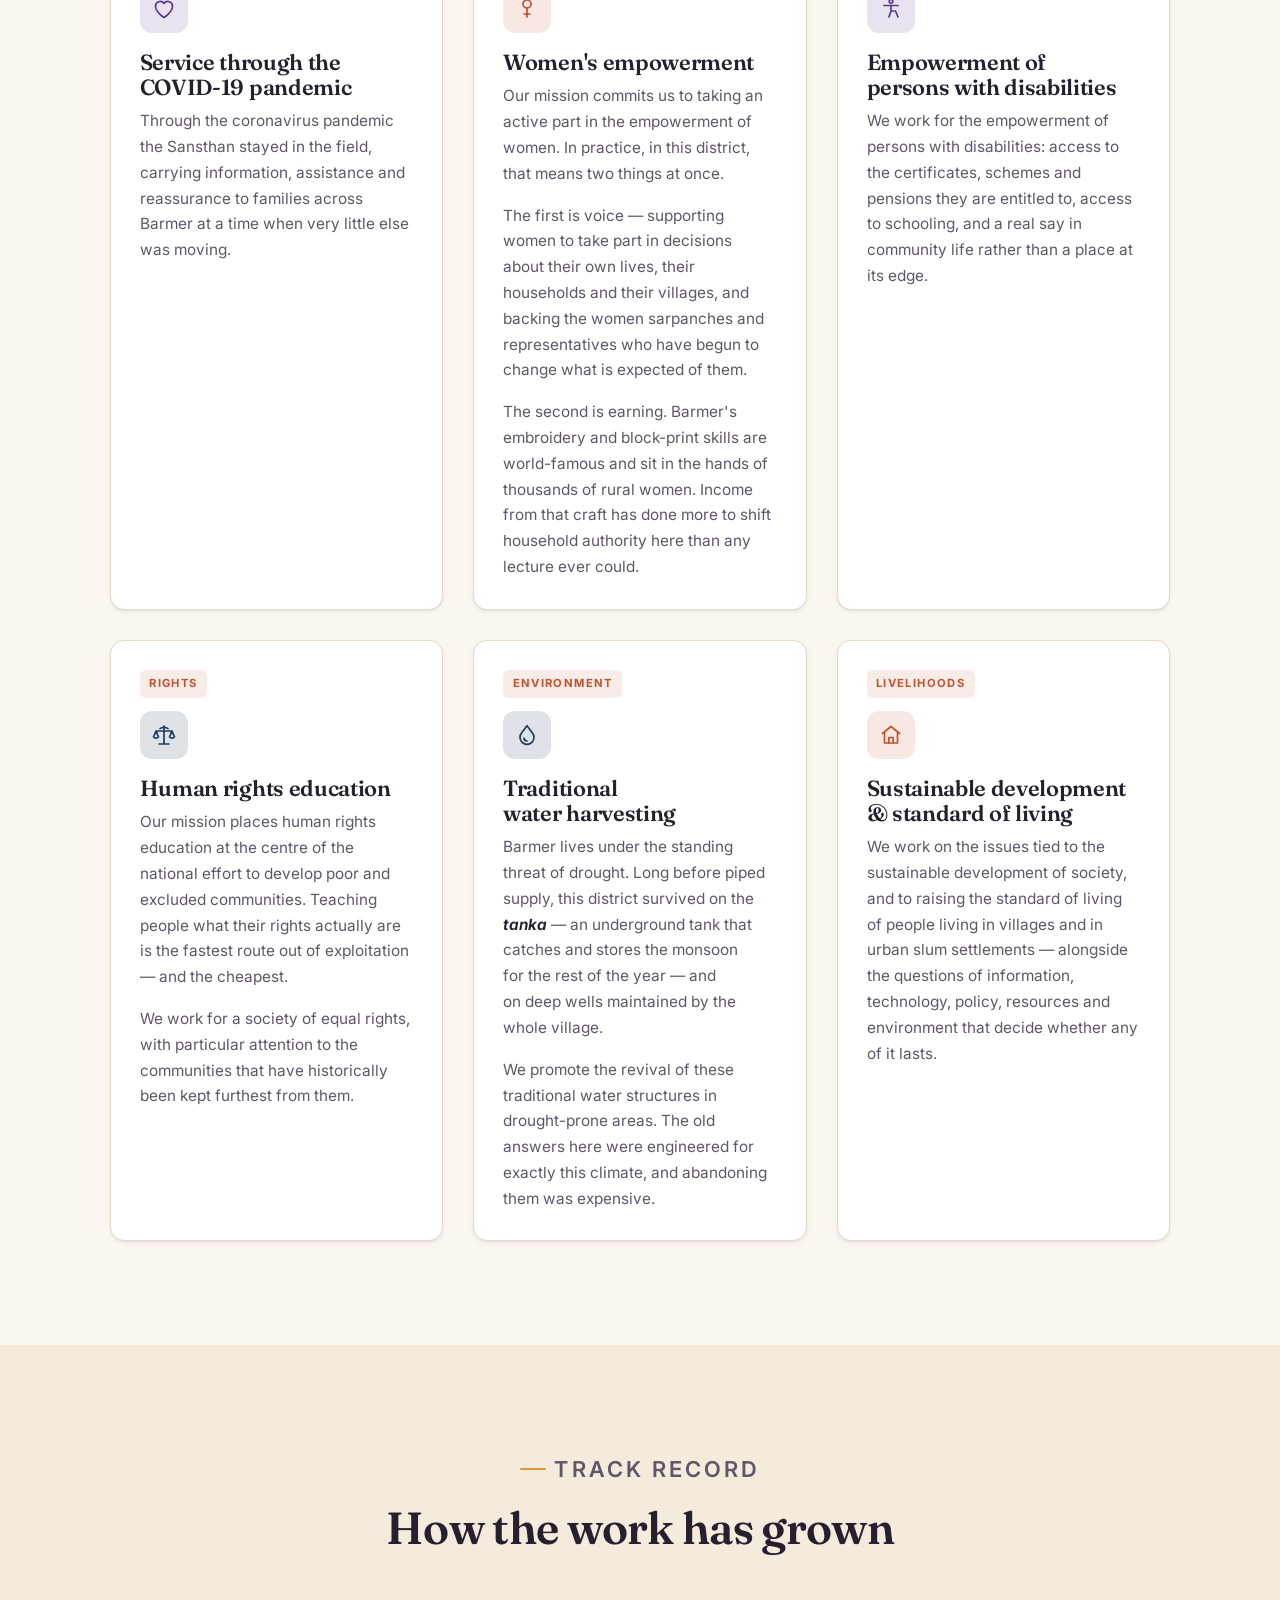
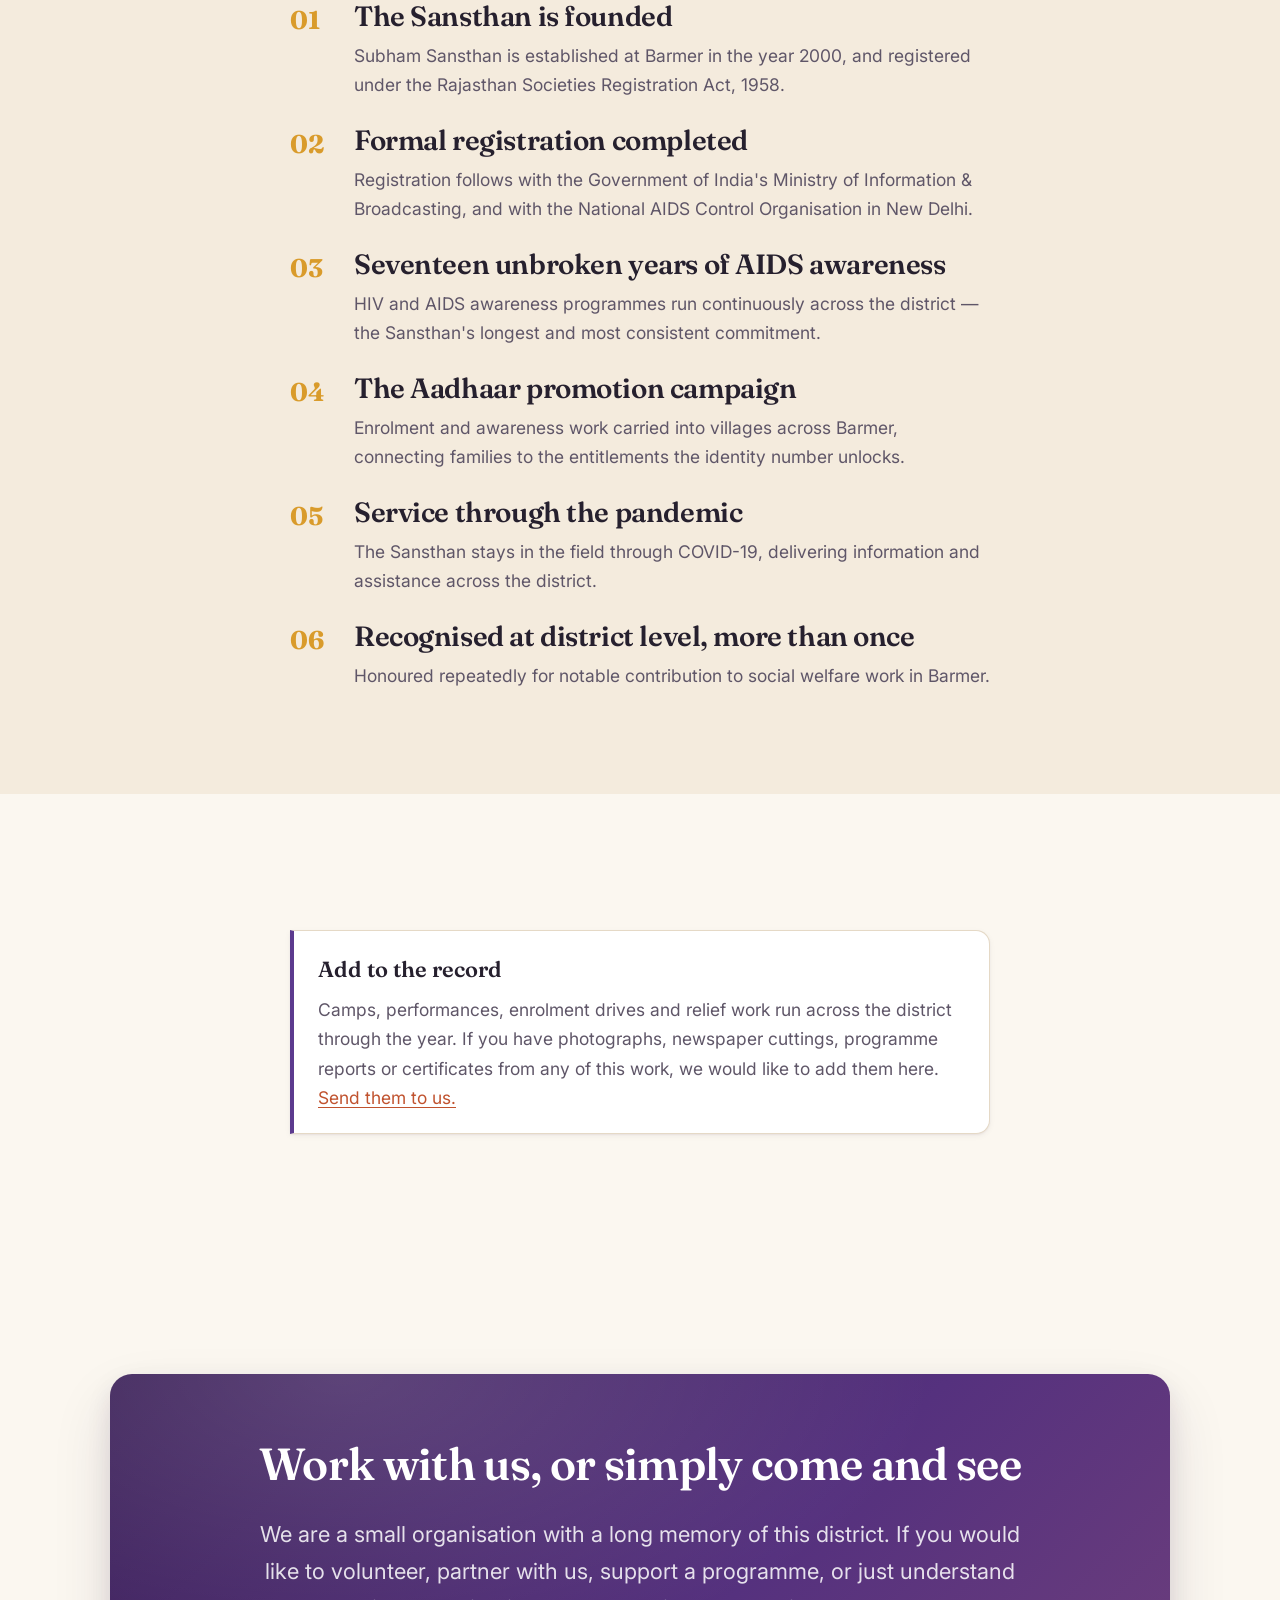
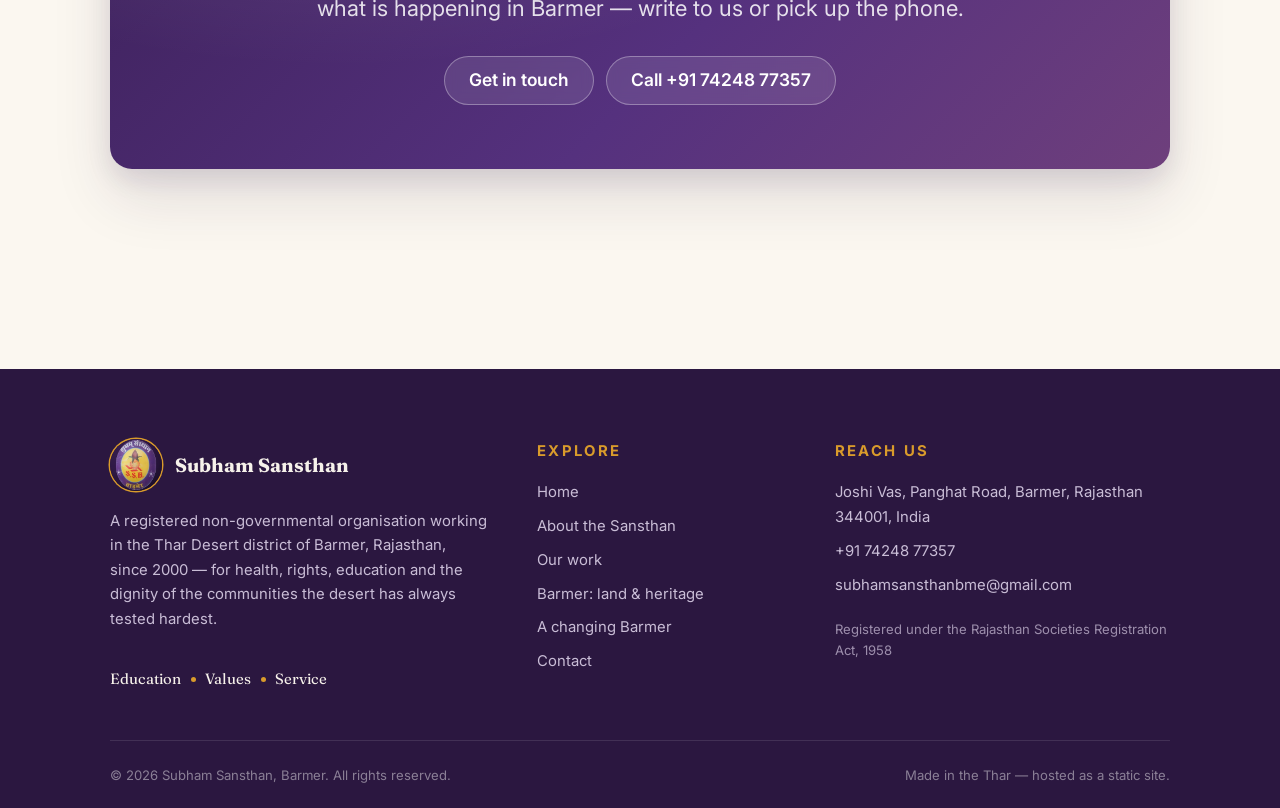
<file: our-work.html>
<!DOCTYPE html>
<html lang="en">
<head>
<meta charset="utf-8">
<meta name="viewport" content="width=device-width, initial-scale=1">
<title>Our Work | Subham Sansthan, Barmer</title>
<meta name="description" content="The programmes of Subham Sansthan, Barmer: HIV/AIDS awareness with NACO, folk-media campaigns, Aadhaar enrolment drives, COVID-19 relief, women's empowerment, disability inclusion, human rights education and traditional water harvesting.">
<link rel="canonical" href="https://www.subhamsansthan.org/our-work.html">

<meta property="og:type" content="website">
<meta property="og:site_name" content="Subham Sansthan, Barmer">
<meta property="og:title" content="Our Work | Subham Sansthan, Barmer">
<meta property="og:description" content="The programmes of Subham Sansthan, Barmer: HIV/AIDS awareness with NACO, folk-media campaigns, Aadhaar enrolment drives, COVID-19 relief, women's empowerment, disability inclusion, human rights education and traditional water harvesting.">
<meta property="og:url" content="https://www.subhamsansthan.org/our-work.html">
<meta property="og:image" content="https://www.subhamsansthan.org/assets/img/og-image.jpg">
<meta name="twitter:card" content="summary_large_image">

<link rel="icon" href="assets/img/favicon.svg" type="image/svg+xml">
<link rel="apple-touch-icon" href="assets/img/logo-small.jpg">
<meta name="theme-color" content="#2B1740">

<link rel="preconnect" href="https://fonts.googleapis.com">
<link rel="preconnect" href="https://fonts.gstatic.com" crossorigin>
<link href="https://fonts.googleapis.com/css2?family=Fraunces:opsz,wght@9..144,400;9..144,600;9..144,700&family=Inter:wght@400;500;600;700&display=swap" rel="stylesheet">
<link rel="stylesheet" href="assets/css/style.css">

<script>
/* set the saved theme before first paint so the page never flashes */
(function(){var d=document.documentElement;d.classList.add('js');try{var t=localStorage.getItem('ss-theme');if(t)d.setAttribute('data-theme',t);}catch(e){}})();
</script>
<script type="application/ld+json">{
  "@context": "https://schema.org",
  "@type": "NGO",
  "name": "Subham Sansthan",
  "alternateName": ["\u0936\u0941\u092d\u092e\u094d \u0938\u0902\u0938\u094d\u0925\u093e\u0928", "S.S.B. Barmer"],
  "url": "https://www.subhamsansthan.org/",
  "logo": "https://www.subhamsansthan.org/assets/img/logo.jpg",
  "foundingDate": "2000",
  "slogan": "Education, Values, Service",
  "email": "subhamsansthanbme@gmail.com",
  "telephone": "+917424877357",
  "areaServed": { "@type": "AdministrativeArea", "name": "Barmer district, Rajasthan, India" },
  "geo": { "@type": "GeoCoordinates", "latitude": 25.7447474, "longitude": 71.3874563 },
  "hasMap": "https://maps.app.goo.gl/zsfaGcL1ppoWVpbS6",
  "address": {
    "@type": "PostalAddress",
    "streetAddress": "Joshi Vas, Panghat Road",
    "addressLocality": "Barmer",
    "addressRegion": "Rajasthan",
    "postalCode": "344001",
    "addressCountry": "IN"
  }
}</script>

</head>
<body>
<a class="skip-link" href="#main">Skip to content</a>
<header class="site-header">
  <nav class="container nav" aria-label="Main">
    <a class="brand" href="index.html">
      <img src="assets/img/logo-small.jpg" alt="" width="44" height="44">
      <span>
        <span class="brand__name">Subham Sansthan</span>
        <span class="brand__place">Barmer &middot; Rajasthan</span>
      </span>
    </a>

    <ul class="nav__links" id="primary-nav">
      <li><a href="index.html">Home</a></li>
      <li><a href="about.html">About</a></li>
      <li><a href="our-work.html" aria-current="page">Our Work</a></li>
      <li><a href="barmer.html">Barmer</a></li>
      <li><a href="changing-barmer.html">Changing Barmer</a></li>
      <li class="nav__cta-mobile"><a href="contact.html">Contact</a></li>
    </ul>

    <div class="nav__actions">
      <button class="icon-btn theme-toggle" type="button" aria-label="Switch colour theme">
        <svg viewBox="0 0 24 24" fill="none" stroke="currentColor" stroke-width="1.7" stroke-linecap="round" stroke-linejoin="round" aria-hidden="true" class="moon"><path d="M20 14.2A8.4 8.4 0 0 1 9.8 4 8.4 8.4 0 1 0 20 14.2Z"/></svg>
        <svg viewBox="0 0 24 24" fill="none" stroke="currentColor" stroke-width="1.7" stroke-linecap="round" stroke-linejoin="round" aria-hidden="true" class="sun"><circle cx="12" cy="12" r="4.2"/><path d="M12 2v2.2M12 19.8V22M2 12h2.2M19.8 12H22M4.9 4.9l1.6 1.6M17.5 17.5l1.6 1.6M19.1 4.9l-1.6 1.6M6.5 17.5l-1.6 1.6"/></svg>
      </button>
      <a class="btn btn--primary btn--sm nav__cta" href="contact.html">Contact us</a>
      <button class="icon-btn nav__toggle" type="button" aria-expanded="false" aria-controls="primary-nav" aria-label="Open menu">
        <svg viewBox="0 0 24 24" fill="none" stroke="currentColor" stroke-width="1.9" stroke-linecap="round" aria-hidden="true"><path d="M4 7h16M4 12h16M4 17h16"/></svg>
      </button>
    </div>
  </nav>
</header>

<main id="main">
<section class="page-head">
  <div class="container">
    <ol class="breadcrumb">
      <li><a href="index.html">Home</a></li>
      <li>Our Work</li>
    </ol>
    <p class="eyebrow eyebrow--center">Our work</p>
    <h1>What we actually do in Barmer district</h1>
    <p>Long distances, scarce water, and communities that get reached last. Our programmes follow the shape of that problem.</p>
  </div>
</section>

<section class="section">
  <div class="container">
    <div class="section-head center reveal">
      <p class="eyebrow eyebrow--center">Programmes</p>
      <h2>Nine areas of work</h2>
      <p>Some of these are formal programmes run with a government partner. Others are simply what needed doing, in a district where a lot needs doing.</p>
    </div>
    <div class="grid grid--2">
      <article class="card card--purple reveal">
        <span class="card__tag">Health</span>
        <div class="card__icon"><svg viewBox="0 0 24 24" fill="none" stroke="currentColor" stroke-width="1.7" stroke-linecap="round" stroke-linejoin="round" aria-hidden="true"><path d="M12 2a5 5 0 0 0-4.33 7.5L4 21l8-4 8 4-3.67-11.5A5 5 0 0 0 12 2Z"/></svg></div>
        <h3>HIV &amp; AIDS awareness</h3>
        <div class="prose" style="max-width:none"><p>This is our longest-running programme and the one we are best known for. In association with the <strong>National AIDS Control Organisation, New Delhi</strong>, we have held HIV and AIDS awareness programmes across Barmer district <strong>continuously for more than seventeen years</strong>.</p>
     <p>In a border district with heavy seasonal migration for work, this is not an abstract public-health topic. Plain, unembarrassed information &mdash; delivered in the local language, in places where people already gather &mdash; is the whole of the intervention.</p></div>
      </article>
      <article class="card card--gold reveal">
        <span class="card__tag">Communication</span>
        <div class="card__icon"><svg viewBox="0 0 24 24" fill="none" stroke="currentColor" stroke-width="1.7" stroke-linecap="round" stroke-linejoin="round" aria-hidden="true"><path d="M4 5h7v6a3.5 3.5 0 0 1-7 0V5Z"/><path d="M13 9h7v6a3.5 3.5 0 0 1-7 0V9Z"/><path d="M6 8h3M15 12h3"/><path d="M6.5 17.5c.8.8 2.2.8 3 0M15.5 21c.8.8 2.2.8 3 0"/></svg></div>
        <h3>Folk media, song &amp; street theatre</h3>
        <div class="prose" style="max-width:none"><p>We are registered with the <strong>Public Relations Bureau</strong> and empanelled with the <strong>Song &amp; Drama Division</strong> of the Government of India's Ministry of Information &amp; Broadcasting.</p>
     <p>That empanelment describes our method as much as our credentials. In the Thar, a printed poster on a wall reaches very few people. A song, a <em>nukkad natak</em> in the village square, a performance that borrows the rhythm of the region's own musicians &mdash; that reaches everybody, including the people who cannot read the poster.</p></div>
      </article>
      <article class="card card--indigo reveal">
        <span class="card__tag">Entitlements</span>
        <div class="card__icon"><svg viewBox="0 0 24 24" fill="none" stroke="currentColor" stroke-width="1.7" stroke-linecap="round" stroke-linejoin="round" aria-hidden="true"><rect x="2.5" y="5" width="19" height="14" rx="2.5"/><circle cx="8.5" cy="11" r="2.2"/><path d="M4.8 16.6a4 4 0 0 1 7.4 0M14.5 10h5M14.5 13.5h3.5"/></svg></div>
        <h3>The Aadhaar promotion campaign</h3>
        <div class="prose" style="max-width:none"><p>We worked on the Aadhaar promotion campaign, helping people across the district get enrolled and understand what the identity number is for.</p>
     <p>In remote villages, an unenrolled family is a family cut off from rations, pensions, scholarships and bank accounts. Enrolment drives are unglamorous work with very direct consequences.</p></div>
      </article>
      <article class="card card--purple reveal">
        <span class="card__tag">Emergency</span>
        <div class="card__icon"><svg viewBox="0 0 24 24" fill="none" stroke="currentColor" stroke-width="1.7" stroke-linecap="round" stroke-linejoin="round" aria-hidden="true"><path d="M12 20.5S3.5 15 3.5 9.2A4.7 4.7 0 0 1 12 6.4a4.7 4.7 0 0 1 8.5 2.8C20.5 15 12 20.5 12 20.5Z"/></svg></div>
        <h3>Service through the COVID-19 pandemic</h3>
        <div class="prose" style="max-width:none"><p>Through the coronavirus pandemic the Sansthan stayed in the field, carrying information, assistance and reassurance to families across Barmer at a time when very little else was moving.</p></div>
      </article>
      <article class="card card--terracotta reveal">
        <span class="card__tag">Empowerment</span>
        <div class="card__icon"><svg viewBox="0 0 24 24" fill="none" stroke="currentColor" stroke-width="1.7" stroke-linecap="round" stroke-linejoin="round" aria-hidden="true"><circle cx="12" cy="7" r="4"/><path d="M12 11v9M9 17h6"/></svg></div>
        <h3>Women's empowerment</h3>
        <div class="prose" style="max-width:none"><p>Our mission commits us to taking an active part in the empowerment of women. In practice, in this district, that means two things at once.</p>
     <p>The first is voice &mdash; supporting women to take part in decisions about their own lives, their households and their villages, and backing the women sarpanches and representatives who have begun to change what is expected of them.</p>
     <p>The second is earning. Barmer's embroidery and block-print skills are world-famous and sit in the hands of thousands of rural women. Income from that craft has done more to shift household authority here than any lecture ever could.</p></div>
      </article>
      <article class="card card--purple reveal">
        <span class="card__tag">Rights</span>
        <div class="card__icon"><svg viewBox="0 0 24 24" fill="none" stroke="currentColor" stroke-width="1.7" stroke-linecap="round" stroke-linejoin="round" aria-hidden="true"><circle cx="12" cy="4.2" r="1.8"/><path d="M5 8.5h14M12 8v6h4.5l2.5 6M12 14l-2 6"/></svg></div>
        <h3>Empowerment of persons with disabilities</h3>
        <div class="prose" style="max-width:none"><p>We work for the empowerment of persons with disabilities: access to the certificates, schemes and pensions they are entitled to, access to schooling, and a real say in community life rather than a place at its edge.</p></div>
      </article>
      <article class="card card--indigo reveal">
        <span class="card__tag">Rights</span>
        <div class="card__icon"><svg viewBox="0 0 24 24" fill="none" stroke="currentColor" stroke-width="1.7" stroke-linecap="round" stroke-linejoin="round" aria-hidden="true"><path d="M12 3v18M7 21h10M4 8h16M4 8l-2.5 6a3.5 3.5 0 0 0 5 0L4 8Zm16 0-2.5 6a3.5 3.5 0 0 0 5 0L20 8Z"/><path d="M8 5.5 12 4l4 1.5"/></svg></div>
        <h3>Human rights education</h3>
        <div class="prose" style="max-width:none"><p>Our mission places human rights education at the centre of the national effort to develop poor and excluded communities. Teaching people what their rights actually are is the fastest route out of exploitation &mdash; and the cheapest.</p>
     <p>We work for a society of equal rights, with particular attention to the communities that have historically been kept furthest from them.</p></div>
      </article>
      <article class="card card--indigo reveal">
        <span class="card__tag">Environment</span>
        <div class="card__icon"><svg viewBox="0 0 24 24" fill="none" stroke="currentColor" stroke-width="1.7" stroke-linecap="round" stroke-linejoin="round" aria-hidden="true"><path d="M12 2.7 6.9 9.6a7 7 0 1 0 10.2 0L12 2.7Z"/><path d="M9 15a3 3 0 0 0 3 3"/></svg></div>
        <h3>Traditional water harvesting</h3>
        <div class="prose" style="max-width:none"><p>Barmer lives under the standing threat of drought. Long before piped supply, this district survived on the <strong><em>tanka</em></strong> &mdash; an underground tank that catches and stores the monsoon for the rest of the year &mdash; and on deep wells maintained by the whole village.</p>
     <p>We promote the revival of these traditional water structures in drought-prone areas. The old answers here were engineered for exactly this climate, and abandoning them was expensive.</p></div>
      </article>
      <article class="card card--terracotta reveal">
        <span class="card__tag">Livelihoods</span>
        <div class="card__icon"><svg viewBox="0 0 24 24" fill="none" stroke="currentColor" stroke-width="1.7" stroke-linecap="round" stroke-linejoin="round" aria-hidden="true"><path d="M3.5 10.5 12 3.5l8.5 7"/><path d="M5.5 9.8V20h13V9.8"/><path d="M9.8 20v-5.5h4.4V20"/></svg></div>
        <h3>Sustainable development &amp; standard of living</h3>
        <div class="prose" style="max-width:none"><p>We work on the issues tied to the sustainable development of society, and to raising the standard of living of people living in villages and in urban slum settlements &mdash; alongside the questions of information, technology, policy, resources and environment that decide whether any of it lasts.</p></div>
      </article>
    </div>
  </div>
</section>

<section class="section section--alt">
  <div class="container container--narrow">
    <div class="section-head center reveal" style="margin-inline:auto">
      <p class="eyebrow eyebrow--center">Track record</p>
      <h2>How the work has grown</h2>
    </div>
    <ol class="steps reveal">
      <li class="step-item">
        <h3>The Sansthan is founded</h3>
        <p class="text-mute">Subham Sansthan is established at Barmer in the year 2000, and registered under the Rajasthan Societies Registration Act, 1958.</p>
      </li>
      <li class="step-item">
        <h3>Formal registration completed</h3>
        <p class="text-mute">Registration follows with the Government of India's Ministry of Information &amp; Broadcasting, and with the National AIDS Control Organisation in New Delhi.</p>
      </li>
      <li class="step-item">
        <h3>Seventeen unbroken years of AIDS awareness</h3>
        <p class="text-mute">HIV and AIDS awareness programmes run continuously across the district &mdash; the Sansthan's longest and most consistent commitment.</p>
      </li>
      <li class="step-item">
        <h3>The Aadhaar promotion campaign</h3>
        <p class="text-mute">Enrolment and awareness work carried into villages across Barmer, connecting families to the entitlements the identity number unlocks.</p>
      </li>
      <li class="step-item">
        <h3>Service through the pandemic</h3>
        <p class="text-mute">The Sansthan stays in the field through COVID-19, delivering information and assistance across the district.</p>
      </li>
      <li class="step-item">
        <h3>Recognised at district level, more than once</h3>
        <p class="text-mute">Honoured repeatedly for notable contribution to social welfare work in Barmer.</p>
      </li>
    </ol>
  </div>
</section>

<section class="section">
  <div class="container container--narrow">
    <div class="callout reveal" style="border-left-color:var(--purple)">
      <span class="callout__title">Add to the record</span>
      <p>Camps, performances, enrolment drives and relief work run across the district through the year. If you have photographs, newspaper cuttings, programme reports or certificates from any of this work, we would like to add them here. <a href="contact.html">Send them to us.</a></p>
    </div>
  </div>
</section>
<section class="section">
  <div class="container">
    <div class="cta-band reveal">
      <h2>Work with us, or simply come and see</h2>
      <p>We are a small organisation with a long memory of this district. If you would like to volunteer, partner with us, support a programme, or just understand what is happening in Barmer &mdash; write to us or pick up the phone.</p>
      <div class="btn-row center" style="margin-top:1.8rem">
        <a class="btn btn--on-dark" href="contact.html">Get in touch</a>
        <a class="btn btn--on-dark" href="tel:+917424877357">Call +91 74248 77357</a>
      </div>
    </div>
  </div>
</section>
</main>

<footer class="site-footer">
  <div class="container">
    <div class="footer__grid">
      <div>
        <a class="footer__brand" href="index.html">
          <img src="assets/img/logo-small.jpg" alt="" width="52" height="52">
          <span>Subham Sansthan</span>
        </a>
        <p>A registered non-governmental organisation working in the Thar Desert district of Barmer, Rajasthan, since 2000 &mdash; for health, rights, education and the dignity of the communities the desert has always tested hardest.</p>
        <p class="footer__motto">Education <i></i> Values <i></i> Service</p>
      </div>

      <div>
        <p class="footer__title">Explore</p>
        <ul class="footer__list">
          <li><a href="index.html">Home</a></li>
          <li><a href="about.html">About the Sansthan</a></li>
          <li><a href="our-work.html">Our work</a></li>
          <li><a href="barmer.html">Barmer: land &amp; heritage</a></li>
          <li><a href="changing-barmer.html">A changing Barmer</a></li>
          <li><a href="contact.html">Contact</a></li>
        </ul>
      </div>

      <div>
        <p class="footer__title">Reach us</p>
        <ul class="footer__list">
          <li>Joshi Vas, Panghat Road, Barmer, Rajasthan 344001, India</li>
          <li><a href="tel:+917424877357">+91 74248 77357</a></li>
          <li><a href="mailto:subhamsansthanbme@gmail.com">subhamsansthanbme@gmail.com</a></li>
        </ul>
        <p style="margin-top:1.3rem;font-size:.82rem;opacity:.72">
          Registered under the Rajasthan Societies Registration Act, 1958
        </p>
      </div>
    </div>

    <div class="footer__bottom">
      <span>&copy; <span data-year>2026</span> Subham Sansthan, Barmer. All rights reserved.</span>
      <span>Made in the Thar &mdash; hosted as a static site.</span>
    </div>
  </div>
</footer>

<script src="assets/js/main.js" defer></script>
</body>
</html>
</file>
<file: assets/css/style.css>
/* ==========================================================================
   Subham Sansthan, Barmer — stylesheet
   Palette & motifs inspired by Thar desert sand, Ajrakh block-print indigo
   and madder red, and the marigold + purple of the Sansthan's own emblem.
   ========================================================================== */

/* ---------- 1. Tokens ---------- */
:root {
  /* brand */
  --purple-900: #2B1740;
  --purple-800: #3B2058;
  --purple-700: #4E2C72;
  --purple:     #5C3A8E;
  --purple-300: #A98BD0;
  --terracotta: #C0522E;
  --terracotta-dark: #9E3F20;
  --marigold:   #D99B2B;
  --indigo:     #1F3A5F;

  /* surfaces (light) */
  --bg:        #FBF7F0;
  --bg-alt:    #F4EBDD;
  --bg-deep:   var(--purple-900);
  --surface:   #FFFFFF;
  --surface-2: #FDFAF4;

  /* text */
  --text:      #26202E;
  --text-mute: #5F5668;
  --text-soft: #7A7186;
  --on-dark:        #F6F1EA;
  --on-dark-mute:   #C9BDD6;

  /* lines & shadow */
  --line:      #E5D9C6;
  --line-soft: #EFE6D6;
  --shadow-sm: 0 1px 2px rgba(43, 23, 64, .06), 0 2px 6px rgba(43, 23, 64, .05);
  --shadow-md: 0 4px 10px rgba(43, 23, 64, .07), 0 12px 28px rgba(43, 23, 64, .08);
  --shadow-lg: 0 10px 24px rgba(43, 23, 64, .10), 0 28px 60px rgba(43, 23, 64, .12);

  /* type */
  --font-display: 'Fraunces', 'Iowan Old Style', Georgia, 'Times New Roman', serif;
  --font-body: 'Inter', system-ui, -apple-system, 'Segoe UI', Roboto, sans-serif;

  /* rhythm */
  --step--1: clamp(.82rem, .80rem + .10vw, .88rem);
  --step-0:  clamp(1rem, .97rem + .16vw, 1.09rem);
  --step-1:  clamp(1.19rem, 1.13rem + .30vw, 1.38rem);
  --step-2:  clamp(1.42rem, 1.31rem + .54vw, 1.75rem);
  --step-3:  clamp(1.69rem, 1.51rem + .90vw, 2.22rem);
  --step-4:  clamp(2.01rem, 1.72rem + 1.44vw, 2.81rem);
  --step-5:  clamp(2.39rem, 1.94rem + 2.25vw, 3.58rem);

  --radius:    14px;
  --radius-lg: 22px;
  --container: 1140px;
  --gutter: clamp(1.15rem, .6rem + 2.4vw, 2.5rem);
}

/* dark: default-follows-system, overridable by the toggle */
@media (prefers-color-scheme: dark) {
  :root:not([data-theme="light"]) {
    --bg:        #17121D;
    --bg-alt:    #1F1828;
    --bg-deep:   #120E17;
    --surface:   #221A2C;
    --surface-2: #271E33;
    --text:      #F0EAF5;
    --text-mute: #BCB0C8;
    --text-soft: #9C90A9;
    --line:      #382C46;
    --line-soft: #2F2539;
    --purple-300: #C4AAE6;
    --marigold:  #E7B354;
    --terracotta: #E27A50;
    --shadow-sm: 0 1px 2px rgba(0,0,0,.4);
    --shadow-md: 0 4px 10px rgba(0,0,0,.35), 0 12px 28px rgba(0,0,0,.4);
    --shadow-lg: 0 10px 24px rgba(0,0,0,.4), 0 28px 60px rgba(0,0,0,.5);
  }
}
:root[data-theme="dark"] {
  --bg:        #17121D;
  --bg-alt:    #1F1828;
  --bg-deep:   #120E17;
  --surface:   #221A2C;
  --surface-2: #271E33;
  --text:      #F0EAF5;
  --text-mute: #BCB0C8;
  --text-soft: #9C90A9;
  --line:      #382C46;
  --line-soft: #2F2539;
  --purple-300: #C4AAE6;
  --marigold:  #E7B354;
  --terracotta: #E27A50;
  --shadow-sm: 0 1px 2px rgba(0,0,0,.4);
  --shadow-md: 0 4px 10px rgba(0,0,0,.35), 0 12px 28px rgba(0,0,0,.4);
  --shadow-lg: 0 10px 24px rgba(0,0,0,.4), 0 28px 60px rgba(0,0,0,.5);
}

/* ---------- 2. Base ---------- */
*, *::before, *::after { box-sizing: border-box; }
html { -webkit-text-size-adjust: 100%; scroll-behavior: smooth; scroll-padding-top: 90px; }
@media (prefers-reduced-motion: reduce) { html { scroll-behavior: auto; } }

body {
  margin: 0;
  background: var(--bg);
  color: var(--text);
  font-family: var(--font-body);
  font-size: var(--step-0);
  line-height: 1.68;
  -webkit-font-smoothing: antialiased;
  overflow-x: hidden;
}

h1, h2, h3, h4 {
  font-family: var(--font-display);
  font-weight: 600;
  line-height: 1.14;
  letter-spacing: -.015em;
  margin: 0 0 .6em;
  text-wrap: balance;
}
h1 { font-size: var(--step-5); }
h2 { font-size: var(--step-4); }
h3 { font-size: var(--step-2); }
h4 { font-size: var(--step-1); }
p  { margin: 0 0 1.1em; text-wrap: pretty; }
p:last-child, ul:last-child, ol:last-child { margin-bottom: 0; }

a { color: var(--terracotta); text-decoration-thickness: 1px; text-underline-offset: 3px; }
a:hover { color: var(--terracotta-dark); }
:root[data-theme="dark"] a:hover, 
:where(:root:not([data-theme="light"])) a:hover { filter: brightness(1.12); }

img { max-width: 100%; height: auto; display: block; }
hr { border: 0; border-top: 1px solid var(--line); margin: 3rem 0; }

:focus-visible {
  outline: 3px solid var(--marigold);
  outline-offset: 3px;
  border-radius: 4px;
}

.skip-link {
  position: absolute; left: 1rem; top: -100px; z-index: 999;
  background: var(--purple); color: #fff; padding: .7rem 1.1rem;
  border-radius: 0 0 var(--radius) var(--radius); font-weight: 600;
  transition: top .18s ease;
}
.skip-link:focus { top: 0; color: #fff; }

/* ---------- 3. Layout helpers ---------- */
.container { width: 100%; max-width: var(--container); margin-inline: auto; padding-inline: var(--gutter); }
.container--narrow { max-width: 780px; }
.section { padding-block: clamp(3.5rem, 2rem + 6vw, 6.5rem); }
.section--tight { padding-block: clamp(2.5rem, 1.5rem + 4vw, 4.5rem); }
.section--alt { background: var(--bg-alt); }
.section--surface { background: var(--surface-2); }

.grid { display: grid; gap: clamp(1.1rem, .6rem + 1.6vw, 2rem); }
.grid--2 { grid-template-columns: repeat(auto-fit, minmax(min(100%, 300px), 1fr)); }
.grid--3 { grid-template-columns: repeat(auto-fit, minmax(min(100%, 270px), 1fr)); }
.grid--4 { grid-template-columns: repeat(auto-fit, minmax(min(100%, 210px), 1fr)); }
/* exactly two columns, so a four-card set reads as 2x2 and never orphans one */
.grid--pair { grid-template-columns: 1fr; }
@media (min-width: 800px) { .grid--pair { grid-template-columns: repeat(2, 1fr); } }

.stack > * + * { margin-top: 1.1rem; }
.center { text-align: center; }
.measure { max-width: 68ch; }
.mx-auto { margin-inline: auto; }

/* ---------- 4. Section headings ---------- */
.eyebrow {
  display: inline-flex; align-items: center; gap: .55rem;
  font-family: var(--font-body);
  font-size: var(--step--1);
  font-weight: 600;
  letter-spacing: .14em;
  text-transform: uppercase;
  color: var(--terracotta);
  margin: 0 0 .9rem;
}
.eyebrow::before {
  content: ""; width: 26px; height: 2px; background: var(--marigold); border-radius: 2px;
}
.eyebrow--center { justify-content: center; }

.section-head { max-width: 62ch; margin-bottom: clamp(2rem, 1rem + 2.5vw, 3.2rem); }
.section-head.center { margin-inline: auto; }
.section-head p { color: var(--text-mute); font-size: var(--step-1); }

.lead { font-size: var(--step-1); color: var(--text-mute); line-height: 1.6; }

/* ---------- 5. Buttons ---------- */
.btn {
  display: inline-flex; align-items: center; justify-content: center; gap: .5rem;
  padding: .82rem 1.5rem;
  font-family: var(--font-body); font-size: var(--step-0); font-weight: 600;
  line-height: 1.2;
  border-radius: 100px; border: 1.5px solid transparent;
  text-decoration: none; cursor: pointer;
  transition: transform .16s ease, box-shadow .2s ease, background-color .2s ease, color .2s ease, border-color .2s ease;
}
.btn svg { width: 18px; height: 18px; flex-shrink: 0; }
.btn:hover { transform: translateY(-2px); }
.btn:active { transform: translateY(0); }

.btn--primary { background: var(--terracotta); color: #fff; box-shadow: var(--shadow-sm); }
.btn--primary:hover { background: var(--terracotta-dark); color: #fff; box-shadow: var(--shadow-md); }

.btn--ghost { background: transparent; color: var(--text); border-color: var(--line); }
.btn--ghost:hover { border-color: var(--purple); color: var(--purple); background: rgba(92,58,142,.06); }

.btn--on-dark { background: rgba(255,255,255,.10); color: #fff; border-color: rgba(255,255,255,.32); backdrop-filter: blur(6px); }
.btn--on-dark:hover { background: #fff; color: var(--purple-900); border-color: #fff; }

.btn--sm { padding: .58rem 1.05rem; font-size: var(--step--1); }
.btn-row { display: flex; flex-wrap: wrap; gap: .8rem; }
.btn-row.center { justify-content: center; }

/* ---------- 6. Header / nav ---------- */
.site-header {
  position: sticky; top: 0; z-index: 100;
  background: color-mix(in srgb, var(--bg) 86%, transparent);
  backdrop-filter: saturate(160%) blur(14px);
  border-bottom: 1px solid transparent;
  transition: border-color .25s ease, box-shadow .25s ease, background-color .25s ease;
}
.site-header.is-stuck { border-bottom-color: var(--line); box-shadow: var(--shadow-sm); }

.nav {
  display: flex; align-items: center; gap: 1rem;
  min-height: 72px;
}
.brand {
  display: flex; align-items: center; gap: .7rem;
  text-decoration: none; color: var(--text); margin-right: auto;
  flex-shrink: 0;
}
.brand img {
  width: 44px; height: 44px; border-radius: 50%;
  object-fit: cover; object-position: center;
  box-shadow: 0 0 0 1.5px var(--marigold), 0 2px 6px rgba(43,23,64,.18);
}
.brand__name { font-family: var(--font-display); font-weight: 700; font-size: 1.12rem; line-height: 1.1; letter-spacing: -.01em; }
.brand__place { display: block; font-family: var(--font-body); font-size: .68rem; font-weight: 600; letter-spacing: .18em; text-transform: uppercase; color: var(--terracotta); margin-top: 2px; }

.nav__links { display: flex; align-items: center; gap: .15rem; list-style: none; margin: 0; padding: 0; }
.nav__links a {
  display: block; padding: .5rem .78rem; border-radius: 8px;
  color: var(--text-mute); text-decoration: none;
  font-size: .95rem; font-weight: 500;
  transition: color .18s ease, background-color .18s ease;
}
.nav__links a:hover { color: var(--text); background: color-mix(in srgb, var(--purple) 9%, transparent); }
.nav__links a[aria-current="page"] { color: var(--purple); font-weight: 650; background: color-mix(in srgb, var(--purple) 11%, transparent); }
:root[data-theme="dark"] .nav__links a[aria-current="page"] { color: var(--purple-300); }

.nav__actions { display: flex; align-items: center; gap: .5rem; flex-shrink: 0; }

.icon-btn {
  display: grid; place-items: center;
  width: 40px; height: 40px; padding: 0;
  background: transparent; border: 1.5px solid var(--line);
  border-radius: 10px; color: var(--text-mute); cursor: pointer;
  transition: border-color .18s ease, color .18s ease, background-color .18s ease;
}
.icon-btn:hover { border-color: var(--purple); color: var(--purple); }
.icon-btn svg { width: 19px; height: 19px; }
.theme-toggle .sun { display: none; }
:root[data-theme="dark"] .theme-toggle .sun { display: block; }
:root[data-theme="dark"] .theme-toggle .moon { display: none; }
@media (prefers-color-scheme: dark) {
  :root:not([data-theme="light"]) .theme-toggle .sun { display: block; }
  :root:not([data-theme="light"]) .theme-toggle .moon { display: none; }
}

.nav__toggle { display: none; }
/* the Contact link lives in the drawer only; on desktop the button covers it */
.nav__cta-mobile { display: none; }

@media (max-width: 940px) {
  .nav__toggle { display: grid; }
  .nav__links {
    position: fixed; inset: 72px 0 auto 0;
    flex-direction: column; align-items: stretch; gap: .2rem;
    background: var(--bg);
    border-bottom: 1px solid var(--line);
    padding: 1rem var(--gutter) 1.6rem;
    box-shadow: var(--shadow-lg);
    transform: translateY(-8px); opacity: 0; pointer-events: none;
    transition: opacity .2s ease, transform .2s ease;
    max-height: calc(100dvh - 72px); overflow-y: auto;
  }
  .nav__links.is-open { transform: translateY(0); opacity: 1; pointer-events: auto; }
  .nav__links a { padding: .8rem .9rem; font-size: 1.05rem; }
  .nav__cta { display: none; }
  .nav__cta-mobile { display: block; }
}
@media (max-width: 420px) {
  .brand__name { font-size: 1rem; }
}

/* ---------- 7. Hero ---------- */
.hero {
  position: relative; isolation: isolate;
  background: linear-gradient(163deg, #2B1740 0%, #43265F 45%, #5A3378 100%);
  color: var(--on-dark);
  padding-block: clamp(3.5rem, 2rem + 8vw, 7rem) clamp(6rem, 4rem + 10vw, 10rem);
  overflow: hidden;
}
/* a single soft wash of light, nothing patterned */
.hero__pattern {
  position: absolute; inset: 0; z-index: -2;
  background:
    radial-gradient(120% 90% at 78% 8%, rgba(255,255,255,.11), rgba(255,255,255,0) 55%),
    linear-gradient(200deg, rgba(255,255,255,.05), rgba(0,0,0,.12));
}
.hero__glow {
  position: absolute; z-index: -1; width: 60vw; height: 60vw; max-width: 720px; max-height: 720px;
  right: -12%; top: -22%; border-radius: 50%;
  background: radial-gradient(circle, rgba(217,155,43,.42) 0%, rgba(217,155,43,0) 68%);
  pointer-events: none;
}
.hero__dunes { position: absolute; left: 0; right: 0; bottom: -1px; z-index: -1; width: 100%; height: auto; }

.hero__inner { display: grid; gap: clamp(2rem, 1rem + 4vw, 3.5rem); align-items: center; }
@media (min-width: 900px) { .hero__inner { grid-template-columns: 1.25fr .75fr; } }

.hero h1 { color: #fff; margin-bottom: .45em; }
.hero h1 .accent {
  display: block;
  background: linear-gradient(96deg, var(--marigold), #F0C46A 55%, #EFA06B);
  -webkit-background-clip: text; background-clip: text; color: transparent;
}
.hero__lead { font-size: var(--step-1); color: rgba(255,255,255,.86); max-width: 54ch; margin-bottom: 2rem; }
.hero .eyebrow { color: var(--marigold); }
.hero .eyebrow::before { background: rgba(255,255,255,.5); }

.hero__badges { display: flex; flex-wrap: wrap; gap: .5rem; margin-top: 2.2rem; }
.badge {
  display: inline-flex; align-items: center; gap: .45rem;
  padding: .42rem .85rem; border-radius: 100px;
  background: rgba(255,255,255,.09); border: 1px solid rgba(255,255,255,.20);
  font-size: .8rem; font-weight: 500; color: rgba(255,255,255,.9);
  backdrop-filter: blur(4px);
}
.badge svg { width: 14px; height: 14px; color: var(--marigold); flex-shrink: 0; }

.hero__emblem {
  justify-self: center;
  width: min(300px, 70vw); aspect-ratio: 1;
  border-radius: 50%;
  overflow: hidden;
  box-shadow:
    0 0 0 1px rgba(255,255,255,.20),
    0 0 0 9px rgba(255,255,255,.055),
    0 0 0 10px rgba(255,255,255,.09),
    0 26px 64px rgba(0,0,0,.42);
}
.hero__emblem img {
  width: 100%; height: 100%;
  object-fit: cover; object-position: center;
  display: block;
}

/* ---------- 8. Stat band ---------- */
.stats {
  position: relative; z-index: 2;
  margin-top: clamp(-5rem, -3rem - 4vw, -3.5rem);
  margin-bottom: 0;
}
.stats__card {
  background: var(--surface);
  border: 1px solid var(--line);
  border-radius: var(--radius-lg);
  box-shadow: var(--shadow-lg);
  padding: clamp(1.6rem, 1rem + 2.4vw, 2.6rem);
  display: grid; gap: 1.5rem;
  grid-template-columns: repeat(auto-fit, minmax(min(100%, 180px), 1fr));
}
.stat { text-align: center; padding-inline: .5rem; }
.stat + .stat { border-left: 1px solid var(--line-soft); }
@media (max-width: 760px) { .stat + .stat { border-left: 0; border-top: 1px solid var(--line-soft); padding-top: 1.5rem; } }
.stat__num {
  font-family: var(--font-display); font-weight: 700;
  font-size: clamp(2.1rem, 1.5rem + 2.4vw, 3rem); line-height: 1;
  color: var(--purple); letter-spacing: -.03em;
  display: block; margin-bottom: .35rem;
}
:root[data-theme="dark"] .stat__num { color: var(--purple-300); }
.stat__label { font-size: var(--step--1); color: var(--text-mute); font-weight: 500; line-height: 1.45; }

/* ---------- 9. Cards ---------- */
.card {
  background: var(--surface);
  border: 1px solid var(--line);
  border-radius: var(--radius);
  padding: clamp(1.35rem, 1rem + 1vw, 1.9rem);
  box-shadow: var(--shadow-sm);
  transition: transform .2s ease, box-shadow .25s ease, border-color .25s ease;
  display: flex; flex-direction: column;
}
.card:hover { transform: translateY(-4px); box-shadow: var(--shadow-md); border-color: color-mix(in srgb, var(--purple) 30%, var(--line)); }
.card h3 { font-size: var(--step-1); margin-bottom: .5rem; }
.card p { color: var(--text-mute); font-size: .96rem; margin-bottom: 0; }
/* multi-paragraph card bodies still need their rhythm back */
.card .prose p { margin-bottom: 1.05em; }
.card .prose p:last-child { margin-bottom: 0; }
.card .prose ul, .card .prose ol { font-size: .96rem; }
.card__icon {
  width: 48px; height: 48px; border-radius: 12px;
  display: grid; place-items: center; margin-bottom: 1.1rem;
  background: color-mix(in srgb, var(--terracotta) 13%, transparent);
  color: var(--terracotta); flex-shrink: 0;
}
.card__icon svg { width: 24px; height: 24px; }
.card--purple .card__icon { background: color-mix(in srgb, var(--purple) 14%, transparent); color: var(--purple); }
:root[data-theme="dark"] .card--purple .card__icon { color: var(--purple-300); }
.card--gold   .card__icon { background: color-mix(in srgb, var(--marigold) 20%, transparent); color: #A9761A; }
:root[data-theme="dark"] .card--gold .card__icon { color: var(--marigold); }
.card--indigo .card__icon { background: color-mix(in srgb, var(--indigo) 14%, transparent); color: var(--indigo); }
:root[data-theme="dark"] .card--indigo .card__icon { color: #8FB3DC; }

.card__tag {
  align-self: flex-start; margin-bottom: .8rem;
  font-size: .7rem; font-weight: 700; letter-spacing: .12em; text-transform: uppercase;
  color: var(--terracotta); background: color-mix(in srgb, var(--terracotta) 11%, transparent);
  padding: .3rem .6rem; border-radius: 6px;
}

/* feature card with left rule */
.pillar {
  border-left: 3px solid var(--marigold);
  padding: .2rem 0 .2rem 1.3rem;
}
.pillar h3 { font-size: var(--step-1); margin-bottom: .35rem; }
.pillar p { color: var(--text-mute); margin: 0; font-size: .96rem; }

/* ---------- 10. Split / media ---------- */
.split { display: grid; gap: clamp(2rem, 1rem + 4vw, 4rem); align-items: center; }
@media (min-width: 880px) { .split { grid-template-columns: 1fr 1fr; } .split--wide-text { grid-template-columns: 1.15fr .85fr; } }
.split--reverse > *:first-child { order: 2; }
@media (max-width: 879px) { .split--reverse > *:first-child { order: 0; } }

.media {
  position: relative; border-radius: var(--radius-lg); overflow: hidden;
  box-shadow: var(--shadow-md); border: 1px solid var(--line);
  background: var(--bg-alt);
}
.media img { width: 100%; aspect-ratio: 16/10; object-fit: cover; }
.media--tall img { aspect-ratio: 4/5; }
.media--natural { background: #fff; }
.media--natural img { aspect-ratio: auto; }

/* the emblem shown on its own: a filled disc, matching the hero mark */
.emblem-plate {
  width: min(300px, 78%); aspect-ratio: 1;
  margin-inline: auto;
  border-radius: 50%;
  overflow: hidden;
  box-shadow:
    0 0 0 1px color-mix(in srgb, var(--purple) 22%, transparent),
    0 0 0 9px color-mix(in srgb, var(--purple) 7%, transparent),
    var(--shadow-md);
}
.emblem-plate img { width: 100%; height: 100%; object-fit: cover; display: block; }

figure.figure { margin: 0; }
figure.figure figcaption {
  font-size: var(--step--1); color: var(--text-soft);
  margin-top: .8rem; line-height: 1.5;
}
.media__caption {
  position: absolute; left: 0; right: 0; bottom: 0;
  padding: 2.2rem 1.1rem .9rem;
  background: linear-gradient(to top, rgba(20,10,28,.86), rgba(20,10,28,0));
  color: rgba(255,255,255,.92); font-size: .82rem; line-height: 1.4;
}

/* ---------- 11. Prose (long-form pages) ---------- */
.prose { max-width: 72ch; }
.prose h2 { font-size: var(--step-3); margin-top: 2.6em; }
.prose h2:first-child { margin-top: 0; }
.prose h3 { font-size: var(--step-1); margin-top: 2em; margin-bottom: .5em; }
.prose p, .prose li { color: var(--text-mute); }
.prose strong { color: var(--text); font-weight: 650; }
.prose ul, .prose ol { padding-left: 1.25rem; margin: 0 0 1.2em; }
.prose li { margin-bottom: .55em; }
.prose li::marker { color: var(--terracotta); }
.prose figure { margin: 2.2rem 0; }
.prose figcaption { font-size: var(--step--1); color: var(--text-soft); margin-top: .7rem; font-style: italic; }

.callout {
  background: var(--surface);
  border: 1px solid var(--line);
  border-left: 4px solid var(--terracotta);
  border-radius: 0 var(--radius) var(--radius) 0;
  padding: 1.3rem 1.5rem;
  margin: 2rem 0;
  box-shadow: var(--shadow-sm);
}
.callout p { margin-bottom: 0; color: var(--text-mute); }
.callout__title { font-family: var(--font-display); font-weight: 600; font-size: var(--step-1); color: var(--text); margin-bottom: .4rem; display: block; }

/* definition-style list used on heritage pages */
.deflist { display: grid; gap: 1.1rem; margin: 1.6rem 0 0; padding: 0; }
.deflist > div {
  background: var(--surface); border: 1px solid var(--line);
  border-radius: var(--radius); padding: 1.15rem 1.35rem;
  box-shadow: var(--shadow-sm);
}
.deflist dt { font-family: var(--font-display); font-weight: 600; font-size: var(--step-1); color: var(--text); margin-bottom: .3rem; }
.deflist dd { margin: 0; color: var(--text-mute); font-size: .96rem; }

/* numbered steps used on Changing Barmer */
.steps { counter-reset: step; display: grid; gap: 1.6rem; padding: 0; margin: 2rem 0 0; list-style: none; }
.step-item {
  position: relative; padding-left: 4rem;
}
.step-item::before {
  counter-increment: step; content: counter(step, decimal-leading-zero);
  position: absolute; left: 0; top: -2px;
  font-family: var(--font-display); font-weight: 700; font-size: 1.6rem;
  color: var(--marigold);
  width: 3rem; text-align: left;
}
.step-item h3 { margin-bottom: .5rem; font-size: var(--step-2); }

/* ---------- 12. Ajrakh divider ---------- */
.rule {
  display: flex; align-items: center; justify-content: center; gap: .55rem;
  margin: clamp(2.4rem, 1.5rem + 3vw, 4rem) 0;
}
.rule::before, .rule::after {
  content: ""; height: 1px; flex: 1; max-width: 160px;
  background: linear-gradient(to right, transparent, var(--line), transparent);
}
.rule span { width: 9px; height: 9px; transform: rotate(45deg); background: var(--marigold); border-radius: 2px; }
.rule span:nth-child(2) { background: var(--terracotta); }
.rule span:nth-child(3) { background: var(--purple); }

/* ---------- 13. CTA band ---------- */
.cta-band {
  position: relative; isolation: isolate; overflow: hidden;
  background: linear-gradient(135deg, #3B2058 0%, #55317E 58%, #6E3F7C 100%);
  color: #fff;
  border-radius: var(--radius-lg);
  padding: clamp(2.2rem, 1.5rem + 3.5vw, 4rem);
  text-align: center;
  box-shadow: var(--shadow-lg);
}
.cta-band::before {
  content: ""; position: absolute; inset: 0; z-index: -1;
  background: radial-gradient(90% 120% at 22% 0%, rgba(255,255,255,.14), rgba(255,255,255,0) 62%);
}
.cta-band h2 { color: #fff; }
.cta-band p { color: rgba(255,255,255,.85); max-width: 56ch; margin-inline: auto; font-size: var(--step-1); }

/* ---------- 14. Contact ---------- */
.contact-grid { display: grid; gap: clamp(1.2rem, .8rem + 1.6vw, 2rem); }
@media (min-width: 760px) { .contact-grid { grid-template-columns: repeat(3, 1fr); } }
.contact-card { text-align: center; }
.contact-card .card__icon { margin-inline: auto; }
.contact-card a { font-weight: 600; font-size: var(--step-0); overflow-wrap: anywhere; text-decoration: none; }
.contact-card a:hover { text-decoration: underline; }
.contact-card p { margin-top: .4rem; font-size: .9rem; }

.map-wrap {
  border-radius: var(--radius-lg); overflow: hidden;
  border: 1px solid var(--line); box-shadow: var(--shadow-md);
  aspect-ratio: 16/9; background: var(--bg-alt);
}
.map-wrap iframe { width: 100%; height: 100%; border: 0; display: block; }

/* ---------- 15. Footer ---------- */
.site-footer {
  background: var(--bg-deep);
  color: var(--on-dark-mute);
  padding-block: clamp(3rem, 2rem + 3vw, 4.5rem) 0;
  margin-top: clamp(3.5rem, 2rem + 5vw, 6rem);
}
.site-footer a { color: var(--on-dark-mute); text-decoration: none; }
.site-footer a:hover { color: var(--marigold); }
.footer__grid { display: grid; gap: 2.5rem; }
@media (min-width: 780px) { .footer__grid { grid-template-columns: 1.5fr 1fr 1.3fr; } }
.footer__brand { display: flex; align-items: center; gap: .8rem; margin-bottom: 1.1rem; text-decoration: none; }
.footer__brand img { width: 52px; height: 52px; border-radius: 50%; object-fit: cover; box-shadow: 0 0 0 1.5px var(--marigold); }
.footer__brand span { font-family: var(--font-display); font-weight: 700; font-size: 1.2rem; color: var(--on-dark); }
.site-footer p { font-size: .93rem; line-height: 1.65; }
.footer__title {
  font-family: var(--font-body); font-size: .74rem; font-weight: 700;
  letter-spacing: .16em; text-transform: uppercase; color: var(--marigold);
  margin-bottom: 1.05rem;
}
.footer__list { list-style: none; margin: 0; padding: 0; display: grid; gap: .55rem; font-size: .93rem; }
.footer__bottom {
  margin-top: 3rem; padding-block: 1.4rem;
  border-top: 1px solid rgba(255,255,255,.11);
  display: flex; flex-wrap: wrap; gap: .6rem 1.5rem; justify-content: space-between;
  font-size: .82rem; color: rgba(255,255,255,.45);
}
.footer__motto {
  display: inline-flex; align-items: center; gap: .6rem; flex-wrap: wrap;
  font-family: var(--font-display); font-size: 1rem; color: var(--on-dark);
  margin-top: 1.2rem;
}
.footer__motto i { width: 5px; height: 5px; background: var(--marigold); border-radius: 50%; display: inline-block; }

/* ---------- 16. Page header (inner pages) ---------- */
.page-head {
  position: relative; isolation: isolate; overflow: hidden;
  background: linear-gradient(155deg, #2B1740 0%, #43265F 60%, #533070 100%);
  color: #fff;
  padding-block: clamp(3rem, 2rem + 5vw, 5.5rem);
  text-align: center;
}
.page-head::before {
  content: ""; position: absolute; inset: 0; z-index: -1;
  background: radial-gradient(110% 130% at 50% -20%, rgba(255,255,255,.13), rgba(255,255,255,0) 60%);
}
.page-head h1 { color: #fff; margin-bottom: .35em; }
.page-head p { color: rgba(255,255,255,.82); font-size: var(--step-1); max-width: 60ch; margin-inline: auto; margin-bottom: 0; }
.page-head .eyebrow { color: var(--marigold); }
.page-head .eyebrow::before { background: rgba(255,255,255,.45); }

.breadcrumb { list-style: none; display: flex; flex-wrap: wrap; gap: .4rem; padding: 0; margin: 0 0 1.2rem; justify-content: center; font-size: .82rem; color: rgba(255,255,255,.6); }
.breadcrumb a { color: rgba(255,255,255,.75); text-decoration: none; }
.breadcrumb a:hover { color: #fff; text-decoration: underline; }
.breadcrumb li + li::before { content: "/"; margin-right: .4rem; opacity: .5; }

/* ---------- 17. Table of contents ---------- */
.toc {
  background: var(--surface); border: 1px solid var(--line);
  border-radius: var(--radius); padding: 1.3rem 1.5rem;
  box-shadow: var(--shadow-sm); margin-bottom: 2.5rem;
}
.toc__title { font-family: var(--font-body); font-size: .72rem; font-weight: 700; letter-spacing: .15em; text-transform: uppercase; color: var(--text-soft); margin-bottom: .8rem; }
.toc ol { margin: 0; padding-left: 1.15rem; display: grid; gap: .4rem; font-size: .95rem; }
.toc a { color: var(--text-mute); text-decoration: none; }
.toc a:hover { color: var(--terracotta); text-decoration: underline; }

/* ---------- 18. Reveal on scroll ---------- */
.js .reveal { opacity: 0; transform: translateY(20px); transition: opacity .65s cubic-bezier(.16,1,.3,1), transform .65s cubic-bezier(.16,1,.3,1); }
.js .reveal.is-visible { opacity: 1; transform: none; }
@media (prefers-reduced-motion: reduce) {
  .js .reveal { opacity: 1; transform: none; transition: none; }
  .btn:hover, .card:hover { transform: none; }
}

/* ---------- 19. Utility ---------- */
.visually-hidden {
  position: absolute !important; width: 1px; height: 1px;
  padding: 0; margin: -1px; overflow: hidden; clip: rect(0 0 0 0); white-space: nowrap; border: 0;
}
.text-mute { color: var(--text-mute); }
.mt-0 { margin-top: 0; } .mb-0 { margin-bottom: 0; }
</file>
